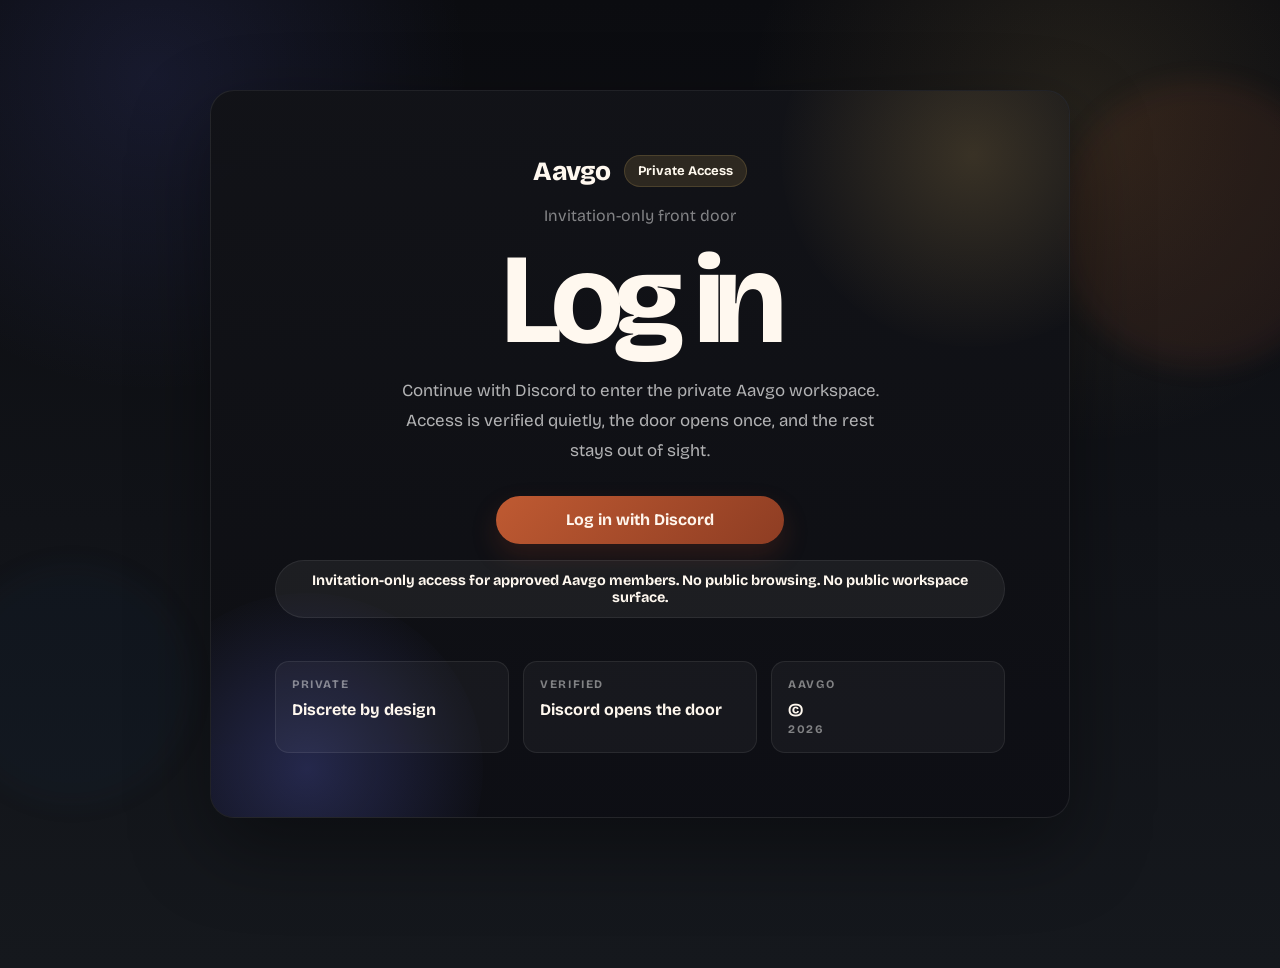
<file: index.html>
<!DOCTYPE html>
<html lang="en">
<head>
  <meta charset="UTF-8">
  <meta name="viewport" content="width=device-width, initial-scale=1.0">
  <title>Aavgo | Private Access</title>
  <meta
    name="description"
    content="Aavgo is a private hospitality operations platform. Sign in with Discord to unlock the full website."
  >
  <link rel="preconnect" href="https://fonts.googleapis.com">
  <link rel="preconnect" href="https://fonts.gstatic.com" crossorigin>
  <link
    href="https://fonts.googleapis.com/css2?family=Bricolage+Grotesque:wght@400;500;700;800&family=Instrument+Serif:ital@0;1&display=swap"
    rel="stylesheet"
  >
  <link rel="stylesheet" href="styles.css">
</head>
<body class="gateway-page-premium frontdoor-page">
  <div class="gateway-shell-premium gateway-shell-simple">
    <main class="gateway-main gateway-main-centered frontdoor-main">
      <section class="frontdoor-stage reveal reveal-in">
        <div class="login-stage-copy frontdoor-card">
          <div class="frontdoor-badge-row">
            <a class="brand brand-plain frontdoor-brand" href="/" aria-label="Aavgo home">Aavgo</a>
            <span class="dashboard-chip frontdoor-chip">Private Access</span>
          </div>

          <p class="eyebrow-light frontdoor-brow">Invitation-only front door</p>
          <h1 class="frontdoor-title">Log in</h1>
          <p class="hero-text frontdoor-copy">
            Continue with Discord to enter the private Aavgo workspace. Access is verified quietly, the door opens once, and the rest stays out of sight.
          </p>

          <div class="hero-actions hero-actions-centered frontdoor-actions">
            <a class="button button-primary frontdoor-button" href="/auth/discord/login/">Log in with Discord</a>
          </div>

          <p class="locked-note frontdoor-note">
            Invitation-only access for approved Aavgo members. No public browsing. No public workspace surface.
          </p>

          <div class="frontdoor-meta" aria-label="Access details">
            <div class="frontdoor-meta-card">
              <span>Private</span>
              <strong>Discrete by design</strong>
            </div>
            <div class="frontdoor-meta-card">
              <span>Verified</span>
              <strong>Discord opens the door</strong>
            </div>
            <div class="frontdoor-meta-card">
              <span>Aavgo</span>
              <strong>&copy; <span id="year"></span></strong>
            </div>
          </div>
        </div>
      </section>
    </main>
  </div>

  <script>
    window.AAVGO_LIVE_SIGNALS_ENDPOINT = '/api/live-signals/';
  </script>
  <script src="script.js"></script>
</body>
</html>
</file>
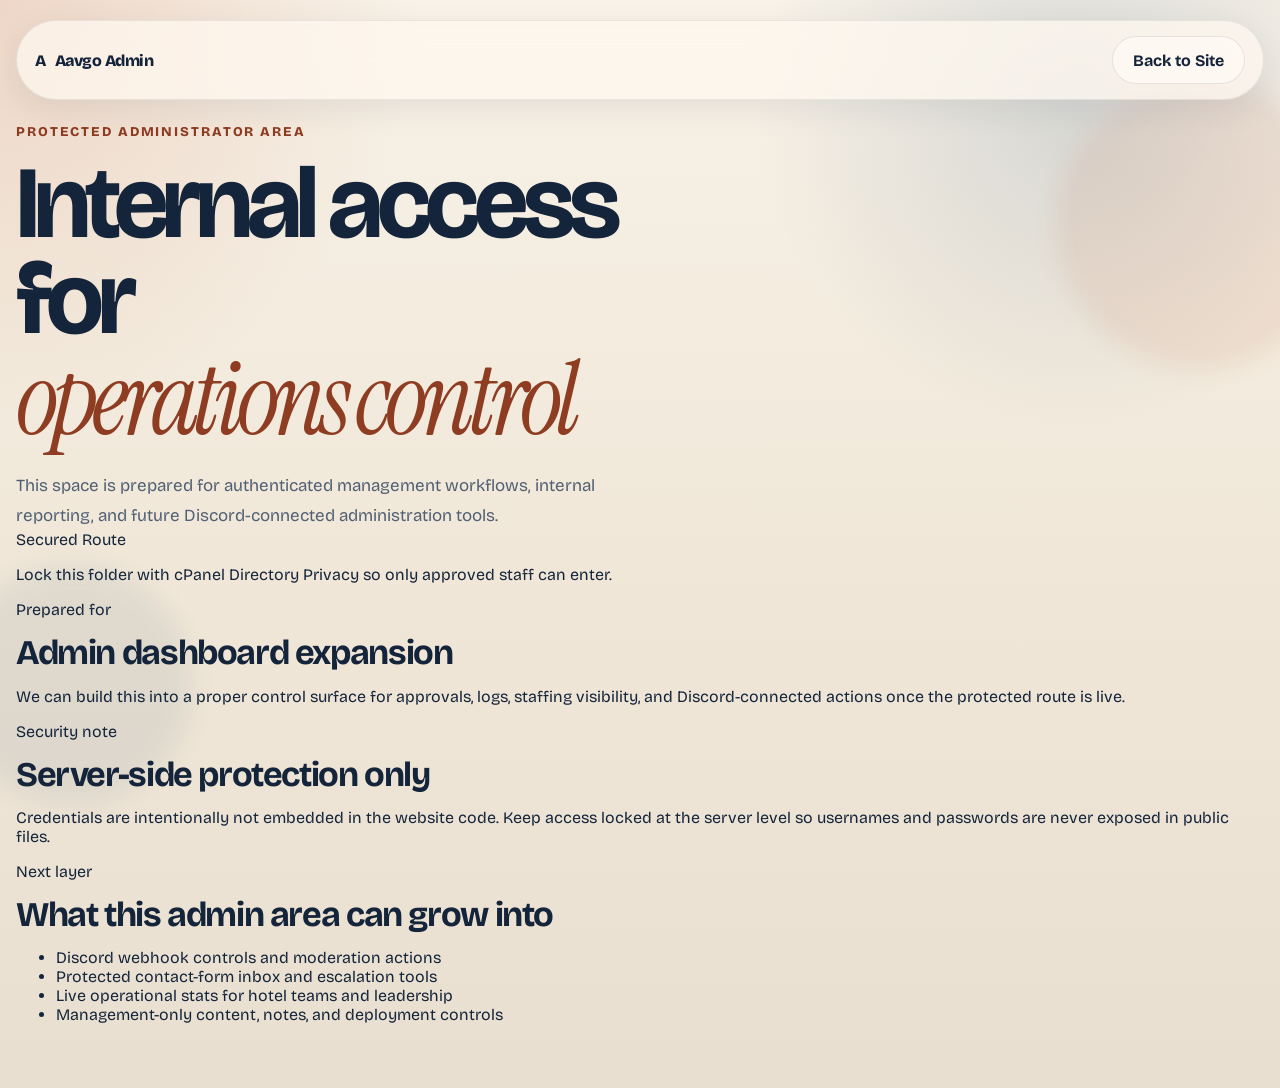
<file: admin/index.html>
<!DOCTYPE html>
<html lang="en">
<head>
  <meta charset="UTF-8">
  <meta name="viewport" content="width=device-width, initial-scale=1.0">
  <title>Aavgo Admin | Protected Access</title>
  <meta name="robots" content="noindex,nofollow,noarchive">
  <meta
    name="description"
    content="Protected Aavgo administrator area for operations management and internal controls."
  >
  <link rel="preconnect" href="https://fonts.googleapis.com">
  <link rel="preconnect" href="https://fonts.gstatic.com" crossorigin>
  <link
    href="https://fonts.googleapis.com/css2?family=Bricolage+Grotesque:wght@400;500;700;800&family=Instrument+Serif:ital@0;1&display=swap"
    rel="stylesheet"
  >
  <link rel="stylesheet" href="../styles.css">
</head>
<body class="admin-page">
  <div class="site-shell admin-shell">
    <header class="topbar">
      <a class="brand" href="../index.html" aria-label="Aavgo home">
        <span class="brand-mark">A</span>
        <span class="brand-text">Aavgo Admin</span>
      </a>
      <a class="button button-ghost" href="../index.html">Back to Site</a>
    </header>

    <main>
      <section class="admin-hero reveal reveal-in">
        <div class="admin-hero-copy">
          <p class="eyebrow">Protected administrator area</p>
          <h1>
            Internal access for
            <span class="accent-script">operations control</span>
          </h1>
          <p class="hero-text">
            This space is prepared for authenticated management workflows, internal reporting, and
            future Discord-connected administration tools.
          </p>
        </div>
        <div class="admin-hero-badge">
          <span class="pill pill-ready">Secured Route</span>
          <p>Lock this folder with cPanel Directory Privacy so only approved staff can enter.</p>
        </div>
      </section>

      <section class="admin-grid">
        <article class="admin-card reveal reveal-in">
          <p class="aside-label">Prepared for</p>
          <h2>Admin dashboard expansion</h2>
          <p>
            We can build this into a proper control surface for approvals, logs, staffing visibility,
            and Discord-connected actions once the protected route is live.
          </p>
        </article>

        <article class="admin-card reveal reveal-in">
          <p class="aside-label">Security note</p>
          <h2>Server-side protection only</h2>
          <p>
            Credentials are intentionally not embedded in the website code. Keep access locked at the
            server level so usernames and passwords are never exposed in public files.
          </p>
        </article>

        <article class="admin-card admin-card-wide reveal reveal-in">
          <p class="aside-label">Next layer</p>
          <h2>What this admin area can grow into</h2>
          <ul class="admin-list">
            <li>Discord webhook controls and moderation actions</li>
            <li>Protected contact-form inbox and escalation tools</li>
            <li>Live operational stats for hotel teams and leadership</li>
            <li>Management-only content, notes, and deployment controls</li>
          </ul>
        </article>
      </section>
    </main>
  </div>

  <script src="../script.js"></script>
</body>
</html>
</file>
<file: styles.css>
:root {
  --bg: #efe7d9;
  --bg-soft: rgba(255, 250, 242, 0.8);
  --surface: rgba(255, 250, 242, 0.78);
  --surface-strong: #fff8ef;
  --surface-dark: #16283f;
  --surface-dark-soft: rgba(22, 40, 63, 0.88);
  --ink: #14243a;
  --ink-soft: #516073;
  --ink-inverse: #fef6ee;
  --accent: #bf5a32;
  --accent-deep: #8e3d23;
  --accent-soft: rgba(191, 90, 50, 0.14);
  --teal: #1f7a69;
  --line: rgba(20, 36, 58, 0.1);
  --shadow: 0 26px 70px rgba(30, 40, 54, 0.12);
  --radius-xl: 24px;
  --radius-lg: 20px;
  --radius-md: 16px;
}

* {
  box-sizing: border-box;
}

html {
  scroll-behavior: smooth;
}

body {
  margin: 0;
  min-height: 100vh;
  font-family: "Bricolage Grotesque", "Segoe UI", sans-serif;
  color: var(--ink);
  background:
    radial-gradient(circle at top left, rgba(191, 90, 50, 0.18), transparent 25%),
    radial-gradient(circle at 84% 10%, rgba(24, 69, 108, 0.14), transparent 22%),
    linear-gradient(180deg, #f8f2e8 0%, #f0e7d8 52%, #e9dfd0 100%);
}

body::before,
body::after {
  content: "";
  position: fixed;
  z-index: -1;
  border-radius: 999px;
  filter: blur(12px);
  opacity: 0.58;
}

body::before {
  width: 18rem;
  height: 18rem;
  top: 5rem;
  right: -4rem;
  background: rgba(191, 90, 50, 0.16);
}

body::after {
  width: 15rem;
  height: 15rem;
  left: -3rem;
  bottom: 6rem;
  background: rgba(24, 69, 108, 0.12);
}

.gateway-page {
  background:
    radial-gradient(circle at top left, rgba(191, 90, 50, 0.2), transparent 24%),
    radial-gradient(circle at 78% 12%, rgba(31, 122, 105, 0.16), transparent 18%),
    linear-gradient(180deg, #fbf5eb 0%, #f1e8d9 48%, #eadfcf 100%);
}

.gateway-page-premium {
  background:
    radial-gradient(circle at 12% 8%, rgba(109, 120, 255, 0.12), transparent 22%),
    radial-gradient(circle at 84% 12%, rgba(216, 176, 95, 0.12), transparent 24%),
    linear-gradient(180deg, #0b0c10 0%, #111318 54%, #15181d 100%);
}

.workspace-page-admin {
  background:
    radial-gradient(circle at top left, rgba(20, 36, 58, 0.22), transparent 20%),
    radial-gradient(circle at 85% 12%, rgba(191, 90, 50, 0.16), transparent 22%),
    linear-gradient(180deg, #f6efe2 0%, #eee3d2 52%, #e6d9c8 100%);
}

.workspace-page-user {
  background:
    radial-gradient(circle at top left, rgba(31, 122, 105, 0.16), transparent 24%),
    radial-gradient(circle at 82% 12%, rgba(191, 90, 50, 0.14), transparent 18%),
    linear-gradient(180deg, #f5f0e4 0%, #ece3d3 52%, #e6dbc9 100%);
}

a {
  color: inherit;
  text-decoration: none;
}

.site-shell {
  width: min(1320px, calc(100% - 2rem));
  margin: 0 auto;
  padding: 1.25rem 0 3rem;
}

.topbar {
  position: sticky;
  top: 1rem;
  z-index: 20;
  display: flex;
  align-items: center;
  justify-content: space-between;
  gap: 1rem;
  margin-bottom: 1.5rem;
  padding: 0.95rem 1.1rem;
  background: rgba(255, 249, 240, 0.72);
  border: 1px solid rgba(20, 36, 58, 0.08);
  border-radius: 999px;
  backdrop-filter: blur(16px);
  box-shadow: 0 10px 32px rgba(30, 42, 61, 0.08);
}

.topbar-minimal {
  margin-bottom: 2rem;
}

.brand {
  display: inline-flex;
  align-items: center;
  gap: 0.6rem;
  font-weight: 800;
  letter-spacing: -0.03em;
}

.brand-plain {
  font-size: 1.3rem;
}

.button {
  display: inline-flex;
  align-items: center;
  justify-content: center;
  gap: 0.55rem;
  min-height: 3rem;
  padding: 0 1.25rem;
  border-radius: 999px;
  font-weight: 700;
  transition: transform 180ms ease, box-shadow 180ms ease, background 180ms ease, color 180ms ease;
}

.button:hover,
.button:focus-visible {
  transform: translateY(-1px);
}

.button-primary {
  color: #fff6ed;
  background: linear-gradient(135deg, var(--accent) 0%, var(--accent-deep) 100%);
  box-shadow: 0 12px 26px rgba(142, 57, 32, 0.24);
}

.button-secondary,
.button-ghost {
  color: var(--ink);
  background: rgba(255, 251, 245, 0.74);
  border: 1px solid rgba(20, 36, 58, 0.1);
}

.gateway-main,
.workspace-main {
  padding-bottom: 2rem;
}

.gateway-shell-simple {
  min-height: 100vh;
  display: flex;
  flex-direction: column;
}

.gateway-shell-premium {
  width: min(1380px, calc(100% - 1.5rem));
  margin: 0 auto;
  padding: 1.25rem 0 3rem;
}

.gateway-main-centered {
  flex: 1;
  display: flex;
  align-items: center;
  justify-content: center;
}

.gateway-main-premium {
  min-height: calc(100vh - 11rem);
}

.gateway-hero,
.workspace-hero,
.surface-card,
.panel-card {
  border: 1px solid var(--line);
  box-shadow: var(--shadow);
}

.gateway-hero,
.workspace-hero {
  display: grid;
  grid-template-columns: minmax(0, 1.12fr) minmax(420px, 0.88fr);
  gap: 1rem;
  align-items: stretch;
}

.gateway-copy,
.workspace-copy {
  padding: 3rem;
  border-radius: var(--radius-xl);
  background: linear-gradient(140deg, rgba(255, 251, 244, 0.94) 0%, rgba(249, 238, 223, 0.9) 100%);
}

.gateway-copy {
  position: relative;
  overflow: hidden;
}

.gateway-copy::after {
  content: "";
  position: absolute;
  width: 14rem;
  height: 14rem;
  right: -3rem;
  bottom: -4rem;
  border-radius: 50%;
  background: radial-gradient(circle, rgba(191, 90, 50, 0.2) 0%, rgba(191, 90, 50, 0) 70%);
}

.gateway-panel {
  display: grid;
  gap: 1rem;
}

.login-stage {
  width: min(1040px, 100%);
  display: grid;
  grid-template-columns: minmax(0, 1.08fr) minmax(300px, 0.72fr);
  gap: 1.15rem;
  align-items: stretch;
}

.login-stage-premium {
  width: min(1160px, 100%);
  grid-template-columns: minmax(0, 1.1fr) minmax(330px, 0.9fr);
}

.login-stage-copy {
  position: relative;
  overflow: hidden;
  display: flex;
  min-height: 34rem;
  flex-direction: column;
  align-items: center;
  justify-content: center;
  padding: clamp(2.2rem, 5vw, 4.5rem);
  text-align: center;
  border: 1px solid var(--line);
  border-radius: var(--radius-xl);
  background: linear-gradient(145deg, rgba(255, 251, 244, 0.96) 0%, rgba(246, 235, 220, 0.92) 100%);
  box-shadow: var(--shadow);
}

.login-stage-copy::before {
  content: "";
  position: absolute;
  inset: auto auto -5rem -4rem;
  width: 14rem;
  height: 14rem;
  border-radius: 50%;
  background: radial-gradient(circle, rgba(31, 122, 105, 0.18) 0%, rgba(31, 122, 105, 0) 72%);
}

.login-stage-copy::after {
  content: "";
  position: absolute;
  top: -4rem;
  right: -3rem;
  width: 16rem;
  height: 16rem;
  border-radius: 50%;
  background: radial-gradient(circle, rgba(191, 90, 50, 0.2) 0%, rgba(191, 90, 50, 0) 70%);
}

.login-stage-copy > * {
  position: relative;
  z-index: 1;
}

.login-stage-copy h1 {
  max-width: none;
  font-size: clamp(4.2rem, 11vw, 7.5rem);
}

.login-stage-copy .hero-text {
  max-width: 30rem;
  margin-top: 1rem;
}

.login-stage-panel {
  display: flex;
  min-height: 34rem;
  flex-direction: column;
  justify-content: flex-end;
  padding: clamp(1.8rem, 4vw, 2.5rem);
}

.login-stage-panel h2 {
  max-width: 11ch;
}

.login-stage-panel p {
  max-width: 22rem;
}

.gateway-topbar {
  position: sticky;
  top: 1rem;
  z-index: 10;
  display: flex;
  align-items: center;
  justify-content: space-between;
  gap: 1rem;
  padding: 1rem 1.1rem;
  border: 1px solid rgba(255, 255, 255, 0.08);
  border-radius: 999px;
  backdrop-filter: blur(16px);
  background: rgba(15, 16, 21, 0.78);
  border-color: rgba(255, 255, 255, 0.08);
  box-shadow: 0 18px 38px rgba(0, 0, 0, 0.34);
}

.gateway-topbar .brand-plain {
  color: #fff8ef;
}

.eyebrow-light,
.section-label-light {
  color: rgba(255, 255, 255, 0.48);
}

.button-secondary-dark {
  color: rgba(255, 255, 255, 0.78);
  background: rgba(255, 255, 255, 0.06);
  border-color: rgba(255, 255, 255, 0.08);
}

.gateway-page-premium .button-secondary {
  color: rgba(255, 255, 255, 0.86);
  background: rgba(255, 255, 255, 0.05);
  border-color: rgba(255, 255, 255, 0.1);
}

.gateway-page-premium .button-secondary:hover,
.gateway-page-premium .button-secondary:focus-visible {
  background: rgba(255, 255, 255, 0.09);
}

.gateway-page-premium .login-stage-copy {
  min-height: 38rem;
  border-color: rgba(255, 255, 255, 0.08);
  background: linear-gradient(180deg, rgba(18, 19, 24, 0.98) 0%, rgba(14, 15, 20, 0.96) 100%);
  box-shadow: 0 30px 80px rgba(0, 0, 0, 0.38);
}

.gateway-page-premium .login-stage-copy::before {
  width: 22rem;
  height: 22rem;
  inset: auto auto -8rem -5rem;
  background: radial-gradient(circle, rgba(109, 120, 255, 0.24) 0%, rgba(109, 120, 255, 0) 74%);
}

.gateway-page-premium .login-stage-copy::after {
  width: 24rem;
  height: 24rem;
  top: -8rem;
  right: -6rem;
  background: radial-gradient(circle, rgba(216, 176, 95, 0.2) 0%, rgba(216, 176, 95, 0) 72%);
}

.gateway-page-premium .login-stage-copy h1 {
  color: #fff8ef;
  font-size: clamp(4.6rem, 12vw, 8rem);
}

.gateway-page-premium .hero-text {
  color: rgba(255, 255, 255, 0.68);
}

.gateway-page-premium .role-band span,
.gateway-page-premium .locked-note {
  color: rgba(255, 255, 255, 0.82);
  background: rgba(255, 255, 255, 0.06);
  border: 1px solid rgba(255, 255, 255, 0.07);
}

.gateway-page-premium .locked-note {
  color: #fff8ef;
}

.login-stage-panel-premium {
  min-height: 38rem;
  justify-content: space-between;
  border-color: rgba(255, 255, 255, 0.08);
  background: linear-gradient(180deg, rgba(18, 19, 24, 0.98) 0%, rgba(12, 13, 18, 0.98) 100%);
}

.login-stage-panel-premium h2 {
  max-width: 12ch;
}

.login-route-stack {
  display: grid;
  gap: 0.95rem;
  width: 100%;
  margin-top: 1.2rem;
}

.login-route-card {
  padding: 1rem;
  border-radius: 22px;
  border: 1px solid rgba(255, 255, 255, 0.07);
  background: rgba(255, 255, 255, 0.04);
}

.login-route-label {
  display: inline-flex;
  margin-bottom: 0.7rem;
  color: rgba(255, 255, 255, 0.5);
  font-size: 0.78rem;
  font-weight: 800;
  letter-spacing: 0.16em;
  text-transform: uppercase;
}

.login-route-card strong {
  display: block;
  color: #fff8ef;
  line-height: 1.2;
}

.login-route-card p {
  margin: 0.55rem 0 0;
  color: rgba(255, 255, 255, 0.62);
  line-height: 1.62;
}

.access-strip {
  padding-top: 1rem;
}

.panel-card,
.surface-card,
.workspace-panel {
  padding: 1.65rem;
  border-radius: var(--radius-lg);
  background: var(--surface);
}

.panel-card-dark,
.workspace-panel-dark {
  color: var(--ink-inverse);
  background: linear-gradient(180deg, #193150 0%, #10263d 100%);
}

.panel-card-dark p,
.workspace-panel-dark p,
.workspace-panel-dark .section-label {
  color: rgba(255, 248, 240, 0.8);
}

.workspace-panel-soft {
  background: linear-gradient(180deg, rgba(31, 122, 105, 0.14) 0%, rgba(255, 250, 242, 0.84) 100%);
}

.eyebrow,
.section-label,
.metric-kicker {
  margin: 0 0 1rem;
  font-size: 0.84rem;
  font-weight: 800;
  letter-spacing: 0.14em;
  text-transform: uppercase;
  color: var(--accent-deep);
}

h1,
h2,
h3,
strong {
  margin: 0;
}

h1 {
  max-width: 10ch;
  font-size: clamp(3.5rem, 8vw, 6.4rem);
  line-height: 0.93;
  letter-spacing: -0.06em;
}

h2 {
  font-size: clamp(1.4rem, 2.7vw, 2.35rem);
  line-height: 1.02;
  letter-spacing: -0.04em;
}

.accent-script {
  display: inline-block;
  margin-top: 0.35rem;
  font-family: "Instrument Serif", Georgia, serif;
  font-style: italic;
  font-weight: 400;
  color: var(--accent-deep);
}

.hero-text,
.surface-card p,
.panel-card p,
.workspace-panel p,
.footer {
  color: var(--ink-soft);
}

.hero-text {
  max-width: 60ch;
  margin: 1.4rem 0 0;
  font-size: 1.06rem;
  line-height: 1.75;
}

.panel-card-dark h2 {
  max-width: 9ch;
  font-size: clamp(2.15rem, 4vw, 3.5rem);
  line-height: 0.96;
  letter-spacing: -0.05em;
}

.panel-card-dark p {
  max-width: 34rem;
  font-size: 1rem;
  line-height: 1.7;
}

.hero-actions {
  display: flex;
  flex-wrap: wrap;
  gap: 0.9rem;
  margin-top: 2rem;
}

.hero-actions-centered {
  justify-content: center;
}

.role-band {
  display: flex;
  flex-wrap: wrap;
  gap: 0.75rem;
  margin-top: 1.7rem;
}

.role-band-centered {
  justify-content: center;
  max-width: 40rem;
}

.role-band-compact {
  margin-top: 1.45rem;
}

.role-band span,
.locked-note {
  padding: 0.7rem 1rem;
  border-radius: 999px;
  background: rgba(20, 36, 58, 0.05);
  color: var(--ink);
  font-size: 0.9rem;
}

.locked-note {
  display: inline-flex;
  margin-top: 1rem;
  font-weight: 700;
}

.section-label {
  margin-bottom: 0.8rem;
}

.hero-metric {
  display: block;
  font-size: clamp(2rem, 5vw, 3.6rem);
  letter-spacing: -0.05em;
  line-height: 0.92;
}

.access-grid,
.workspace-grid,
.metric-grid {
  display: grid;
  gap: 1rem;
}

.access-grid {
  grid-template-columns: repeat(3, minmax(0, 1fr));
}

.workspace-grid {
  grid-template-columns: repeat(3, minmax(0, 1fr));
  padding-top: 1.5rem;
}

.surface-card-wide {
  grid-column: span 3;
}

.metric-grid {
  grid-template-columns: repeat(2, minmax(0, 1fr));
  margin-top: 1.2rem;
}

.access-grid .surface-card {
  min-height: 18rem;
  display: flex;
  flex-direction: column;
  justify-content: flex-start;
}

.access-grid .surface-card h2 {
  margin-bottom: 0.75rem;
  font-size: clamp(2rem, 4vw, 3rem);
}

.access-grid .surface-card p {
  margin: 0;
  max-width: 22ch;
  font-size: 1.03rem;
  line-height: 1.65;
}

.metric-card {
  padding: 1rem;
  border-radius: var(--radius-md);
  background: rgba(20, 36, 58, 0.05);
}

.metric-card strong {
  display: block;
  margin-top: 0.45rem;
  font-size: 1.2rem;
}

.list-clean {
  margin: 1rem 0 0;
  padding-left: 1.15rem;
  color: var(--ink-soft);
  line-height: 1.9;
}

.gateway-footer {
  padding-top: 1rem;
}

.footer {
  display: flex;
  flex-wrap: wrap;
  justify-content: space-between;
  gap: 0.8rem;
  padding: 1.8rem 0 0;
  font-size: 0.95rem;
}

.workspace-dashboard {
  padding: 0;
  color: #f7f1ea;
}

.workspace-dashboard::before {
  width: 26rem;
  height: 26rem;
  top: -4rem;
  right: -6rem;
  opacity: 0.34;
  filter: blur(34px);
}

.workspace-dashboard::after {
  width: 22rem;
  height: 22rem;
  left: -5rem;
  bottom: -4rem;
  opacity: 0.3;
  filter: blur(34px);
}

.workspace-dashboard.workspace-page-admin {
  --workspace-accent: #97a0ad;
  --workspace-accent-soft: rgba(151, 160, 173, 0.14);
  --workspace-secondary: #66707e;
  background:
    radial-gradient(circle at 12% 8%, rgba(151, 160, 173, 0.03), transparent 22%),
    radial-gradient(circle at 85% 12%, rgba(102, 112, 126, 0.03), transparent 24%),
    linear-gradient(180deg, #0c0e12 0%, #12141a 54%, #16181e 100%);
}

.workspace-dashboard.workspace-page-user {
  --workspace-accent: #78b3a1;
  --workspace-accent-soft: rgba(120, 179, 161, 0.16);
  --workspace-secondary: #8093ff;
  background:
    radial-gradient(circle at 10% 8%, rgba(120, 179, 161, 0.04), transparent 24%),
    radial-gradient(circle at 84% 12%, rgba(128, 147, 255, 0.04), transparent 22%),
    linear-gradient(180deg, #0c0f12 0%, #12161a 54%, #15181d 100%);
}

.workspace-dashboard.workspace-page-access {
  --workspace-accent: #d8b05f;
  --workspace-accent-soft: rgba(216, 176, 95, 0.18);
  --workspace-secondary: #8093ff;
  background:
    radial-gradient(circle at 12% 8%, rgba(109, 120, 255, 0.14), transparent 22%),
    radial-gradient(circle at 84% 12%, rgba(216, 176, 95, 0.12), transparent 24%),
    linear-gradient(180deg, #090b10 0%, #101219 54%, #14171c 100%);
}

.access-frontdoor {
  min-height: 100vh;
  min-height: 100dvh;
  display: grid;
  place-items: center;
  padding: clamp(1rem, 2vw, 1.8rem);
}

.access-frontdoor-card {
  position: relative;
  overflow: hidden;
  width: min(760px, 100%);
  min-height: min(34rem, calc(100dvh - 3.6rem));
  display: flex;
  flex-direction: column;
  justify-content: center;
  align-items: center;
  gap: 1.8rem;
  padding: clamp(1.6rem, 3vw, 2.8rem);
  border-radius: 20px;
  border: 1px solid rgba(255, 255, 255, 0.08);
  background:
    radial-gradient(circle at 16% 18%, rgba(109, 120, 255, 0.12), transparent 24%),
    radial-gradient(circle at 84% 18%, rgba(216, 176, 95, 0.12), transparent 28%),
    linear-gradient(180deg, rgba(14, 16, 22, 0.98) 0%, rgba(11, 13, 18, 0.98) 100%);
  box-shadow: 0 30px 80px rgba(0, 0, 0, 0.42);
}

.access-frontdoor-card::before {
  content: "";
  position: absolute;
  inset: 0;
  background-image: radial-gradient(rgba(255, 255, 255, 0.14) 0.72px, transparent 0.72px);
  background-size: 16px 16px;
  opacity: 0.16;
  mask: linear-gradient(180deg, rgba(0, 0, 0, 0.88) 0%, rgba(0, 0, 0, 0.3) 100%);
}

.access-frontdoor-card > * {
  position: relative;
  z-index: 1;
}

.access-frontdoor-badge-row {
  display: inline-flex;
  align-items: center;
  justify-content: center;
  flex-wrap: wrap;
  gap: 0.85rem;
}

.access-frontdoor-brand {
  font-size: 1.65rem;
}

.access-frontdoor-chip {
  padding-inline: 1rem;
  color: #fff9ee;
  background: rgba(216, 176, 95, 0.14);
  border-color: rgba(216, 176, 95, 0.18);
}

.access-frontdoor-core {
  width: min(560px, 100%);
  text-align: center;
}

.access-frontdoor-breadcrumb {
  justify-content: center;
}

.access-frontdoor-title {
  margin: 1rem 0 0;
  color: #fff8ef;
  font-size: clamp(4.3rem, 13vw, 8.4rem);
  line-height: 0.9;
  letter-spacing: -0.08em;
}

.access-frontdoor-copy {
  max-width: 34rem;
  margin: 1.25rem auto 0;
  color: rgba(255, 255, 255, 0.68);
  font-size: 1.05rem;
  line-height: 1.8;
}

.access-frontdoor-actions {
  display: flex;
  justify-content: center;
  margin-top: 2rem;
}

.access-frontdoor-button {
  min-width: 18rem;
  min-height: 3.5rem;
  font-size: 1rem;
}

.access-frontdoor-note {
  max-width: 33rem;
  margin: 1.05rem auto 0;
  color: rgba(255, 255, 255, 0.48);
  font-size: 0.9rem;
  line-height: 1.65;
}

.access-frontdoor-meta {
  display: grid;
  grid-template-columns: repeat(3, minmax(0, 1fr));
  gap: 0.85rem;
  width: 100%;
  margin-top: 1.9rem;
}

.access-frontdoor-detail {
  min-width: 0;
  padding: 0.95rem 1rem;
  border-radius: 12px;
  border: 1px solid rgba(255, 255, 255, 0.07);
  background: rgba(255, 255, 255, 0.03);
}

.access-frontdoor-detail span {
  display: block;
  color: rgba(255, 255, 255, 0.42);
  font-size: 0.72rem;
  font-weight: 700;
  letter-spacing: 0.14em;
  text-transform: uppercase;
}

.access-frontdoor-detail strong {
  display: block;
  margin-top: 0.42rem;
  color: #fff8ef;
  font-size: 0.98rem;
  line-height: 1.4;
}

.dashboard-shell {
  width: 100%;
  min-height: 100vh;
  margin: 0;
  padding: 0;
  display: grid;
  grid-template-columns: 264px minmax(0, 1fr);
  gap: 1.2rem;
  align-items: start;
}

.dashboard-shell-roomy {
  width: 100%;
  grid-template-columns: 300px minmax(0, 1fr);
  gap: 1.35rem;
}

.dashboard-shell-access {
  align-items: stretch;
}

.dashboard-sidebar,
.dashboard-panel,
.dashboard-stat-card,
.dashboard-hero-card {
  border: 1px solid rgba(255, 255, 255, 0.07);
  box-shadow: 0 18px 44px rgba(0, 0, 0, 0.28);
}

.dashboard-sidebar {
  position: sticky;
  top: 0;
  align-self: stretch;
  display: flex;
  width: 100%;
  min-height: 100vh;
  flex-direction: column;
  gap: 1rem;
  padding: 1.2rem 1.1rem;
  border-radius: 0 18px 18px 0;
  border-left: none;
  background: linear-gradient(180deg, rgba(17, 18, 22, 0.98) 0%, rgba(14, 15, 20, 0.96) 100%);
  transition:
    width 240ms ease,
    min-width 240ms ease,
    padding 240ms ease,
    gap 240ms ease,
    border-radius 240ms ease,
    box-shadow 240ms ease,
    background 240ms ease;
}

.dashboard-brand {
  display: inline-flex;
  align-items: center;
  font-size: 1.45rem;
  font-weight: 800;
  letter-spacing: -0.05em;
  color: #fff8ef;
  transition: opacity 180ms ease, transform 180ms ease, max-height 180ms ease, margin 180ms ease;
}

.dashboard-profile-card,
.dashboard-command-box,
.dashboard-side-note {
  padding: 1rem;
  border-radius: 18px;
  background: rgba(255, 255, 255, 0.04);
  border: 1px solid rgba(255, 255, 255, 0.07);
}

.dashboard-profile-card {
  display: flex;
  align-items: center;
  gap: 0.85rem;
}

.dashboard-profile-card-plain {
  display: block;
}

.dashboard-profile-copy {
  display: grid;
  gap: 0.2rem;
}

.dashboard-avatar {
  width: 3rem;
  height: 3rem;
  display: inline-flex;
  align-items: center;
  justify-content: center;
  border-radius: 14px;
  background: linear-gradient(135deg, var(--workspace-accent) 0%, rgba(255, 255, 255, 0.14) 100%);
  color: #0e1014;
  font-size: 1.2rem;
  font-weight: 800;
}

.dashboard-profile-copy strong,
.dashboard-side-note h3,
.dashboard-command-box strong {
  display: block;
  color: #fff8f0;
}

.dashboard-profile-copy strong {
  font-size: 1rem;
}

.dashboard-profile-copy p,
.dashboard-side-note p,
.dashboard-command-box p {
  margin: 0.35rem 0 0;
  color: rgba(255, 255, 255, 0.6);
  line-height: 1.55;
  transition: opacity 180ms ease, transform 180ms ease, max-height 180ms ease, margin 180ms ease, padding 180ms ease;
}

.dashboard-sidebar-meta {
  display: flex;
  flex-wrap: wrap;
  gap: 0.6rem;
}

.dashboard-chip {
  display: inline-flex;
  align-items: center;
  padding: 0.45rem 0.8rem;
  border-radius: 999px;
  border: 1px solid rgba(255, 255, 255, 0.08);
  background: rgba(255, 255, 255, 0.04);
  color: rgba(255, 255, 255, 0.76);
  font-size: 0.82rem;
  font-weight: 700;
}

.dashboard-chip-accent {
  color: #fff8ef;
  background: var(--workspace-accent-soft);
  border-color: rgba(255, 255, 255, 0.06);
}

.dashboard-command-label,
.dashboard-kicker,
.dashboard-breadcrumb {
  margin: 0;
  color: rgba(255, 255, 255, 0.44);
  font-size: 0.76rem;
  font-weight: 700;
  letter-spacing: 0.16em;
  text-transform: uppercase;
}

.dashboard-command-box strong {
  margin-top: 0.55rem;
  line-height: 1.45;
}

.dashboard-nav {
  display: grid;
  gap: 0.65rem;
  margin-top: 0.15rem;
}

.dashboard-nav-link,
.dashboard-toolbar-link {
  display: inline-flex;
  align-items: center;
  gap: 0.65rem;
  min-height: 3.05rem;
  padding: 0 1rem;
  border-radius: 12px;
  border: 1px solid rgba(255, 255, 255, 0.08);
  background: rgba(255, 255, 255, 0.03);
  color: rgba(255, 255, 255, 0.76);
  font-weight: 700;
  cursor: pointer;
  transition:
    transform 180ms ease,
    background 180ms ease,
    border-color 180ms ease,
    color 180ms ease,
    opacity 180ms ease,
    width 240ms ease,
    padding 240ms ease,
    gap 240ms ease;
}

.dashboard-toolbar-link.dashboard-toolbar-toggle {
  gap: 0.5rem;
  text-transform: uppercase;
  letter-spacing: 0.12em;
  font-size: 0.72rem;
}

.dashboard-nav-link:hover,
.dashboard-nav-link:focus-visible,
.dashboard-toolbar-link:hover,
.dashboard-toolbar-link:focus-visible {
  transform: translateY(-1px);
  background: rgba(255, 255, 255, 0.06);
  color: #fff8ef;
}

.dashboard-nav-link.is-active {
  color: #fff8ef;
  background: rgba(255, 255, 255, 0.08);
  border-color: rgba(255, 255, 255, 0.12);
  box-shadow: inset 0 0 0 1px rgba(255, 255, 255, 0.03);
}

.dashboard-side-note {
  margin-top: auto;
}

.dashboard-side-note h3 {
  margin: 0.7rem 0 0;
  font-size: 1.35rem;
  line-height: 1.05;
}

.dashboard-nav-link {
  justify-content: flex-start;
}

.dashboard-nav-emoji {
  flex: 0 0 auto;
  width: 1.35rem;
  text-align: center;
  font-size: 1rem;
  line-height: 1;
}

.dashboard-sidebar-shortcuts {
  display: grid;
  gap: 0.35rem;
}

.dashboard-sidebar-shortcuts-panel {
  display: grid;
  gap: 0.35rem;
  padding-left: 0.28rem;
  max-height: 0;
  opacity: 0;
  transform: translateY(-0.25rem);
  overflow: hidden;
  transition:
    max-height 260ms ease,
    opacity 200ms ease,
    transform 220ms ease;
}

.dashboard-sidebar-shortcuts.is-open .dashboard-sidebar-shortcuts-panel {
  max-height: 8.5rem;
  opacity: 1;
  transform: translateY(0);
}

.dashboard-sidebar-shortcut-toggle,
.dashboard-sidebar-shortcut {
  position: relative;
}

.dashboard-sidebar-shortcut-toggle {
  padding-right: 2.15rem;
}

.dashboard-sidebar-shortcut-toggle::after {
  content: "";
  position: absolute;
  right: 0.9rem;
  top: 50%;
  width: 0.5rem;
  height: 0.5rem;
  border-right: 2px solid rgba(255, 248, 239, 0.82);
  border-bottom: 2px solid rgba(255, 248, 239, 0.82);
  transform: translateY(-60%) rotate(45deg);
  transition: transform 220ms ease, opacity 220ms ease;
  opacity: 0.72;
}

.dashboard-sidebar-shortcuts.is-open .dashboard-sidebar-shortcut-toggle::after {
  transform: translateY(-42%) rotate(225deg);
}

.dashboard-sidebar-shortcut {
  min-height: 2.55rem;
  padding: 0 0.9rem 0 2.95rem;
  border-radius: 11px;
  justify-content: flex-start;
  font-size: 0.9rem;
  color: rgba(255, 255, 255, 0.8);
  background: rgba(255, 255, 255, 0.02);
}

.dashboard-sidebar-shortcut::before {
  left: 0.9rem;
}

.dashboard-sidebar-shortcut-toggle::before {
  --dashboard-nav-icon: url("data:image/svg+xml,%3Csvg xmlns='http://www.w3.org/2000/svg' viewBox='0 0 24 24' fill='none' stroke='%23000' stroke-width='1.8' stroke-linecap='round' stroke-linejoin='round'%3E%3Crect x='3.5' y='4.5' width='17' height='15' rx='3.5'/%3E%3Cpath d='M8 8h8'/%3E%3Cpath d='M8 12h8'/%3E%3Cpath d='M8 16h8'/%3E%3C/svg%3E");
}

.dashboard-sidebar-shortcut[data-hours-view="full-hours"]::before {
  --dashboard-nav-icon: url("data:image/svg+xml,%3Csvg xmlns='http://www.w3.org/2000/svg' viewBox='0 0 24 24' fill='none' stroke='%23000' stroke-width='1.8' stroke-linecap='round' stroke-linejoin='round'%3E%3Crect x='4' y='5' width='16' height='14' rx='3'/%3E%3Cpath d='M8 5v14'/%3E%3Cpath d='M4 9h16'/%3E%3Cpath d='M4 13h16'/%3E%3C/svg%3E");
}

.dashboard-sidebar-shortcut[data-hours-view="hotel-lanes"]::before {
  --dashboard-nav-icon: url("data:image/svg+xml,%3Csvg xmlns='http://www.w3.org/2000/svg' viewBox='0 0 24 24' fill='none' stroke='%23000' stroke-width='1.8' stroke-linecap='round' stroke-linejoin='round'%3E%3Cpath d='M4 18V8.5A2.5 2.5 0 0 1 6.5 6h11A2.5 2.5 0 0 1 20 8.5V18'/%3E%3Cpath d='M8 18v-5h8v5'/%3E%3Cpath d='M8 11h8'/%3E%3C/svg%3E");
}

.dashboard-sidebar-glance {
  position: relative;
  overflow: hidden;
  display: grid;
  gap: 0.8rem;
  padding: 1rem 1rem 1.05rem;
  border-radius: 18px;
  border: 1px solid rgba(255, 255, 255, 0.08);
  background: linear-gradient(180deg, rgba(255, 255, 255, 0.045) 0%, rgba(255, 255, 255, 0.02) 100%);
  box-shadow:
    inset 0 0 0 1px rgba(255, 255, 255, 0.02),
    0 16px 28px rgba(0, 0, 0, 0.12);
  animation: sidebarGlancePulse 8s ease-in-out infinite;
}

.dashboard-sidebar-glance::after {
  content: "";
  position: absolute;
  width: 8.75rem;
  height: 8.75rem;
  right: -3.5rem;
  bottom: -4rem;
  border-radius: 50%;
  background: radial-gradient(circle, rgba(171, 114, 255, 0.16) 0%, rgba(171, 114, 255, 0) 72%);
  pointer-events: none;
}

.dashboard-sidebar-glance-head {
  display: flex;
  align-items: center;
  gap: 0.45rem;
}

.dashboard-sidebar-glance-dot {
  width: 0.52rem;
  height: 0.52rem;
  border-radius: 999px;
  background: linear-gradient(180deg, rgba(171, 114, 255, 0.95) 0%, rgba(117, 79, 228, 0.8) 100%);
  box-shadow: 0 0 0 0 rgba(171, 114, 255, 0.34);
  animation: sidebarGlanceDot 2.8s ease-in-out infinite;
}

.dashboard-sidebar-glance strong {
  position: relative;
  z-index: 1;
  display: block;
  color: #fff8ef;
  font-size: 1.08rem;
  line-height: 1.25;
  letter-spacing: -0.03em;
}

.dashboard-sidebar-glance-grid {
  position: relative;
  z-index: 1;
  display: grid;
  gap: 0.3rem;
  margin: 0;
}

.dashboard-sidebar-glance-grid div {
  display: flex;
  align-items: baseline;
  justify-content: space-between;
  gap: 0.6rem;
  padding-top: 0.42rem;
  border-top: 1px solid rgba(255, 255, 255, 0.06);
}

.dashboard-sidebar-glance-grid div:first-child {
  padding-top: 0;
  border-top: 0;
}

.dashboard-sidebar-glance-grid dt {
  color: rgba(255, 255, 255, 0.42);
  font-size: 0.68rem;
  font-weight: 800;
  letter-spacing: 0.14em;
  text-transform: uppercase;
}

.dashboard-sidebar-glance-grid dd {
  margin: 0;
  color: rgba(255, 248, 239, 0.92);
  font-size: 0.88rem;
  font-weight: 700;
  text-align: right;
}

@keyframes sidebarGlanceDot {
  0%,
  100% {
    transform: scale(1);
    box-shadow: 0 0 0 0 rgba(171, 114, 255, 0.24);
  }

  50% {
    transform: scale(1.1);
    box-shadow: 0 0 0 0.45rem rgba(171, 114, 255, 0);
  }
}

@keyframes sidebarGlancePulse {
  0%,
  100% {
    transform: translateY(0);
  }

  50% {
    transform: translateY(-1px);
  }
}

.dashboard-toolbar-link {
  justify-content: center;
}

.dashboard-main {
  min-width: 0;
  display: flex;
  flex-direction: column;
  gap: 1.45rem;
  padding: 1rem 1.25rem 1.25rem 0;
}

.dashboard-header {
  display: flex;
  align-items: flex-start;
  justify-content: space-between;
  gap: 1.45rem;
  padding: 0.3rem 0.15rem 0.1rem;
}

.dashboard-title {
  max-width: 18ch;
  margin-top: 0.35rem;
  font-size: clamp(2.5rem, 5vw, 4.3rem);
  line-height: 0.95;
  letter-spacing: -0.06em;
  color: #fff8ef;
}

.dashboard-title-access {
  max-width: none;
  font-size: clamp(4rem, 10vw, 7rem);
}

.dashboard-subtitle {
  max-width: 54rem;
  margin: 0.85rem 0 0;
  color: rgba(255, 255, 255, 0.62);
  font-size: 1rem;
  line-height: 1.72;
}

.dashboard-subtitle-access {
  max-width: 44rem;
}

.dashboard-toolbar {
  display: flex;
  flex-wrap: wrap;
  gap: 0.65rem;
  justify-content: flex-end;
}

.dashboard-hero-card {
  position: relative;
  overflow: hidden;
  padding: 1.45rem;
  border-radius: 24px;
  background: linear-gradient(180deg, rgba(18, 19, 24, 0.98) 0%, rgba(14, 15, 19, 0.96) 100%);
}

.dashboard-hero-card::before {
  content: "";
  position: absolute;
  inset: 0;
  background-image: radial-gradient(rgba(255, 255, 255, 0.18) 0.7px, transparent 0.7px);
  background-size: 14px 14px;
  opacity: 0.18;
  mask: linear-gradient(180deg, rgba(0, 0, 0, 0.94) 0%, rgba(0, 0, 0, 0.24) 100%);
}

.dashboard-hero-card::after {
  content: "";
  position: absolute;
  width: 18rem;
  height: 18rem;
  right: -6rem;
  top: -6rem;
  border-radius: 50%;
  background: radial-gradient(circle, var(--workspace-accent-soft) 0%, rgba(255, 255, 255, 0) 72%);
}

.dashboard-hero-grid {
  position: relative;
  z-index: 1;
  display: grid;
  grid-template-columns: minmax(0, 1.2fr) minmax(260px, 0.78fr);
  gap: 1.2rem;
  align-items: end;
}

.dashboard-hero-grid-access {
  align-items: stretch;
}

.dashboard-hero-title {
  max-width: 13ch;
  color: #fff9f1;
  font-size: clamp(1.9rem, 4vw, 3.45rem);
  line-height: 0.98;
  letter-spacing: -0.05em;
}

.dashboard-hero-title-access {
  max-width: 12ch;
}

.dashboard-hero-copy {
  max-width: 40rem;
  margin: 0.95rem 0 0;
  color: rgba(255, 255, 255, 0.64);
  line-height: 1.75;
}

.dashboard-hero-aside {
  padding: 1.1rem;
  border-radius: 18px;
  background: linear-gradient(180deg, rgba(255, 255, 255, 0.06) 0%, rgba(255, 255, 255, 0.03) 100%);
  border: 1px solid rgba(255, 255, 255, 0.08);
}

.dashboard-hero-aside strong {
  display: block;
  margin-top: 0.9rem;
  color: #fff8ef;
  font-size: 1.35rem;
  line-height: 1.08;
}

.dashboard-hero-aside p {
  margin: 0.65rem 0 0;
  color: rgba(255, 255, 255, 0.62);
  line-height: 1.7;
}

.dashboard-access-copy {
  display: flex;
  flex-direction: column;
  justify-content: center;
}

.dashboard-access-hero {
  min-height: 34rem;
}

.dashboard-hero-aside-access {
  display: flex;
  flex-direction: column;
  justify-content: space-between;
}

.dashboard-route-grid {
  display: grid;
  gap: 0.9rem;
  margin-top: 1.2rem;
}

.dashboard-route-card {
  padding: 1rem;
  border-radius: 16px;
  background: rgba(255, 255, 255, 0.05);
  border: 1px solid rgba(255, 255, 255, 0.07);
}

.dashboard-route-label {
  display: inline-flex;
  margin-bottom: 0.7rem;
  color: rgba(255, 255, 255, 0.5);
  font-size: 0.78rem;
  font-weight: 800;
  letter-spacing: 0.16em;
  text-transform: uppercase;
}

.dashboard-route-card strong {
  display: block;
  color: #fff8ef;
  line-height: 1.24;
}

.dashboard-route-card p {
  margin: 0.55rem 0 0;
  color: rgba(255, 255, 255, 0.62);
  line-height: 1.62;
}

.dashboard-stat-grid {
  display: grid;
  grid-template-columns: repeat(4, minmax(0, 1fr));
  gap: 1.15rem;
}

.dashboard-stat-grid-balanced {
  grid-template-columns: repeat(2, minmax(0, 1fr));
}

.dashboard-stat-card {
  display: flex;
  min-height: 7.9rem;
  flex-direction: column;
  justify-content: flex-end;
  padding: 1.2rem 1.2rem;
  border-radius: 16px;
  background: linear-gradient(180deg, rgba(18, 19, 24, 0.98) 0%, rgba(15, 16, 20, 0.96) 100%);
}

.dashboard-stat-card p {
  margin: 0 0 0.6rem;
  color: rgba(255, 255, 255, 0.54);
  font-size: 0.9rem;
}

.dashboard-stat-card strong {
  color: #fff8ef;
  font-size: clamp(1.9rem, 4vw, 2.75rem);
  line-height: 0.95;
  letter-spacing: -0.05em;
}

.dashboard-stat-card span {
  margin-top: 0.55rem;
  color: rgba(255, 255, 255, 0.6);
  line-height: 1.55;
}

.dashboard-content-grid {
  display: grid;
  grid-template-columns: minmax(0, 1.55fr) minmax(320px, 0.85fr);
  gap: 1.35rem;
  align-items: start;
}

.dashboard-content-grid-bottom {
  grid-template-columns: minmax(0, 1.45fr) minmax(300px, 0.95fr);
}

.dashboard-stack {
  display: grid;
  gap: 1.2rem;
}

.dashboard-panel {
  padding: 1.45rem;
  border-radius: 18px;
  background: linear-gradient(180deg, rgba(18, 19, 24, 0.98) 0%, rgba(15, 16, 20, 0.96) 100%);
}

.dashboard-panel-heading {
  display: flex;
  align-items: flex-start;
  justify-content: space-between;
  gap: 1rem;
  margin-bottom: 1rem;
}

.dashboard-panel h2 {
  color: #fff8ef;
  font-size: clamp(1.25rem, 2.5vw, 1.9rem);
  line-height: 1.02;
}

.dashboard-panel-copy {
  margin: 0;
  color: rgba(255, 255, 255, 0.64);
  line-height: 1.72;
}

.dashboard-chart-surface {
  position: relative;
  height: 17rem;
  margin-top: 0.8rem;
  overflow: hidden;
  border-radius: 18px;
  border: 1px solid rgba(255, 255, 255, 0.06);
  background: linear-gradient(180deg, rgba(255, 255, 255, 0.03) 0%, rgba(255, 255, 255, 0.015) 100%);
}

.dashboard-chart-surface::before {
  content: "";
  position: absolute;
  inset: 0;
  background-image: radial-gradient(rgba(255, 255, 255, 0.12) 0.8px, transparent 0.8px);
  background-size: 10px 10px;
  mask: linear-gradient(180deg, transparent 0%, rgba(0, 0, 0, 0.9) 18%, rgba(0, 0, 0, 0.9) 75%, transparent 100%);
  opacity: 0.36;
}

.dashboard-chart-surface::after {
  content: "";
  position: absolute;
  inset: auto 0 0;
  height: 55%;
  background: linear-gradient(180deg, rgba(255, 255, 255, 0) 0%, rgba(255, 255, 255, 0.025) 100%);
}

.dashboard-line-chart {
  position: absolute;
  inset: 0;
  z-index: 1;
  width: 100%;
  height: 100%;
}

.dashboard-axis {
  display: flex;
  justify-content: space-between;
  margin-top: 0.85rem;
  color: rgba(255, 255, 255, 0.44);
  font-size: 0.82rem;
}

.dashboard-task-list,
.dashboard-control-list {
  display: grid;
  gap: 0.8rem;
}

.dashboard-task-item,
.dashboard-control-item,
.dashboard-message-card {
  padding: 1rem;
  border-radius: 16px;
  border: 1px solid rgba(255, 255, 255, 0.06);
  background: rgba(255, 255, 255, 0.03);
}

.dashboard-task-item strong,
.dashboard-control-item strong,
.dashboard-message-card strong {
  display: block;
  color: #fff8ef;
}

.dashboard-task-item span,
.dashboard-control-item span,
.dashboard-message-card p {
  display: block;
  margin-top: 0.45rem;
  color: rgba(255, 255, 255, 0.6);
  line-height: 1.58;
}

.dashboard-progress {
  height: 8px;
  margin-top: 1rem;
  overflow: hidden;
  border-radius: 999px;
  background: rgba(255, 255, 255, 0.08);
}

.dashboard-progress span {
  display: block;
  height: 100%;
  border-radius: 999px;
  background: linear-gradient(90deg, var(--workspace-accent) 0%, var(--workspace-secondary) 100%);
}

.dashboard-action-row {
  display: flex;
  flex-wrap: wrap;
  gap: 0.65rem;
  margin-top: 1rem;
}

.dashboard-action-pill {
  display: inline-flex;
  align-items: center;
  padding: 0.72rem 0.98rem;
  border-radius: 14px;
  border: 1px solid rgba(255, 255, 255, 0.08);
  background: rgba(255, 255, 255, 0.04);
  color: #f7f1ea;
  font-size: 0.9rem;
  font-weight: 700;
}

.dashboard-shell-message {
  align-items: center;
}

.dashboard-message-hero {
  min-height: 26rem;
  display: flex;
  flex-direction: column;
  justify-content: center;
}

.dashboard-title-message {
  max-width: 12ch;
}

.dashboard-action-row-message {
  margin-top: 1.5rem;
}

.workspace-page-access .hero-actions {
  margin-top: 1.7rem;
}

.workspace-page-access .role-band-dashboard {
  margin-top: 1.6rem;
}

.workspace-page-access .role-band span,
.workspace-page-access .locked-note-dashboard {
  color: rgba(255, 255, 255, 0.84);
  background: rgba(255, 255, 255, 0.06);
  border: 1px solid rgba(255, 255, 255, 0.08);
}

.workspace-page-access .locked-note-dashboard {
  display: inline-flex;
  width: fit-content;
  margin-top: 1rem;
  color: #fff8ef;
}

.dashboard-shell-operations {
  grid-template-columns: 300px minmax(0, 1fr);
}

.dashboard-title-wide {
  max-width: 14ch;
}

.dashboard-content-grid-ops {
  grid-template-columns: minmax(0, 1.9fr) minmax(320px, 0.8fr);
}

.dashboard-panel-board {
  min-width: 0;
}

.dashboard-panel-meta {
  display: flex;
  flex-wrap: wrap;
  justify-content: flex-end;
  align-items: center;
  gap: 0.6rem;
}

.dashboard-full-hours-month-picker {
  position: relative;
  z-index: 80;
  display: inline-flex;
  align-items: center;
  gap: 0.5rem;
  min-height: 2.2rem;
  padding: 0.35rem 0.55rem;
  border-radius: 999px;
  border: 1px solid rgba(255, 255, 255, 0.12);
  background: rgba(255, 255, 255, 0.05);
}

.dashboard-full-hours-month-picker.is-open {
  z-index: 120;
}

.dashboard-panel-full-hours .dashboard-full-hours-month-picker.is-open {
  margin-bottom: 15.8rem;
}

@media (max-width: 900px) {
  .dashboard-user-workspace,
  .dashboard-user-grid-handover {
    grid-template-columns: 1fr;
  }

  .dashboard-user-context-grid {
    grid-template-columns: 1fr;
  }

  .dashboard-panel-full-hours .dashboard-full-hours-month-picker.is-open {
    margin-bottom: 12.4rem;
  }
}

.dashboard-full-hours-month-picker::after {
  content: "▾";
  position: absolute;
  right: 0.58rem;
  top: 50%;
  transform: translateY(-50%);
  color: rgba(255, 248, 239, 0.68);
  font-size: 0.72rem;
  pointer-events: none;
}

.dashboard-full-hours-month-picker > span {
  color: rgba(255, 255, 255, 0.58);
  font-size: 0.68rem;
  font-weight: 700;
  letter-spacing: 0.12em;
  text-transform: uppercase;
}

.dashboard-full-hours-month-trigger {
  border: none;
  outline: none;
  background: transparent;
  color: #fff8ef;
  font: inherit;
  font-size: 0.82rem;
  font-weight: 700;
  min-width: 9.1rem;
  padding-right: 0.95rem;
  text-align: left;
  cursor: pointer;
}

.dashboard-full-hours-month-popover {
  position: absolute;
  top: calc(100% + 0.45rem);
  right: 0;
  z-index: 240;
  width: 11.2rem;
  padding: 0.45rem;
  border-radius: 12px;
  border: 1px solid rgba(255, 255, 255, 0.12);
  background: linear-gradient(180deg, rgba(14, 17, 24, 0.98) 0%, rgba(10, 12, 18, 0.98) 100%);
  box-shadow: 0 16px 30px rgba(0, 0, 0, 0.34);
}

.dashboard-full-hours-month-list {
  display: grid;
  gap: 0.25rem;
  max-height: 15.4rem;
  overflow: auto;
}

.dashboard-full-hours-month-option {
  width: 100%;
  min-height: 2rem;
  padding: 0.38rem 0.56rem;
  border: 1px solid transparent;
  border-radius: 9px;
  background: transparent;
  color: rgba(255, 248, 239, 0.74);
  font: inherit;
  font-size: 0.8rem;
  font-weight: 600;
  text-align: left;
  cursor: pointer;
  transition: background 140ms ease, color 140ms ease, border-color 140ms ease;
}

.dashboard-full-hours-month-option:hover,
.dashboard-full-hours-month-option:focus-visible {
  background: rgba(255, 255, 255, 0.08);
  color: #fff8ef;
  border-color: rgba(255, 255, 255, 0.14);
}

.dashboard-full-hours-month-option.is-active {
  background: rgba(216, 176, 95, 0.18);
  color: #fff8ef;
  border-color: rgba(216, 176, 95, 0.48);
}

.dashboard-filter-bar {
  display: grid;
  grid-template-columns: minmax(220px, 1.5fr) repeat(4, minmax(0, 1fr)) auto;
  gap: 0.9rem;
  align-items: end;
}

.dashboard-filter-control {
  display: grid;
  gap: 0.45rem;
}

.dashboard-filter-control span {
  color: rgba(255, 255, 255, 0.48);
  font-size: 0.74rem;
  font-weight: 700;
  letter-spacing: 0.14em;
  text-transform: uppercase;
}

.dashboard-filter-control input,
.dashboard-filter-control select,
.dashboard-filter-reset {
  width: 100%;
  min-height: 3.1rem;
  padding: 0 0.95rem;
  border-radius: 12px;
  border: 1px solid rgba(255, 255, 255, 0.08);
  background: rgba(255, 255, 255, 0.03);
  color: #fff8ef;
  font: inherit;
  box-shadow: inset 0 0 0 1px rgba(255, 255, 255, 0.015);
}

.dashboard-filter-control input::placeholder {
  color: rgba(255, 255, 255, 0.38);
}

.dashboard-filter-control select option {
  color: #101219;
}

.dashboard-filter-control input:focus,
.dashboard-filter-control select:focus,
.dashboard-filter-reset:focus {
  outline: none;
  border-color: rgba(216, 176, 95, 0.3);
  box-shadow: 0 0 0 3px rgba(216, 176, 95, 0.08);
}

.dashboard-filter-search {
  grid-column: span 2;
}

.dashboard-filter-field select {
  width: 100%;
  min-width: 0;
  box-sizing: border-box;
}

.dashboard-filter-field {
  min-width: 0;
}

.dashboard-filter-reset {
  cursor: pointer;
  font-weight: 700;
  transition: transform 180ms ease, background 180ms ease, border-color 180ms ease;
}

.dashboard-filter-reset:hover,
.dashboard-filter-reset:focus-visible {
  transform: translateY(-1px);
  background: rgba(255, 255, 255, 0.06);
}

.dashboard-inline-notice {
  margin-bottom: 1rem;
  padding: 0.95rem 1rem;
  border-radius: 14px;
  border: 1px solid rgba(216, 176, 95, 0.18);
  background: rgba(216, 176, 95, 0.08);
}

.dashboard-inline-notice strong {
  display: block;
  color: #fff8ef;
}

.dashboard-inline-notice p {
  margin: 0.45rem 0 0;
  color: rgba(255, 255, 255, 0.72);
  line-height: 1.6;
}

.dashboard-setup-list {
  display: grid;
  gap: 0.8rem;
  margin-top: 1rem;
}

.dashboard-setup-item {
  padding: 0.9rem 0.95rem;
  border-radius: 12px;
  border: 1px solid rgba(255, 255, 255, 0.08);
  background: rgba(10, 11, 16, 0.28);
}

.dashboard-setup-item strong {
  display: block;
  color: #fff8ef;
}

.dashboard-setup-item p {
  margin: 0.45rem 0 0;
  color: rgba(255, 255, 255, 0.72);
}

.dashboard-setup-item code {
  color: #fff4db;
  font-family: "Cascadia Code", "Consolas", monospace;
  font-size: 0.93em;
}

.dashboard-hours-table-wrap {
  overflow: auto;
  border-radius: 16px;
  border: 1px solid rgba(255, 255, 255, 0.07);
  background: rgba(255, 255, 255, 0.025);
  position: relative;
}

.dashboard-hours-table {
  width: 100%;
  min-width: 0;
  table-layout: fixed;
  border-collapse: collapse;
}

.dashboard-hours-table thead th {
  padding: 1rem 1.05rem;
  text-align: left;
  color: rgba(255, 255, 255, 0.52);
  font-size: 0.76rem;
  font-weight: 800;
  letter-spacing: 0.14em;
  text-transform: uppercase;
  border-bottom: 1px solid rgba(255, 255, 255, 0.08);
}

.dashboard-hours-table tbody td {
  padding: 1rem 1.05rem;
  color: rgba(255, 255, 255, 0.82);
  border-top: 1px solid rgba(255, 255, 255, 0.06);
  vertical-align: middle;
  overflow: hidden;
  text-overflow: ellipsis;
  white-space: nowrap;
}

.dashboard-hours-table tbody tr:first-child td {
  border-top: none;
}

.dashboard-hours-table tbody tr.is-live {
  background: rgba(120, 179, 161, 0.06);
}

.dashboard-hours-table thead th:nth-child(1),
.dashboard-hours-table tbody td:nth-child(1) {
  position: sticky;
  left: 0;
  z-index: 3;
  width: 13.75rem;
  background: rgba(255, 255, 255, 0.025);
}

.dashboard-hours-table thead th:nth-child(2),
.dashboard-hours-table tbody td:nth-child(2) {
  position: sticky;
  left: 13.75rem;
  z-index: 3;
  width: 5.75rem;
  background: rgba(255, 255, 255, 0.025);
}

.dashboard-hours-table thead th:nth-child(3),
.dashboard-hours-table tbody td:nth-child(3) {
  position: sticky;
  left: calc(13.75rem + 5.75rem);
  z-index: 3;
  width: 6rem;
  background: rgba(255, 255, 255, 0.025);
}

.dashboard-hours-table thead th:nth-child(4),
.dashboard-hours-table tbody td:nth-child(4) {
  position: sticky;
  left: calc(13.75rem + 5.75rem + 6rem);
  z-index: 3;
  width: 7rem;
  background: rgba(255, 255, 255, 0.025);
}

.dashboard-hours-table thead th:nth-child(5),
.dashboard-hours-table tbody td:nth-child(5) {
  position: sticky;
  left: calc(13.75rem + 5.75rem + 6rem + 7rem);
  z-index: 3;
  width: 8.25rem;
  background: rgba(255, 255, 255, 0.025);
}

.dashboard-hours-table thead th:nth-child(n+6),
.dashboard-hours-table tbody td:nth-child(n+6) {
  width: 6.2rem;
}

.dashboard-staff-cell {
  display: flex;
  align-items: center;
  gap: 0.15rem;
  min-width: 0;
  flex-wrap: nowrap;
}

.dashboard-staff-cell strong {
  color: #fff8ef;
  font-size: 0.96rem;
  line-height: 1.15;
  white-space: nowrap;
  overflow: hidden;
  text-overflow: ellipsis;
  min-width: 0;
  flex: 1 1 auto;
}

.dashboard-inline-stack {
  display: flex;
  align-items: center;
  gap: 0.25rem;
  min-width: 0;
}

.dashboard-inline-stack strong {
  color: #fff8ef;
  font-size: 0.92rem;
  line-height: 1.1;
  white-space: nowrap;
  overflow: hidden;
  text-overflow: ellipsis;
  min-width: 0;
  flex: 1 1 auto;
}

.dashboard-inline-stack span {
  color: rgba(255, 255, 255, 0.54);
  font-size: 0.72rem;
  line-height: 1.15;
  white-space: nowrap;
  overflow: hidden;
  text-overflow: ellipsis;
  min-width: 0;
}

.dashboard-status-pill {
  display: inline-flex;
  align-items: center;
  padding: 0.45rem 0.7rem;
  border-radius: 10px;
  border: 1px solid rgba(255, 255, 255, 0.08);
  font-size: 0.82rem;
  font-weight: 700;
}

.dashboard-status-pill.is-live {
  color: #f7fff9;
  background: rgba(120, 179, 161, 0.16);
  border-color: rgba(120, 179, 161, 0.22);
}

.dashboard-status-pill.is-idle {
  color: rgba(255, 255, 255, 0.72);
  background: rgba(255, 255, 255, 0.05);
}

.dashboard-empty-state {
  display: grid;
  gap: 0.45rem;
  padding: 1.2rem 0;
}

.dashboard-empty-state strong {
  color: #fff8ef;
}

.dashboard-empty-state p {
  margin: 0;
  color: rgba(255, 255, 255, 0.62);
  line-height: 1.6;
}

.dashboard-mini-grid {
  display: grid;
  gap: 0.8rem;
}

.dashboard-mini-card {
  padding: 0.95rem 1rem;
  border-radius: 14px;
  border: 1px solid rgba(255, 255, 255, 0.06);
  background: rgba(255, 255, 255, 0.03);
}

.dashboard-mini-card strong {
  display: block;
  color: #fff8ef;
}

.dashboard-mini-card p,
.dashboard-mini-card span {
  display: block;
  margin-top: 0.45rem;
  color: rgba(255, 255, 255, 0.62);
  line-height: 1.55;
}

.reveal {
  opacity: 0;
  transform: translateY(22px);
  transition: opacity 600ms ease, transform 600ms ease;
}

.reveal.reveal-in {
  opacity: 1;
  transform: translateY(0);
}

.reveal-delay-1 {
  transition-delay: 120ms;
}

.reveal-delay-2 {
  transition-delay: 220ms;
}

@media (max-width: 1024px) {
  .access-frontdoor-card {
    min-height: auto;
  }

  .access-frontdoor-meta {
    grid-template-columns: 1fr;
  }

  .gateway-hero,
  .workspace-hero,
  .login-stage,
  .access-grid,
  .workspace-grid {
    grid-template-columns: 1fr;
  }

  .dashboard-shell,
  .dashboard-content-grid,
  .dashboard-content-grid-bottom,
  .dashboard-content-grid-ops,
  .dashboard-hero-grid,
  .dashboard-filter-bar,
  .dashboard-shell-message,
  .login-stage-premium {
    grid-template-columns: 1fr;
  }

  .dashboard-shell {
    width: min(100% - 1rem, 1440px);
    margin: 0 auto;
    padding: 1rem 0 1.75rem;
  }

  .dashboard-sidebar {
    position: static;
    min-height: auto;
    border-left: 1px solid rgba(255, 255, 255, 0.07);
    border-radius: 18px;
  }

  .dashboard-stat-grid {
    grid-template-columns: repeat(2, minmax(0, 1fr));
  }

  .dashboard-title,
  .dashboard-hero-title {
    max-width: none;
  }

  .gateway-shell-premium {
    width: min(100% - 1rem, 1380px);
  }

  .surface-card-wide {
    grid-column: auto;
  }

  .gateway-copy,
  .workspace-copy,
  .login-stage-copy,
  .login-stage-panel {
    padding: 2rem;
  }

  .login-stage-copy,
  .login-stage-panel {
    min-height: auto;
  }

  .dashboard-toolbar,
  .dashboard-header {
    justify-content: flex-start;
  }

  .dashboard-filter-search {
    grid-column: auto;
  }

  .dashboard-header {
    flex-direction: column;
  }

  .dashboard-main {
    padding: 0.15rem 0 1rem;
  }
}

@media (max-width: 720px) {
  .access-frontdoor {
    padding: 0.85rem;
  }

  .access-frontdoor-card {
    min-height: auto;
    padding: 1.2rem;
    border-radius: 16px;
    gap: 1.2rem;
  }

  .access-frontdoor-title {
    font-size: clamp(3.2rem, 20vw, 4.6rem);
  }

  .access-frontdoor-button {
    width: 100%;
    min-width: 0;
  }

  .site-shell {
    width: min(100% - 1rem, 1320px);
  }

  .topbar {
    top: 0.5rem;
    padding: 0.8rem;
    border-radius: 24px;
  }

  .button-ghost {
    display: none;
  }

  .gateway-copy,
  .workspace-copy,
  .login-stage-copy,
  .surface-card,
  .panel-card,
  .workspace-panel {
    padding: 1.35rem;
  }

  .login-stage-panel {
    padding: 1.35rem;
  }

  h1 {
    font-size: clamp(2.7rem, 14vw, 4.5rem);
  }

  .login-stage-copy h1 {
    font-size: clamp(3.2rem, 18vw, 4.8rem);
  }

  h2 {
    font-size: clamp(1.5rem, 9vw, 2.2rem);
  }

  .metric-grid {
    grid-template-columns: 1fr;
  }

  .access-grid .surface-card {
    min-height: auto;
  }

  .access-grid .surface-card p {
    max-width: none;
  }

  .footer {
    flex-direction: column;
  }

  .dashboard-shell {
    width: min(100% - 0.85rem, 1440px);
    gap: 0.85rem;
  }

  .gateway-shell-premium {
    width: min(100% - 0.85rem, 1380px);
  }

  .dashboard-sidebar,
  .dashboard-panel,
  .dashboard-hero-card,
  .dashboard-stat-card {
    border-radius: 18px;
  }

  .dashboard-sidebar,
  .dashboard-panel,
  .dashboard-hero-card {
    padding: 1rem;
  }

  .dashboard-stat-grid {
    grid-template-columns: 1fr;
  }

  .dashboard-nav {
    grid-template-columns: 1fr;
  }

  .dashboard-toolbar {
    width: 100%;
  }

  .dashboard-filter-reset {
    width: 100%;
  }

  .dashboard-toolbar-link {
    flex: 1 1 12rem;
  }

  .dashboard-title {
    font-size: clamp(2.3rem, 13vw, 3.5rem);
  }

  .dashboard-hero-title {
    font-size: clamp(1.7rem, 9vw, 2.5rem);
  }

  .dashboard-chart-surface {
    height: 14rem;
  }

  .dashboard-hours-table {
    min-width: 720px;
  }

  .gateway-page-premium .login-stage-copy,
  .login-stage-panel-premium {
    min-height: auto;
  }

  .login-stage-panel-premium {
    padding: 1.2rem;
  }
}

.frontdoor-page {
  min-height: 100vh;
  min-height: 100dvh;
}

.frontdoor-main {
  min-height: 100vh;
  min-height: 100dvh;
}

.frontdoor-stage {
  width: min(860px, 100%);
  margin: 0 auto;
}

.frontdoor-card {
  min-height: min(38rem, calc(100dvh - 3.5rem));
  border-color: rgba(255, 255, 255, 0.08);
  background: linear-gradient(180deg, rgba(18, 19, 24, 0.98) 0%, rgba(14, 15, 20, 0.96) 100%);
  box-shadow: 0 30px 80px rgba(0, 0, 0, 0.38);
}

.frontdoor-card::before {
  width: 20rem;
  height: 20rem;
  inset: auto auto -8rem -5rem;
  background: radial-gradient(circle, rgba(109, 120, 255, 0.24) 0%, rgba(109, 120, 255, 0) 74%);
}

.frontdoor-card::after {
  content: "";
  position: absolute;
  top: -8rem;
  right: -6rem;
  width: 24rem;
  height: 24rem;
  border-radius: 50%;
  background: radial-gradient(circle, rgba(216, 176, 95, 0.2) 0%, rgba(216, 176, 95, 0) 72%);
}

.frontdoor-card > * {
  position: relative;
  z-index: 1;
}

.frontdoor-badge-row {
  display: inline-flex;
  align-items: center;
  justify-content: center;
  gap: 0.85rem;
  flex-wrap: wrap;
}

.frontdoor-brand {
  color: #fff8ef;
  font-size: 1.65rem;
}

.frontdoor-chip {
  color: #fff9ee;
  background: rgba(216, 176, 95, 0.14);
  border-color: rgba(216, 176, 95, 0.18);
}

.frontdoor-brow {
  margin-top: 1.2rem;
}

.frontdoor-title {
  max-width: none;
  color: #fff8ef;
  font-size: clamp(4.8rem, 12vw, 8rem);
}

.frontdoor-copy {
  max-width: 34rem;
  margin-top: 1.15rem;
  color: rgba(255, 255, 255, 0.68);
}

.frontdoor-actions {
  margin-top: 1.9rem;
}

.frontdoor-button {
  min-width: 18rem;
}

.frontdoor-note {
  margin-top: 1rem;
  color: rgba(255, 255, 255, 0.82);
  background: rgba(255, 255, 255, 0.06);
  border: 1px solid rgba(255, 255, 255, 0.07);
}

.frontdoor-meta {
  width: 100%;
  display: grid;
  grid-template-columns: repeat(3, minmax(0, 1fr));
  gap: 0.9rem;
  margin-top: 1.8rem;
}

.frontdoor-meta-card {
  padding: 0.95rem 1rem;
  border-radius: 14px;
  border: 1px solid rgba(255, 255, 255, 0.08);
  background: rgba(255, 255, 255, 0.04);
  text-align: left;
}

.frontdoor-meta-card span {
  display: block;
  color: rgba(255, 255, 255, 0.46);
  font-size: 0.72rem;
  font-weight: 700;
  letter-spacing: 0.14em;
  text-transform: uppercase;
}

.frontdoor-meta-card strong {
  display: block;
  margin-top: 0.45rem;
  color: #fff8ef;
  font-size: 1rem;
  line-height: 1.4;
}

@media (max-width: 720px) {
  .frontdoor-card {
    min-height: auto;
  }

  .frontdoor-meta {
    grid-template-columns: 1fr;
  }

  .frontdoor-title {
    font-size: clamp(3.4rem, 18vw, 5rem);
  }

  .frontdoor-button {
    width: 100%;
    min-width: 0;
  }
}

/* Current leadership workspace polish */

.workspace-dashboard .dashboard-shell-admin,
.workspace-dashboard .dashboard-shell-user {
  width: 100%;
  min-height: 100vh;
  margin: 0;
  padding: 1rem 1rem 1.2rem 0;
  gap: 1rem;
  grid-template-columns: 276px minmax(0, 1fr);
  align-items: stretch;
}

body.sidebar-collapsed .dashboard-shell-admin,
body.sidebar-collapsed .dashboard-shell-user {
  grid-template-columns: 92px minmax(0, 1fr) !important;
  gap: 0 !important;
}

body.sidebar-collapsed .dashboard-sidebar-admin,
body.sidebar-collapsed .dashboard-sidebar-user {
  display: flex !important;
  visibility: visible !important;
  pointer-events: auto !important;
  width: 92px !important;
  min-width: 92px !important;
  max-width: 92px !important;
  padding: 1rem 0.45rem 1rem 0.45rem !important;
  gap: 0.85rem !important;
  overflow: hidden !important;
  border-radius: 0 18px 18px 0 !important;
  background: linear-gradient(180deg, rgba(28, 31, 37, 0.98) 0%, rgba(20, 23, 29, 0.98) 100%) !important;
  border-color: rgba(255, 255, 255, 0.08) !important;
  box-shadow:
    inset 0 0 0 1px rgba(255, 255, 255, 0.025),
    0 12px 32px rgba(0, 0, 0, 0.18) !important;
}

body.sidebar-collapsed .dashboard-sidebar-admin > :not(.dashboard-nav),
body.sidebar-collapsed .dashboard-sidebar-user > :not(.dashboard-nav) {
  opacity: 0;
  transform: translateX(-8px);
  pointer-events: none;
  max-height: 0;
  margin: 0;
  padding: 0;
  overflow: hidden;
}

body.sidebar-collapsed .dashboard-brand {
  opacity: 0;
  transform: translateX(-8px);
  max-height: 0;
  margin: 0;
}

body.sidebar-collapsed .dashboard-sidebar-meta {
  opacity: 0;
  transform: translateX(-8px);
  max-height: 0;
  margin: 0;
}

body.sidebar-collapsed .dashboard-side-note,
body.sidebar-collapsed .dashboard-profile-card {
  opacity: 0;
  transform: translateX(-8px);
  max-height: 0;
  margin: 0;
  padding: 0;
  border: 0;
}

body.sidebar-collapsed .dashboard-nav {
  gap: 0.45rem;
  margin-top: 0;
}

body.sidebar-collapsed .dashboard-nav-link {
  justify-content: center;
  width: 3rem;
  min-height: 3rem;
  padding: 0;
  margin-inline: auto;
  border-radius: 999px;
  font-size: 0 !important;
  line-height: 0 !important;
  color: transparent !important;
  background: linear-gradient(180deg, rgba(36, 39, 46, 0.98) 0%, rgba(26, 29, 35, 0.98) 100%) !important;
  border-color: rgba(255, 255, 255, 0.14) !important;
  box-shadow:
    inset 0 0 0 1px rgba(255, 255, 255, 0.04),
    0 6px 18px rgba(0, 0, 0, 0.16) !important;
}

body.sidebar-collapsed .dashboard-nav-link span,
body.sidebar-collapsed .dashboard-nav-emoji {
  display: none !important;
}

body.sidebar-collapsed .dashboard-nav-link span:last-child {
  opacity: 0;
  transform: translateX(-10px);
  max-width: 0;
  margin-left: 0;
  overflow: hidden;
  white-space: nowrap;
}

body.sidebar-collapsed .dashboard-nav-link::before {
  left: 50%;
  transform: translateX(-50%);
  font-size: 1rem;
  color: #f5f5f5 !important;
  filter: none !important;
  text-shadow: 0 0 0 #f5f5f5;
}

body.sidebar-collapsed .dashboard-sidebar-shortcut-toggle::after {
  opacity: 0;
}

body.sidebar-collapsed .dashboard-sidebar-shortcuts {
  gap: 0.45rem;
}

body.sidebar-collapsed .dashboard-sidebar-shortcuts-panel {
  padding-left: 0;
}

.workspace-dashboard .dashboard-sidebar-admin,
.workspace-dashboard .dashboard-sidebar-user {
  position: sticky;
  top: 1rem;
  left: 0;
  height: calc(100vh - 2rem);
  min-height: calc(100vh - 2rem);
  padding: 1.35rem 1rem 1.5rem 1.1rem;
  border-radius: 0 22px 22px 0;
  border-left: none;
  border-right: none;
  background:
    radial-gradient(circle at 12% 2%, rgba(255, 255, 255, 0.08) 0, transparent 28%),
    radial-gradient(circle at 92% 100%, rgba(255, 255, 255, 0.04) 0, transparent 32%),
    linear-gradient(180deg, rgba(18, 20, 25, 0.98) 0%, rgba(12, 14, 18, 0.98) 100%);
  box-shadow:
    inset -1px 0 0 rgba(255, 255, 255, 0.05),
    0 22px 52px rgba(0, 0, 0, 0.34);
  backdrop-filter: blur(18px);
  overflow: hidden;
  display: flex !important;
  flex-direction: column;
  align-items: stretch;
  gap: 0.85rem;
  transition:
    width 220ms ease,
    min-width 220ms ease,
    margin 220ms ease,
    padding 220ms ease,
    border-color 220ms ease,
    opacity 160ms ease,
    transform 220ms ease,
    box-shadow 220ms ease;
}

.workspace-dashboard .dashboard-sidebar-admin::before,
.workspace-dashboard .dashboard-sidebar-user::before {
  display: none;
}

.workspace-dashboard .dashboard-sidebar-glow {
  display: none;
}

.dashboard-sidebar-top {
  display: flex;
  align-items: center;
  justify-content: flex-start;
  gap: 0.75rem;
}

.dashboard-sidebar-toggle {
  width: 2.3rem;
  height: 2.3rem;
  border-radius: 10px;
  border: 1px solid rgba(255, 255, 255, 0.12);
  background: rgba(255, 255, 255, 0.04);
  display: inline-flex;
  flex-direction: column;
  align-items: center;
  justify-content: center;
  gap: 0.3rem;
  color: inherit;
  cursor: pointer;
  transition: transform 150ms ease, background 150ms ease, border 150ms ease;
}

.dashboard-sidebar-toggle span {
  width: 1.1rem;
  height: 2px;
  background: rgba(255, 248, 239, 0.82);
  border-radius: 999px;
}

.dashboard-sidebar-toggle:hover,
.dashboard-sidebar-toggle:focus-visible {
  background: rgba(255, 255, 255, 0.08);
  border-color: rgba(255, 255, 255, 0.2);
  transform: translateY(-1px);
}

.workspace-dashboard .dashboard-sidebar > * {
  position: relative;
  z-index: 1;
}

.workspace-dashboard .dashboard-brand {
  font-size: 1.9rem;
  font-weight: 800;
  letter-spacing: -0.05em;
}

.workspace-dashboard .dashboard-profile-card,
.workspace-dashboard .dashboard-side-section,
.workspace-dashboard .dashboard-command-box,
.workspace-dashboard .dashboard-side-note {
  border-radius: 14px;
}

.dashboard-sidebar-bottom {
  margin-top: auto;
  display: flex;
  align-items: stretch;
  gap: 0.6rem;
  padding: 0.8rem;
  border-radius: 18px;
  border: 1px solid rgba(255, 255, 255, 0.07);
  background: linear-gradient(180deg, rgba(255, 255, 255, 0.03) 0%, rgba(255, 255, 255, 0.018) 100%);
  box-shadow:
    inset 0 0 0 1px rgba(255, 255, 255, 0.02),
    0 12px 26px rgba(0, 0, 0, 0.12);
}

.dashboard-sidebar-bottom-guest {
  margin-top: auto;
}

.dashboard-sidebar-footer-copy {
  flex: 1 1 auto;
  min-height: 4rem;
  padding: 0.15rem 0.15rem 0.15rem 0.05rem;
  display: grid;
  align-content: center;
  gap: 0.15rem;
}

.dashboard-sidebar-logout {
  flex: 0 0 3.35rem;
  justify-content: center;
  padding: 0;
  border-radius: 16px;
  min-height: 4rem;
}

.dashboard-sidebar-logout .dashboard-nav-emoji {
  width: auto;
}

.dashboard-sidebar-login {
  display: grid;
  gap: 0.35rem;
  width: 100%;
  min-height: 5.6rem;
  padding: 1rem;
  border-radius: 18px;
  border: 1px solid rgba(255, 255, 255, 0.08);
  background:
    radial-gradient(circle at 18% 18%, rgba(120, 179, 161, 0.12), transparent 26%),
    linear-gradient(180deg, rgba(255, 255, 255, 0.03) 0%, rgba(255, 255, 255, 0.018) 100%);
  color: #fff8ef;
  box-shadow:
    inset 0 0 0 1px rgba(255, 255, 255, 0.02),
    0 12px 26px rgba(0, 0, 0, 0.12);
}

.dashboard-sidebar-login strong {
  display: block;
  color: #fff8ef;
  line-height: 1.3;
}

.dashboard-sidebar-login span {
  color: rgba(255, 255, 255, 0.62);
  line-height: 1.45;
}

.workspace-dashboard .dashboard-profile-card-plain {
  position: relative;
  padding-left: 1rem;
  padding-right: 0.25rem;
  background: transparent;
  box-shadow: none;
}

.workspace-dashboard .dashboard-profile-card-plain::before {
  content: "";
  position: absolute;
  inset: 0 auto 0 0;
  width: 4px;
  border-radius: 999px;
  background: linear-gradient(180deg, rgba(159, 168, 182, 0.95) 0%, rgba(104, 113, 126, 0.78) 100%);
}

.workspace-dashboard .dashboard-profile-role {
  display: inline-flex;
  align-items: center;
  gap: 0.35rem;
  width: fit-content;
  margin: 0.1rem 0 0;
  padding: 0.28rem 0.55rem;
  border-radius: 999px;
  border: 1px solid rgba(255, 255, 255, 0.08);
  background: rgba(255, 255, 255, 0.035);
  color: rgba(255, 255, 255, 0.72);
  font-size: 0.69rem;
  font-weight: 800;
  letter-spacing: 0.08em;
  text-transform: uppercase;
}

.workspace-dashboard .dashboard-profile-role::before {
  content: "";
  width: 0.42rem;
  height: 0.42rem;
  border-radius: 999px;
  background: currentColor;
  opacity: 0.9;
}

.workspace-dashboard .dashboard-profile-role[data-role="developer"],
.workspace-dashboard .dashboard-profile-role[data-role="team-leader"],
.workspace-dashboard .dashboard-profile-role[data-role="operations-manager"],
.workspace-dashboard .dashboard-profile-role[data-role="sme"] {
  color: rgba(255, 248, 239, 0.9);
  background: rgba(255, 255, 255, 0.055);
  box-shadow: 0 0 0 1px rgba(255, 255, 255, 0.03);
  animation: roleBadgePulse 5.5s ease-in-out infinite;
}

.workspace-dashboard .dashboard-profile-role[data-role="developer"] {
  color: #ead7ff;
  background: linear-gradient(135deg, rgba(171, 114, 255, 0.28) 0%, rgba(102, 54, 235, 0.14) 100%);
  border-color: rgba(190, 149, 255, 0.42);
  box-shadow:
    inset 0 0 0 1px rgba(255, 255, 255, 0.02),
    0 0 0 1px rgba(190, 149, 255, 0.18),
    0 0 20px rgba(145, 89, 255, 0.26);
  animation: roleBadgePulseDeveloper 4.8s ease-in-out infinite;
}

@keyframes roleBadgePulse {
  0%,
  100% {
    transform: translateY(0);
    box-shadow: 0 0 0 1px rgba(255, 255, 255, 0.03);
  }

  50% {
    transform: translateY(-1px);
    box-shadow: 0 0 0 1px rgba(255, 255, 255, 0.06), 0 0 18px rgba(255, 255, 255, 0.05);
  }
}

@keyframes roleBadgePulseDeveloper {
  0%,
  100% {
    transform: translateY(0);
    box-shadow:
      inset 0 0 0 1px rgba(255, 255, 255, 0.02),
      0 0 0 1px rgba(169, 128, 255, 0.16),
      0 0 18px rgba(145, 89, 255, 0.2);
  }

  50% {
    transform: translateY(-1px);
    box-shadow:
      inset 0 0 0 1px rgba(255, 255, 255, 0.03),
      0 0 0 1px rgba(196, 161, 255, 0.26),
      0 0 28px rgba(169, 128, 255, 0.28);
  }
}

.workspace-dashboard .dashboard-nav {
  gap: 0.34rem;
  min-height: 0;
  overflow-y: auto;
  padding-right: 0.25rem;
  margin-right: -0.25rem;
}

.workspace-dashboard .dashboard-nav-link {
  min-height: 2.3rem;
  padding: 0 0.75rem;
  border-radius: 10px;
  font-weight: 700;
  font-size: 0.88rem;
  background: rgba(255, 255, 255, 0.015);
  position: relative;
  padding-left: 2.4rem;
}

.workspace-dashboard .dashboard-side-section {
  border-radius: 16px;
  padding: 0.95rem 1rem;
  background: linear-gradient(180deg, rgba(255, 255, 255, 0.03) 0%, rgba(255, 255, 255, 0.018) 100%);
  border: 1px solid rgba(255, 255, 255, 0.06);
  box-shadow: inset 0 0 0 1px rgba(255, 255, 255, 0.02);
  align-self: end;
}

.workspace-dashboard .dashboard-side-section strong {
  display: block;
  margin-top: 0.55rem;
  color: #fff8ef;
  line-height: 1.35;
}

.workspace-dashboard .dashboard-side-toggle {
  display: grid;
  gap: 0.65rem;
}

.workspace-dashboard .dashboard-side-toggle-summary {
  appearance: none;
  -webkit-appearance: none;
  border: 0;
  padding: 0;
  width: 2.7rem;
  height: 2.7rem;
  margin-left: auto;
  display: grid;
  place-items: center;
  position: relative;
  border-radius: 999px;
  border: 1px solid rgba(255, 255, 255, 0.14);
  background: rgba(255, 255, 255, 0.04);
  color: inherit;
  cursor: pointer;
}

.workspace-dashboard .dashboard-side-toggle-icon {
  font-size: 1.05rem;
  line-height: 1;
  color: rgba(255, 255, 255, 0.82);
}

.workspace-dashboard .dashboard-side-toggle-body {
  display: grid;
  gap: 0.72rem;
  overflow: hidden;
  max-height: 240px;
  opacity: 1;
  transform: translateY(0);
  transition:
    max-height 240ms ease,
    opacity 180ms ease,
    transform 180ms ease;
}

.workspace-dashboard .dashboard-side-toggle:not(.is-open) .dashboard-side-toggle-body {
  max-height: 0;
  opacity: 0;
  transform: translateY(-6px);
}


.workspace-dashboard .dashboard-nav-emoji {
  display: none;
}

.workspace-dashboard .dashboard-nav-link.dashboard-sidebar-logout {
  padding-left: 0;
  min-height: 3.35rem;
}

.workspace-dashboard .dashboard-nav-link.dashboard-sidebar-logout::before {
  --dashboard-nav-icon: url("data:image/svg+xml,%3Csvg xmlns='http://www.w3.org/2000/svg' viewBox='0 0 24 24' fill='none' stroke='%23000' stroke-width='1.9' stroke-linecap='round' stroke-linejoin='round'%3E%3Cpath d='M8 6H5.5A2.5 2.5 0 0 0 3 8.5v7A2.5 2.5 0 0 0 5.5 18H8'/%3E%3Cpath d='M12 12h8'/%3E%3Cpath d='M16 8l4 4-4 4'/%3E%3C/svg%3E");
}

.workspace-dashboard .dashboard-sidebar-shortcut-toggle::before {
  --dashboard-nav-icon: url("data:image/svg+xml,%3Csvg xmlns='http://www.w3.org/2000/svg' viewBox='0 0 24 24' fill='none' stroke='%23000' stroke-width='1.8' stroke-linecap='round' stroke-linejoin='round'%3E%3Crect x='3.5' y='4.5' width='17' height='15' rx='3.5'/%3E%3Cpath d='M8 8h8'/%3E%3Cpath d='M8 12h8'/%3E%3Cpath d='M8 16h8'/%3E%3C/svg%3E");
}

.workspace-dashboard .dashboard-sidebar-shortcut[data-hours-view="full-hours"]::before {
  --dashboard-nav-icon: url("data:image/svg+xml,%3Csvg xmlns='http://www.w3.org/2000/svg' viewBox='0 0 24 24' fill='none' stroke='%23000' stroke-width='1.8' stroke-linecap='round' stroke-linejoin='round'%3E%3Crect x='4' y='5' width='16' height='14' rx='3'/%3E%3Cpath d='M8 5v14'/%3E%3Cpath d='M4 9h16'/%3E%3Cpath d='M4 13h16'/%3E%3C/svg%3E");
}

.workspace-dashboard .dashboard-sidebar-shortcut[data-hours-view="hotel-lanes"]::before {
  --dashboard-nav-icon: url("data:image/svg+xml,%3Csvg xmlns='http://www.w3.org/2000/svg' viewBox='0 0 24 24' fill='none' stroke='%23000' stroke-width='1.8' stroke-linecap='round' stroke-linejoin='round'%3E%3Cpath d='M4 18V8.5A2.5 2.5 0 0 1 6.5 6h11A2.5 2.5 0 0 1 20 8.5V18'/%3E%3Cpath d='M8 18v-5h8v5'/%3E%3Cpath d='M8 11h8'/%3E%3C/svg%3E");
}

.workspace-dashboard .dashboard-nav-link .dashboard-nav-emoji {
  width: 1rem;
  font-size: 0.88rem;
}

.workspace-dashboard .dashboard-nav-link::before {
  content: "";
  position: absolute;
  left: 1rem;
  width: 1.1rem;
  height: 1.1rem;
  color: rgba(255, 255, 255, 0.68);
  background-color: currentColor;
  -webkit-mask: var(--dashboard-nav-icon) center / contain no-repeat;
  mask: var(--dashboard-nav-icon) center / contain no-repeat;
  transition: left 180ms ease, transform 180ms ease, color 180ms ease;
}

.workspace-dashboard .dashboard-nav-link[href="/admin/"]::before {
  --dashboard-nav-icon: url("data:image/svg+xml,%3Csvg xmlns='http://www.w3.org/2000/svg' viewBox='0 0 24 24' fill='none' stroke='%23000' stroke-width='1.8' stroke-linecap='round' stroke-linejoin='round'%3E%3Crect x='3.5' y='4.5' width='17' height='15' rx='3.5'/%3E%3Cpath d='M8 8h8'/%3E%3Cpath d='M8 12h8'/%3E%3Cpath d='M8 16h8'/%3E%3C/svg%3E");
}

.workspace-dashboard .dashboard-nav-link[href="#user-pay-periods"]::before {
  --dashboard-nav-icon: url("data:image/svg+xml,%3Csvg xmlns='http://www.w3.org/2000/svg' viewBox='0 0 24 24' fill='none' stroke='%23000' stroke-width='1.8' stroke-linecap='round' stroke-linejoin='round'%3E%3Crect x='4' y='5' width='16' height='14' rx='3'/%3E%3Cpath d='M4 9h16'/%3E%3Cpath d='M8 5v14'/%3E%3C/svg%3E");
}

.workspace-dashboard .dashboard-nav-link[href="#user-history"]::before {
  --dashboard-nav-icon: url("data:image/svg+xml,%3Csvg xmlns='http://www.w3.org/2000/svg' viewBox='0 0 24 24' fill='none' stroke='%23000' stroke-width='1.8' stroke-linecap='round' stroke-linejoin='round'%3E%3Cpath d='M6 6h12v12H6z'/%3E%3Cpath d='M9 10h6'/%3E%3Cpath d='M9 14h6'/%3E%3C/svg%3E");
}

.workspace-dashboard .dashboard-nav-link[href="/"]::before {
  --dashboard-nav-icon: url("data:image/svg+xml,%3Csvg xmlns='http://www.w3.org/2000/svg' viewBox='0 0 24 24' fill='none' stroke='%23000' stroke-width='1.8' stroke-linecap='round' stroke-linejoin='round'%3E%3Cpath d='M4 11.5 12 5l8 6.5'/%3E%3Cpath d='M6.5 10.5V19h11V10.5'/%3E%3Cpath d='M10 19v-5h4v5'/%3E%3C/svg%3E");
}

.workspace-dashboard .dashboard-nav-link[href="#leadership-full-hours"]::before {
  --dashboard-nav-icon: url("data:image/svg+xml,%3Csvg xmlns='http://www.w3.org/2000/svg' viewBox='0 0 24 24' fill='none' stroke='%23000' stroke-width='1.8' stroke-linecap='round' stroke-linejoin='round'%3E%3Ccircle cx='12' cy='12' r='7.5'/%3E%3Cpath d='M12 8v4l2.5 1.5'/%3E%3C/svg%3E");
}

.workspace-dashboard .dashboard-nav-link[href="/admin/developer/"]::before {
  --dashboard-nav-icon: url("data:image/svg+xml,%3Csvg xmlns='http://www.w3.org/2000/svg' viewBox='0 0 24 24' fill='none' stroke='%23000' stroke-width='1.8' stroke-linecap='round' stroke-linejoin='round'%3E%3Cpath d='M8 7L3.5 12 8 17'/%3E%3Cpath d='M16 7l4.5 5-4.5 5'/%3E%3Cpath d='M10.5 6.5l3 11'/%3E%3C/svg%3E");
}

.workspace-dashboard .dashboard-nav-link[href="/user/"]::before {
  --dashboard-nav-icon: url("data:image/svg+xml,%3Csvg xmlns='http://www.w3.org/2000/svg' viewBox='0 0 24 24'%3E%3Ccircle cx='12' cy='8.5' r='4.25'/%3E%3Cpath d='M4.5 20.5c0-4.1 3.4-7.5 7.5-7.5s7.5 3.4 7.5 7.5'/%3E%3C/svg%3E");
}

.workspace-dashboard .dashboard-nav-link[href="/auth/logout/"]::before {
  --dashboard-nav-icon: url("data:image/svg+xml,%3Csvg xmlns='http://www.w3.org/2000/svg' viewBox='0 0 24 24' fill='none' stroke='%23000' stroke-width='1.9' stroke-linecap='round' stroke-linejoin='round'%3E%3Cpath d='M9 6H6.5A2.5 2.5 0 0 0 4 8.5v7A2.5 2.5 0 0 0 6.5 18H9'/%3E%3Cpath d='M13 12h7'/%3E%3Cpath d='M16 9l4 3-4 3'/%3E%3C/svg%3E");
}

.workspace-dashboard .dashboard-nav-link[href="/user/"]::before {
  --dashboard-nav-icon: url("data:image/svg+xml,%3Csvg xmlns='http://www.w3.org/2000/svg' viewBox='0 0 24 24'%3E%3Ccircle cx='12' cy='8.5' r='4.25'/%3E%3Cpath d='M4.5 20.5c0-4.1 3.4-7.5 7.5-7.5s7.5 3.4 7.5 7.5'/%3E%3C/svg%3E");
}

body.sidebar-collapsed .workspace-dashboard .dashboard-nav-link[href="/admin/"]::before,
body.sidebar-collapsed .workspace-dashboard .dashboard-nav-link[href="#leadership-full-hours"]::before,
body.sidebar-collapsed .workspace-dashboard .dashboard-nav-link[href="/admin/developer/"]::before,
body.sidebar-collapsed .workspace-dashboard .dashboard-nav-link[href="/user/"]::before,
body.sidebar-collapsed .workspace-dashboard .dashboard-nav-link[href="/auth/logout/"]::before,
body.sidebar-collapsed .workspace-dashboard .dashboard-sidebar-shortcut-toggle::before,
body.sidebar-collapsed .workspace-dashboard .dashboard-sidebar-shortcut[data-hours-view="full-hours"]::before,
body.sidebar-collapsed .workspace-dashboard .dashboard-sidebar-shortcut[data-hours-view="hotel-lanes"]::before {
  color: #f5f5f5 !important;
  filter: none !important;
}

.workspace-dashboard .dashboard-nav-link span:last-child {
  display: inline-block;
  transition: opacity 180ms ease, transform 180ms ease, max-width 220ms ease, margin 220ms ease;
}

.workspace-dashboard .dashboard-nav-link.is-active {
  background: linear-gradient(180deg, rgba(255, 255, 255, 0.08) 0%, rgba(255, 255, 255, 0.035) 100%);
  box-shadow: inset 0 0 0 1px rgba(255, 255, 255, 0.04);
}

.workspace-page-user .dashboard-nav-vertical {
  gap: 0.55rem;
}

.workspace-page-user .dashboard-user-nav-home {
  min-height: 2.7rem;
  border-radius: 14px;
}

.dashboard-user-nav-menu {
  border: 1px solid rgba(255, 255, 255, 0.08);
  border-radius: 16px;
  background: rgba(255, 255, 255, 0.025);
  box-shadow: inset 0 0 0 1px rgba(255, 255, 255, 0.018);
}

.dashboard-user-nav-menu summary {
  display: flex;
  min-height: 2.7rem;
  align-items: center;
  justify-content: space-between;
  gap: 0.75rem;
  padding: 0 0.9rem;
  color: rgba(255, 248, 239, 0.86);
  cursor: pointer;
  font-size: 0.88rem;
  font-weight: 800;
  list-style: none;
}

.dashboard-user-nav-menu summary::-webkit-details-marker {
  display: none;
}

.dashboard-user-nav-menu summary::after {
  content: "";
  width: 0.5rem;
  height: 0.5rem;
  border-right: 2px solid currentColor;
  border-bottom: 2px solid currentColor;
  opacity: 0.62;
  transform: rotate(45deg) translateY(-2px);
  transition: transform 180ms ease, opacity 180ms ease;
}

.dashboard-user-nav-menu[open] summary::after {
  opacity: 0.9;
  transform: rotate(225deg) translateY(-2px);
}

.dashboard-user-nav-menu-list {
  display: grid;
  gap: 0.38rem;
  padding: 0 0.5rem 0.55rem;
}

.dashboard-user-nav-menu-list a {
  display: flex;
  min-height: 2.35rem;
  align-items: center;
  padding: 0 0.75rem;
  border: 1px solid transparent;
  border-radius: 12px;
  color: rgba(255, 255, 255, 0.66);
  font-size: 0.84rem;
  font-weight: 750;
  text-decoration: none;
}

.dashboard-user-nav-menu-list a:hover,
.dashboard-user-nav-menu-list a:focus-visible {
  border-color: rgba(120, 179, 161, 0.22);
  background: rgba(120, 179, 161, 0.1);
  color: rgba(255, 248, 239, 0.94);
  outline: none;
}

body.sidebar-collapsed .workspace-page-user .dashboard-user-nav-menu {
  display: none;
}

.workspace-dashboard .dashboard-sidebar-shortcuts.is-open .dashboard-sidebar-shortcut-toggle {
  border-color: rgba(255, 255, 255, 0.12);
}

.workspace-dashboard .dashboard-sidebar-shortcuts.is-open .dashboard-sidebar-shortcut-toggle:not(:hover):not(:focus-visible) {
  background: rgba(255, 255, 255, 0.065);
}

.workspace-dashboard .dashboard-sidebar-shortcut {
  margin-left: 0.15rem;
}

.workspace-dashboard .dashboard-main-admin,
.workspace-dashboard .dashboard-main-user {
  min-width: 0;
  padding: 1.5rem 1.75rem 2.2rem;
}

.workspace-dashboard .dashboard-header-admin {
  margin-bottom: 1.05rem;
}

.workspace-dashboard .dashboard-title-wide {
  max-width: 24ch;
}

.workspace-dashboard .dashboard-subtitle {
  max-width: 58rem;
}

.workspace-dashboard .dashboard-panel,
.workspace-dashboard .dashboard-stat-card,
.workspace-dashboard .dashboard-hero-card {
  border-radius: 14px;
}

.workspace-dashboard .dashboard-panel {
  padding: 1.35rem;
  position: relative;
  overflow: hidden;
  border: 1px solid rgba(255, 255, 255, 0.08);
  background: linear-gradient(180deg, rgba(17, 19, 24, 0.92) 0%, rgba(12, 14, 19, 0.92) 100%);
  box-shadow: 0 20px 48px rgba(0, 0, 0, 0.32);
}

.workspace-dashboard .dashboard-panel > * {
  position: relative;
  z-index: 1;
}

.workspace-dashboard .dashboard-panel::after {
  content: "";
  position: absolute;
  inset: -35% -20% auto;
  height: 140%;
  background:
    radial-gradient(circle at 20% 30%, rgba(216, 176, 95, 0.12), transparent 40%),
    radial-gradient(circle at 80% 20%, rgba(109, 120, 255, 0.1), transparent 45%);
  opacity: 0.35;
  pointer-events: none;
  mix-blend-mode: screen;
  z-index: 0;
  animation: dashboard-ambient-pan 18s ease-in-out infinite;
}

@keyframes dashboard-ambient-pan {
  0% {
    transform: translate3d(0, 0, 0);
  }
  50% {
    transform: translate3d(-4%, 3%, 0);
  }
  100% {
    transform: translate3d(0, 0, 0);
  }
}

.workspace-dashboard .dashboard-stat-grid-admin {
  grid-template-columns: repeat(5, minmax(0, 1fr));
}

.workspace-dashboard .dashboard-stat-card {
  min-height: 11.25rem;
}

.workspace-dashboard .dashboard-stat-grid-admin .dashboard-stat-card:first-child {
  justify-content: flex-start;
  text-align: left;
}

.dashboard-filter-shell {
  margin-bottom: 1rem;
  padding: 1.25rem 1.35rem 1.3rem;
  border-radius: 14px;
  border: 1px solid rgba(255, 255, 255, 0.08);
  background: linear-gradient(180deg, rgba(20, 22, 29, 0.98) 0%, rgba(14, 16, 21, 0.96) 100%);
  box-shadow: 0 18px 44px rgba(0, 0, 0, 0.28);
}

.dashboard-filter-shell-head {
  display: flex;
  align-items: flex-start;
  justify-content: space-between;
  gap: 1rem;
  margin-bottom: 1rem;
}

.dashboard-filter-shell-head h2 {
  margin: 0;
  color: #fff8ef;
  font-size: clamp(1.2rem, 2.3vw, 1.65rem);
}

.dashboard-filter-shell-meta {
  display: flex;
  flex-wrap: wrap;
  justify-content: flex-end;
  gap: 0.55rem;
}

.dashboard-filter-grid {
  display: grid;
  grid-template-columns: minmax(260px, 1.55fr) minmax(0, 0.48fr) minmax(0, 0.48fr) minmax(0, 0.42fr) minmax(0, 0.4fr) auto;
  gap: 0.65rem;
  align-items: end;
}

.dashboard-filter-field {
  display: grid;
  gap: 0.35rem;
  padding: 0.42rem 0.45rem;
  border-radius: 12px;
  border: 1px solid rgba(255, 255, 255, 0.06);
  background: rgba(255, 255, 255, 0.02);
}

.dashboard-filter-field span {
  color: rgba(255, 255, 255, 0.52);
  font-size: 0.74rem;
  font-weight: 700;
  letter-spacing: 0.14em;
  text-transform: uppercase;
}

.dashboard-filter-field-search {
  grid-column: span 2;
}

.dashboard-filter-field input,
.dashboard-filter-field select,
.dashboard-filter-reset {
  min-height: 2.75rem;
  padding: 0 0.9rem;
  border-radius: 10px;
  border: 1px solid rgba(255, 255, 255, 0.08);
  background: rgba(255, 255, 255, 0.04);
  color: #fff8ef;
  font: inherit;
}

.dashboard-filter-field input::placeholder {
  color: rgba(255, 255, 255, 0.34);
}

.dashboard-filter-field select {
  appearance: none;
  padding-right: 2.8rem;
  background-image:
    linear-gradient(45deg, transparent 50%, rgba(255, 248, 239, 0.75) 50%),
    linear-gradient(135deg, rgba(255, 248, 239, 0.75) 50%, transparent 50%);
  background-position:
    calc(100% - 18px) calc(50% - 3px),
    calc(100% - 12px) calc(50% - 3px);
  background-size: 6px 6px, 6px 6px;
  background-repeat: no-repeat;
}

.dashboard-filter-field select option {
  color: #101219;
}

.dashboard-filter-field input:focus,
.dashboard-filter-field select:focus,
.dashboard-filter-reset:focus {
  outline: none;
  border-color: rgba(216, 176, 95, 0.42);
  box-shadow: 0 0 0 3px rgba(216, 176, 95, 0.08);
}

.dashboard-filter-reset {
  cursor: pointer;
  font-weight: 700;
  background: linear-gradient(180deg, rgba(42, 44, 54, 0.98) 0%, rgba(30, 32, 40, 0.98) 100%);
  transition: transform 180ms ease, border-color 180ms ease, background 180ms ease;
}

.dashboard-filter-reset:hover,
.dashboard-filter-reset:focus-visible {
  transform: translateY(-1px);
  background: linear-gradient(180deg, rgba(56, 59, 72, 0.98) 0%, rgba(37, 39, 48, 0.98) 100%);
}

.dashboard-admin-grid {
  display: grid;
  grid-template-columns: minmax(0, 1.48fr) minmax(360px, 0.82fr);
  gap: 1.2rem;
  align-items: start;
}

.dashboard-health-grid {
  display: grid;
  grid-template-columns: minmax(0, 1.25fr) minmax(320px, 0.75fr);
  gap: 1rem;
  margin: 1rem 0;
}

.dashboard-health-panel,
.dashboard-safety-panel {
  min-height: 100%;
}

.dashboard-health-rows {
  display: grid;
  grid-template-columns: repeat(5, minmax(0, 1fr));
  gap: 0.75rem;
  margin: 1rem 0;
}

.dashboard-health-rows div,
.dashboard-safety-list span {
  min-width: 0;
  padding: 0.85rem 0.9rem;
  border-radius: 14px;
  border: 1px solid rgba(255, 255, 255, 0.06);
  background: rgba(255, 255, 255, 0.03);
}

.dashboard-health-rows span {
  display: block;
  margin-bottom: 0.35rem;
  color: rgba(255, 255, 255, 0.5);
  font-size: 0.74rem;
  font-weight: 700;
  letter-spacing: 0.14em;
  text-transform: uppercase;
}

.dashboard-health-rows strong {
  display: block;
  color: #fff8ef;
  line-height: 1.35;
  overflow-wrap: anywhere;
}

.dashboard-safety-list {
  display: grid;
  grid-template-columns: repeat(2, minmax(0, 1fr));
  gap: 0.7rem;
  margin: 1rem 0;
}

.dashboard-safety-list span {
  color: rgba(255, 248, 239, 0.78);
  font-weight: 700;
  line-height: 1.35;
}

.dashboard-hotel-agent-list {
  display: grid;
  gap: 0.55rem;
  margin-top: 0.95rem;
}

.dashboard-hotel-agent-chip,
.dashboard-hotel-agent-empty {
  display: grid;
  grid-template-columns: minmax(0, 1fr) auto;
  align-items: center;
  gap: 0.7rem;
  min-height: 2.75rem;
  padding: 0.65rem 0.75rem;
  border-radius: 12px;
  border: 1px solid rgba(255, 255, 255, 0.06);
  background: rgba(255, 255, 255, 0.035);
  color: rgba(255, 248, 239, 0.74);
  font: inherit;
  text-align: left;
}

.dashboard-hotel-agent-chip {
  cursor: grab;
}

.dashboard-hotel-agent-chip:active {
  cursor: grabbing;
}

.dashboard-hotel-agent-chip.is-live {
  border-color: rgba(120, 179, 161, 0.22);
  background: rgba(120, 179, 161, 0.07);
}

.dashboard-hotel-agent-chip.is-dragging {
  opacity: 0.58;
}

.dashboard-hotel-agent-chip span,
.dashboard-hotel-agent-empty span {
  min-width: 0;
  overflow: hidden;
  text-overflow: ellipsis;
  white-space: nowrap;
}

.dashboard-hotel-agent-chip strong {
  color: #fff8ef;
  font-size: 0.82rem;
  white-space: nowrap;
}

.dashboard-stack-admin {
  display: grid;
  gap: 1.1rem;
}

.dashboard-selected-summary {
  display: grid;
  gap: 0.95rem;
  margin-bottom: 1rem;
}

.dashboard-selected-pill {
  display: inline-flex;
  align-items: center;
  min-height: 2.9rem;
  width: fit-content;
  padding: 0 1rem;
  border-radius: 999px;
  background: rgba(216, 176, 95, 0.1);
  color: #fff8ef;
  font-weight: 700;
}

.dashboard-selected-meta {
  display: grid;
  grid-template-columns: repeat(3, minmax(0, 1fr));
  gap: 0.75rem;
}

.dashboard-selected-meta div {
  padding: 0.85rem 0.9rem;
  border-radius: 14px;
  background: rgba(255, 255, 255, 0.03);
  border: 1px solid rgba(255, 255, 255, 0.06);
}

.dashboard-selected-meta span,
.dashboard-period-card p,
.dashboard-history-month-card p {
  display: block;
  color: rgba(255, 255, 255, 0.54);
  font-size: 0.9rem;
  line-height: 1.5;
}

.dashboard-selected-meta strong {
  display: block;
  margin-top: 0.35rem;
  color: #fff8ef;
}

.dashboard-control-stack {
  display: grid;
  gap: 0.85rem;
  margin-top: 1rem;
}

.dashboard-control-field {
  display: grid;
  gap: 0.4rem;
  min-width: 0;
}

.dashboard-control-field span {
  color: rgba(255, 255, 255, 0.5);
  font-size: 0.74rem;
  font-weight: 700;
  letter-spacing: 0.14em;
  text-transform: uppercase;
}

.dashboard-control-field select,
.dashboard-inline-button {
  min-height: 3rem;
  border-radius: 14px;
}

.dashboard-control-textarea {
  width: 100%;
  min-height: 7.6rem;
  resize: vertical;
  padding: 0.95rem 1rem;
  border-radius: 14px;
  border: 1px solid rgba(255, 255, 255, 0.08);
  background: rgba(255, 255, 255, 0.035);
  color: #fff8ef;
  font: inherit;
  line-height: 1.65;
}

.dashboard-control-textarea::placeholder {
  color: rgba(255, 255, 255, 0.34);
}

.dashboard-deadline-picker {
  position: relative;
  display: grid;
  gap: 0.55rem;
  min-width: 0;
  overflow: visible;
}

.dashboard-deadline-native {
  position: absolute;
  inset: 0;
  width: 1px;
  height: 1px;
  opacity: 0;
  pointer-events: none;
}

.dashboard-deadline-trigger {
  display: flex;
  align-items: center;
  justify-content: space-between;
  gap: 0.75rem;
  width: 100%;
  min-height: 3rem;
  padding: 0.8rem 1rem;
  border-radius: 14px;
  border: 1px solid rgba(255, 255, 255, 0.08);
  background: rgba(255, 255, 255, 0.035);
  color: #fff8ef;
  font: inherit;
  font-weight: 700;
  cursor: pointer;
}

.dashboard-deadline-trigger::after {
  content: "\25BE";
  font-size: 0.8rem;
  opacity: 0.75;
}

.dashboard-deadline-trigger[aria-expanded="true"]::after {
  display: inline-block;
  transform: rotate(180deg);
}

.dashboard-deadline-trigger.is-filled {
  border-color: rgba(216, 176, 95, 0.22);
}

.dashboard-deadline-popover {
  position: absolute;
  top: calc(100% + 0.55rem);
  left: 0;
  right: 0;
  display: grid;
  gap: 0.85rem;
  width: 100%;
  padding: 0.95rem;
  max-height: min(24rem, calc(100vh - 11rem));
  overflow: auto;
  border-radius: 18px;
  border: 1px solid rgba(255, 255, 255, 0.08);
  background: linear-gradient(180deg, rgba(17, 19, 25, 0.98) 0%, rgba(13, 14, 19, 0.98) 100%);
  box-shadow: 0 18px 50px rgba(0, 0, 0, 0.32);
  z-index: 6;
}

.dashboard-deadline-popover[hidden] {
  display: none !important;
}

.dashboard-deadline-header {
  display: grid;
  grid-template-columns: auto 1fr auto;
  align-items: center;
  gap: 0.6rem;
}

.dashboard-deadline-header strong {
  color: #fff8ef;
  text-align: center;
  font-size: 0.95rem;
  letter-spacing: 0.06em;
}

.dashboard-deadline-nav,
.dashboard-deadline-chip {
  min-width: 2.1rem;
  min-height: 2.1rem;
  border-radius: 999px;
  border: 1px solid rgba(255, 255, 255, 0.08);
  background: rgba(255, 255, 255, 0.04);
  color: #fff8ef;
  font: inherit;
  font-weight: 700;
  cursor: pointer;
}

.dashboard-deadline-weekdays,
.dashboard-deadline-grid {
  display: grid;
  grid-template-columns: repeat(7, minmax(0, 1fr));
  gap: 0.35rem;
}

.dashboard-deadline-weekdays span {
  color: rgba(255, 255, 255, 0.46);
  text-align: center;
  font-size: 0.72rem;
  font-weight: 700;
  letter-spacing: 0.08em;
}

.dashboard-deadline-cell {
  min-height: 2.45rem;
  border-radius: 11px;
  border: 1px solid rgba(255, 255, 255, 0.06);
  background: rgba(255, 255, 255, 0.03);
  color: #fff8ef;
  font: inherit;
  font-weight: 700;
  cursor: pointer;
}

.dashboard-deadline-cell span {
  display: inline-flex;
  align-items: center;
  justify-content: center;
  width: 100%;
  height: 100%;
}

.dashboard-deadline-cell.is-empty {
  visibility: hidden;
}

.dashboard-deadline-cell.is-today {
  border-color: rgba(216, 176, 95, 0.4);
}

.dashboard-deadline-cell.is-selected {
  background: rgba(216, 176, 95, 0.16);
  border-color: rgba(216, 176, 95, 0.5);
}

.dashboard-deadline-footer {
  display: flex;
  flex-wrap: wrap;
  gap: 0.45rem;
}

.dashboard-deadline-chip {
  padding: 0 0.8rem;
  min-width: auto;
  min-height: 2.2rem;
}

.dashboard-control-textarea:focus,
.dashboard-control-field select:focus,
.dashboard-filter-field input:focus,
.dashboard-filter-field select:focus {
  outline: none;
  border-color: rgba(216, 176, 95, 0.3);
  box-shadow: 0 0 0 1px rgba(216, 176, 95, 0.18);
}

.dashboard-control-row {
  display: grid;
  grid-template-columns: minmax(0, 1fr) minmax(220px, 0.85fr);
  gap: 0.85rem;
  align-items: end;
}

.dashboard-control-stack-tight {
  margin-top: 0;
}

.dashboard-panel-command {
  background:
    radial-gradient(circle at top right, rgba(216, 176, 95, 0.08), transparent 28%),
    linear-gradient(180deg, rgba(20, 22, 28, 0.99) 0%, rgba(14, 15, 20, 0.98) 100%);
}

.dashboard-command-surface {
  display: grid;
  gap: 0.95rem;
}

.dashboard-broadcast-preview {
  display: grid;
  gap: 0.55rem;
  margin-top: 1rem;
  padding: 1rem 1.05rem;
  border-radius: 15px;
  border: 1px solid rgba(255, 255, 255, 0.07);
  background: rgba(255, 255, 255, 0.035);
}

.dashboard-broadcast-preview strong {
  color: #fff8ef;
}

.dashboard-broadcast-preview p {
  margin: 0;
  color: rgba(255, 255, 255, 0.62);
  line-height: 1.65;
}

.dashboard-control-field select {
  appearance: none;
  padding: 0 2.8rem 0 1rem;
  border: 1px solid rgba(255, 255, 255, 0.08);
  background: linear-gradient(180deg, rgba(28, 30, 37, 0.98) 0%, rgba(20, 22, 28, 0.98) 100%);
  color: #fff8ef;
  font: inherit;
  background-image:
    linear-gradient(45deg, transparent 50%, rgba(255, 248, 239, 0.75) 50%),
    linear-gradient(135deg, rgba(255, 248, 239, 0.75) 50%, transparent 50%);
  background-position:
    calc(100% - 18px) calc(50% - 3px),
    calc(100% - 12px) calc(50% - 3px);
  background-size: 6px 6px, 6px 6px;
  background-repeat: no-repeat;
}

.dashboard-inline-button {
  width: 100%;
}

.dashboard-panel-copy.is-error,
#hours-action-feedback.is-error {
  color: #ffb1a4;
}

#hours-action-feedback.is-success {
  color: rgba(216, 176, 95, 0.88);
}

#broadcast-feedback.is-error {
  color: #ffb1a4;
}

#broadcast-feedback.is-success {
  color: rgba(216, 176, 95, 0.88);
}

.dashboard-period-grid {
  display: grid;
  grid-template-columns: repeat(2, minmax(0, 1fr));
  gap: 0.85rem;
  margin-bottom: 1rem;
}

.dashboard-period-card {
  padding: 0.95rem;
  border-radius: 14px;
  background: rgba(255, 255, 255, 0.03);
  border: 1px solid rgba(255, 255, 255, 0.06);
}

.dashboard-period-card strong {
  display: block;
  margin: 0.75rem 0 0.35rem;
  color: #fff8ef;
  font-size: 2rem;
  line-height: 0.95;
}

.dashboard-period-copy {
  margin: 0.55rem 0 0;
  color: rgba(255, 255, 255, 0.54);
}

.dashboard-inline-list {
  display: grid;
  gap: 0.45rem;
  margin: 0.8rem 0 0;
  padding: 0;
  list-style: none;
}

.dashboard-inline-list li {
  display: flex;
  align-items: center;
  justify-content: space-between;
  gap: 0.8rem;
  padding: 0.7rem 0.8rem;
  border-radius: 12px;
  background: rgba(255, 255, 255, 0.03);
}

.dashboard-period-days li {
  display: grid;
  grid-template-columns: minmax(0, 1fr) auto;
  align-items: center;
}

.dashboard-inline-list li span {
  color: rgba(255, 255, 255, 0.58);
  min-width: 0;
  line-height: 1.2;
  white-space: normal;
  overflow-wrap: anywhere;
}

.dashboard-inline-list li strong {
  margin: 0;
  font-size: 1rem;
  white-space: nowrap;
  text-align: right;
}

.dashboard-period-days,
.dashboard-history-days {
  grid-template-columns: repeat(2, minmax(0, 1fr));
  max-height: 150px;
  overflow: auto;
  padding-right: 0.35rem;
}

.dashboard-period-days {
  align-content: start;
}

.dashboard-period-days li,
.dashboard-history-days li {
  min-height: 2.8rem;
  padding: 0.72rem 0.9rem;
  font-size: 0.92rem;
}

.dashboard-period-card .dashboard-chip {
  max-width: 100%;
  overflow: hidden;
  text-overflow: ellipsis;
  white-space: nowrap;
}

.dashboard-period-days::-webkit-scrollbar,
.dashboard-history-days::-webkit-scrollbar {
  width: 6px;
}

.dashboard-period-days::-webkit-scrollbar-thumb,
.dashboard-history-days::-webkit-scrollbar-thumb {
  background: rgba(255, 255, 255, 0.16);
  border-radius: 999px;
}

.dashboard-mini-history {
  padding: 1rem;
  border-radius: 14px;
  background: rgba(255, 255, 255, 0.03);
  border: 1px solid rgba(255, 255, 255, 0.06);
  margin-bottom: 1rem;
}

.dashboard-mini-history > strong {
  display: block;
  margin-bottom: 0.35rem;
  color: #fff8ef;
}

.dashboard-mini-history > p {
  margin: 0;
  color: rgba(255, 255, 255, 0.58);
}

.dashboard-history-head {
  display: flex;
  align-items: flex-start;
  justify-content: space-between;
  gap: 0.75rem;
  margin-bottom: 0.8rem;
}

.dashboard-history-head p {
  margin: 0.25rem 0 0;
  color: rgba(255, 255, 255, 0.58);
}

.dashboard-history-month-grid {
  display: grid;
  grid-template-columns: repeat(3, minmax(0, 1fr));
  gap: 0.7rem;
  margin-top: 0.9rem;
}

.dashboard-history-month-card {
  padding: 0.8rem;
  border-radius: 12px;
  background: rgba(255, 255, 255, 0.03);
}

.dashboard-history-month-card span {
  color: rgba(255, 255, 255, 0.56);
}

.dashboard-history-month-card strong {
  display: block;
  margin: 0.45rem 0 0.25rem;
  color: #fff8ef;
}

.dashboard-hours-table-wrap {
  border-radius: 14px;
  border: 1px solid rgba(255, 255, 255, 0.06);
  overflow: auto;
}

.dashboard-hours-table {
  min-width: 100%;
  border-collapse: collapse;
}

.dashboard-hours-table thead th {
  position: sticky;
  top: 0;
  z-index: 1;
  padding: 0.95rem 0.9rem;
  text-align: left;
  color: rgba(255, 255, 255, 0.54);
  font-size: 0.74rem;
  font-weight: 700;
  letter-spacing: 0.14em;
  text-transform: uppercase;
  background: rgba(11, 12, 16, 0.95);
}

.dashboard-hours-table tbody td {
  padding: 0.95rem 0.9rem;
  border-top: 1px solid rgba(255, 255, 255, 0.05);
  color: rgba(255, 255, 255, 0.76);
}

.dashboard-hours-table tbody tr {
  cursor: pointer;
  transition: background 180ms ease, box-shadow 180ms ease;
}

.dashboard-hours-table tbody tr:hover {
  background: rgba(255, 255, 255, 0.04);
}

.dashboard-hours-table tbody tr.is-live {
  background: rgba(120, 179, 161, 0.04);
}

.dashboard-hours-table tbody tr.is-selected {
  background: rgba(216, 176, 95, 0.08);
  box-shadow: inset 0 0 0 1px rgba(216, 176, 95, 0.16);
}

.dashboard-staff-cell,
.dashboard-inline-stack {
  display: grid;
  gap: 0.2rem;
}

.dashboard-staff-cell strong,
.dashboard-inline-stack strong {
  color: #fff8ef;
}

.dashboard-staff-cell span,
.dashboard-inline-stack span {
  color: rgba(255, 255, 255, 0.52);
}

.dashboard-empty-state {
  padding: 1rem;
  color: rgba(255, 255, 255, 0.62);
}

.dashboard-empty-state strong {
  display: block;
  margin-bottom: 0.25rem;
  color: #fff8ef;
}

.dashboard-mini-grid {
  display: grid;
  gap: 0.75rem;
}

.dashboard-mini-card {
  padding: 0.95rem;
  border-radius: 14px;
  background: rgba(255, 255, 255, 0.03);
  border: 1px solid rgba(255, 255, 255, 0.06);
}

.dashboard-mini-card-top {
  display: flex;
  align-items: center;
  justify-content: space-between;
  gap: 0.8rem;
  margin-bottom: 0.3rem;
}

.dashboard-mini-card-top strong {
  color: #fff8ef;
}

.dashboard-mini-card-top span,
.dashboard-mini-card p {
  color: rgba(255, 255, 255, 0.58);
}

.dashboard-mini-metrics {
  display: grid;
  gap: 0.3rem;
  margin-top: 0.75rem;
}

.dashboard-mini-metrics span {
  display: flex;
  align-items: center;
  justify-content: space-between;
  gap: 0.8rem;
  color: rgba(255, 255, 255, 0.58);
}

.dashboard-mini-metrics strong {
  color: #fff8ef;
}

.dashboard-audit-list {
  display: grid;
  gap: 0.75rem;
}

.dashboard-audit-item {
  padding: 0.95rem;
  border-radius: 14px;
  background: rgba(255, 255, 255, 0.03);
  border: 1px solid rgba(255, 255, 255, 0.06);
}

.dashboard-audit-topline {
  display: flex;
  align-items: center;
  justify-content: space-between;
  gap: 0.75rem;
  margin-bottom: 0.55rem;
  color: rgba(255, 255, 255, 0.5);
  font-size: 0.82rem;
}

.dashboard-audit-item strong {
  display: block;
  margin-bottom: 0.35rem;
  color: #fff8ef;
}

.dashboard-audit-item p,
.dashboard-audit-item span {
  color: rgba(255, 255, 255, 0.6);
}

.dashboard-user-grid {
  display: grid;
  grid-template-columns: minmax(0, 0.95fr) minmax(0, 1.05fr);
  gap: 1rem;
  align-items: start;
}

.dashboard-user-workspace {
  display: grid;
  grid-template-columns: minmax(0, 1.15fr) minmax(320px, 0.85fr);
  gap: 1rem;
  align-items: stretch;
  margin-bottom: 1rem;
}

.dashboard-user-stat-grid {
  display: grid;
  grid-template-columns: repeat(4, minmax(0, 1fr));
  gap: 0.8rem;
  margin-bottom: 1rem;
}

.dashboard-user-stat-grid .dashboard-stat-card {
  min-height: 7rem;
  padding: 1rem;
  border-radius: 14px;
}

.dashboard-user-stat-grid .dashboard-stat-card p {
  margin-bottom: 0.45rem;
  font-size: 0.82rem;
}

.dashboard-user-stat-grid .dashboard-stat-card strong {
  font-size: clamp(1.55rem, 2.6vw, 2.05rem);
  letter-spacing: -0.045em;
}

.dashboard-user-stat-grid .dashboard-stat-card span {
  margin-top: 0.4rem;
  font-size: 0.82rem;
  line-height: 1.35;
}

.dashboard-user-today-panel,
.dashboard-user-timeline-panel,
.dashboard-user-handover-panel,
.dashboard-user-shift-card {
  min-width: 0;
}

.dashboard-user-today-panel {
  display: grid;
  gap: 1rem;
}

.dashboard-user-today-body {
  display: grid;
  gap: 1rem;
}

.dashboard-user-today-focus {
  display: grid;
  gap: 0.45rem;
  padding: 1rem;
  border: 1px solid rgba(255, 255, 255, 0.08);
  border-radius: 14px;
  background: rgba(255, 255, 255, 0.035);
}

.dashboard-user-today-focus span,
.dashboard-user-context-grid span,
.dashboard-user-handover-item span {
  color: rgba(255, 255, 255, 0.48);
  font-size: 0.76rem;
  font-weight: 800;
  letter-spacing: 0.12em;
  text-transform: uppercase;
}

.dashboard-user-today-focus strong {
  color: #fff8ef;
  font-size: clamp(1.08rem, 2vw, 1.45rem);
  line-height: 1.35;
}

.dashboard-user-context-grid {
  display: grid;
  grid-template-columns: repeat(3, minmax(0, 1fr));
  gap: 0.75rem;
}

.dashboard-user-context-grid div {
  display: grid;
  gap: 0.35rem;
  min-height: 5.4rem;
  padding: 0.85rem;
  border: 1px solid rgba(255, 255, 255, 0.07);
  border-radius: 12px;
  background: rgba(255, 255, 255, 0.03);
}

.dashboard-user-context-grid strong {
  color: rgba(255, 248, 239, 0.92);
  font-size: 0.98rem;
  line-height: 1.35;
}

.dashboard-user-quick-actions {
  display: flex;
  flex-wrap: wrap;
  gap: 0.6rem;
}

.dashboard-user-action {
  display: inline-flex;
  align-items: center;
  justify-content: center;
  min-height: 2.45rem;
  padding: 0 0.85rem;
  border: 1px solid rgba(255, 255, 255, 0.09);
  border-radius: 999px;
  background: rgba(255, 255, 255, 0.045);
  color: rgba(255, 248, 239, 0.88);
  font-size: 0.86rem;
  font-weight: 800;
  text-decoration: none;
}

.dashboard-user-action:hover {
  border-color: rgba(120, 179, 161, 0.28);
  background: rgba(120, 179, 161, 0.12);
  color: #fff8ef;
}

.dashboard-user-timeline {
  display: grid;
  gap: 0.8rem;
  margin: 0;
  padding: 0;
  list-style: none;
}

.dashboard-user-timeline li {
  display: grid;
  grid-template-columns: 1.1rem minmax(0, 1fr);
  gap: 0.75rem;
  align-items: start;
}

.dashboard-user-timeline li > span {
  width: 0.74rem;
  height: 0.74rem;
  margin-top: 0.34rem;
  border-radius: 999px;
  border: 2px solid rgba(255, 255, 255, 0.18);
  background: rgba(255, 255, 255, 0.05);
  box-shadow: 0 0 0 5px rgba(255, 255, 255, 0.03);
}

.dashboard-user-timeline li.is-done > span {
  border-color: rgba(120, 179, 161, 0.82);
  background: #78b3a1;
}

.dashboard-user-timeline li.is-current > span {
  border-color: rgba(216, 176, 95, 0.9);
  background: #d8b05f;
}

.dashboard-user-timeline strong {
  color: rgba(255, 248, 239, 0.9);
  font-size: 0.98rem;
}

.dashboard-user-timeline p {
  margin: 0.25rem 0 0;
  color: rgba(255, 255, 255, 0.58);
  font-size: 0.9rem;
  line-height: 1.55;
}

.dashboard-user-grid-handover {
  margin-bottom: 1rem;
}

.dashboard-user-grid-payroll {
  grid-template-columns: 1fr;
}

.dashboard-user-handover-list {
  display: grid;
  gap: 0.75rem;
}

.dashboard-user-handover-item {
  display: grid;
  gap: 0.38rem;
  padding: 0.95rem;
  border: 1px solid rgba(255, 255, 255, 0.075);
  border-radius: 12px;
  background: rgba(255, 255, 255, 0.032);
}

.dashboard-user-handover-item strong {
  color: rgba(255, 248, 239, 0.92);
}

.dashboard-user-handover-item p,
.dashboard-user-empty-state p {
  margin: 0;
  color: rgba(255, 255, 255, 0.62);
  line-height: 1.6;
}

.dashboard-user-empty-state {
  align-items: start;
  min-height: 10rem;
  text-align: left;
}

.dashboard-user-grid-history {
  margin-top: 1rem;
}

@media (max-width: 900px) {
  .dashboard-user-stat-grid {
    grid-template-columns: repeat(2, minmax(0, 1fr));
  }
}

@media (max-width: 560px) {
  .dashboard-user-stat-grid {
    grid-template-columns: 1fr;
  }

  .dashboard-user-stat-grid .dashboard-stat-card {
    min-height: 6.35rem;
  }
}

.workspace-page-user {
  --user-ink: #fff7e8;
  --user-muted: rgba(255, 247, 232, 0.62);
  --user-soft: rgba(255, 247, 232, 0.08);
  --user-line: rgba(255, 247, 232, 0.1);
  --user-gold: #dcb66c;
  --user-green: #78b3a1;
  --user-slate: #111820;
  background:
    radial-gradient(circle at 18% 8%, rgba(120, 179, 161, 0.18), transparent 30rem),
    radial-gradient(circle at 84% 0%, rgba(220, 182, 108, 0.16), transparent 26rem),
    linear-gradient(135deg, #07100f 0%, #11151b 48%, #0b1014 100%);
}

.workspace-page-user .dashboard-main-user {
  width: 100%;
  max-width: none;
  margin: 0;
  padding: 1.35rem clamp(1.1rem, 2.3vw, 3rem) 2.4rem;
}

.workspace-page-user .dashboard-header-admin {
  display: grid;
  grid-template-columns: minmax(0, 0.72fr) auto;
  align-items: start;
  gap: 2rem;
  margin-bottom: 1rem;
  padding: 0.4rem 0.1rem 0;
}

.workspace-page-user .dashboard-breadcrumb {
  color: rgba(220, 182, 108, 0.78);
}

.workspace-page-user .dashboard-title {
  max-width: 13ch;
  color: var(--user-ink);
  font-size: clamp(2.65rem, 5.2vw, 5.1rem);
  letter-spacing: -0.09em;
  line-height: 0.82;
}

.workspace-page-user .dashboard-subtitle {
  max-width: 68ch;
  margin-top: 0.72rem;
  color: var(--user-muted);
  font-size: clamp(0.98rem, 1.4vw, 1.16rem);
}

.workspace-page-user .dashboard-panel,
.workspace-page-user .dashboard-stat-card,
.dashboard-user-hero-card,
.dashboard-user-day-card,
.dashboard-user-pay-card {
  border-color: var(--user-line);
  background:
    linear-gradient(180deg, rgba(255, 255, 255, 0.055) 0%, rgba(255, 255, 255, 0.026) 100%),
    rgba(8, 12, 15, 0.72);
  box-shadow:
    0 26px 70px rgba(0, 0, 0, 0.28),
    inset 0 1px 0 rgba(255, 255, 255, 0.06);
  backdrop-filter: blur(16px);
}

.dashboard-user-command {
  display: grid;
  grid-template-columns: minmax(0, 1.85fr) minmax(320px, 0.55fr);
  gap: 0.9rem;
  margin-bottom: 0.85rem;
}

.dashboard-user-hero-card,
.dashboard-user-day-card {
  min-width: 0;
  border: 1px solid var(--user-line);
  border-radius: 28px;
}

.dashboard-user-hero-card {
  position: relative;
  overflow: hidden;
  min-height: 19rem;
  padding: clamp(1.2rem, 2.35vw, 2rem);
  display: flex;
  flex-direction: column;
  justify-content: space-between;
}

.dashboard-user-hero-card::before {
  content: "";
  position: absolute;
  inset: 0;
  background:
    linear-gradient(115deg, rgba(120, 179, 161, 0.2), transparent 38%),
    radial-gradient(circle at 78% 18%, rgba(220, 182, 108, 0.2), transparent 20rem);
  pointer-events: none;
}

.dashboard-user-hero-card > * {
  position: relative;
  z-index: 1;
}

.dashboard-user-hero-topline {
  display: flex;
  align-items: center;
  justify-content: space-between;
  gap: 0.8rem;
}

.dashboard-user-eyebrow {
  color: rgba(220, 182, 108, 0.78);
  font-size: 0.74rem;
  font-weight: 900;
  letter-spacing: 0.16em;
  text-transform: uppercase;
}

.dashboard-user-hero-card h2 {
  max-width: 16ch;
  margin: 1.35rem 0 0;
  color: var(--user-ink);
  font-size: clamp(2.35rem, 4.65vw, 5.05rem);
  letter-spacing: -0.085em;
  line-height: 0.86;
}

.dashboard-user-hero-card p {
  max-width: 54ch;
  margin: 1.15rem 0 0;
  color: rgba(255, 247, 232, 0.72);
  font-size: clamp(1.04rem, 1.55vw, 1.25rem);
  font-weight: 750;
  line-height: 1.45;
}

.dashboard-user-hero-actions {
  display: flex;
  flex-wrap: wrap;
  gap: 0.7rem;
  margin-top: 1.45rem;
}

.dashboard-user-primary-action,
.dashboard-user-secondary-action {
  display: inline-flex;
  min-height: 3rem;
  align-items: center;
  justify-content: center;
  border-radius: 999px;
  font-size: 0.9rem;
  font-weight: 900;
  text-decoration: none;
  transition: transform 180ms ease, border-color 180ms ease, background 180ms ease;
}

.dashboard-user-primary-action {
  padding: 0 1.25rem;
  background: var(--user-ink);
  color: #101614;
}

.dashboard-user-secondary-action {
  padding: 0 1rem;
  border: 1px solid rgba(255, 247, 232, 0.14);
  background: rgba(255, 247, 232, 0.055);
  color: rgba(255, 247, 232, 0.88);
}

.dashboard-user-primary-action:hover,
.dashboard-user-primary-action:focus-visible,
.dashboard-user-secondary-action:hover,
.dashboard-user-secondary-action:focus-visible {
  transform: translateY(-2px);
  outline: none;
}

.dashboard-user-day-card {
  padding: 0.95rem;
}

.dashboard-user-day-card dl {
  display: grid;
  gap: 0.6rem;
  margin: 0.8rem 0 0;
}

.dashboard-user-day-card div {
  padding: 0.86rem;
  border: 1px solid rgba(255, 247, 232, 0.085);
  border-radius: 18px;
  background: rgba(255, 247, 232, 0.04);
}

.dashboard-user-day-card dt {
  margin-bottom: 0.35rem;
  color: rgba(255, 247, 232, 0.46);
  font-size: 0.72rem;
  font-weight: 900;
  letter-spacing: 0.14em;
  text-transform: uppercase;
}

.dashboard-user-day-card dd {
  margin: 0;
  color: var(--user-ink);
  font-size: 1rem;
  font-weight: 850;
  line-height: 1.3;
}

.workspace-page-user .dashboard-user-stat-grid {
  grid-template-columns: repeat(4, minmax(180px, 1fr));
  gap: 0.7rem;
  margin-bottom: 0.85rem;
}

.workspace-page-user .dashboard-user-stat-grid .dashboard-stat-card {
  min-height: 6.6rem;
  padding: 0.85rem 1rem;
  border-radius: 20px;
}

.workspace-page-user .dashboard-user-stat-grid .dashboard-stat-card p {
  color: rgba(255, 247, 232, 0.5);
}

.workspace-page-user .dashboard-user-stat-grid .dashboard-stat-card strong {
  color: var(--user-ink);
  font-size: clamp(1.85rem, 3vw, 2.65rem);
}

.workspace-page-user .dashboard-user-stat-grid .dashboard-stat-card span {
  color: rgba(255, 247, 232, 0.58);
}

.dashboard-user-payroll-row {
  margin-bottom: 0.85rem;
}

.workspace-page-user .dashboard-user-payroll-panel {
  border-radius: 24px;
}

.dashboard-user-clear-state {
  min-height: 12rem;
  display: grid;
  align-content: center;
  gap: 0.55rem;
  padding: 1.25rem;
  border: 1px dashed rgba(120, 179, 161, 0.24);
  border-radius: 20px;
  background:
    radial-gradient(circle at 20% 0%, rgba(120, 179, 161, 0.16), transparent 15rem),
    rgba(120, 179, 161, 0.045);
}

.dashboard-user-clear-state strong {
  color: var(--user-ink);
  font-size: 1.2rem;
}

.dashboard-user-clear-state p {
  max-width: 42ch;
  margin: 0;
  color: var(--user-muted);
  line-height: 1.55;
}

.workspace-page-user .dashboard-user-payroll-panel,
.workspace-page-user .dashboard-user-history-panel,
.workspace-page-user .dashboard-user-month-card {
  border-radius: 24px;
}

.dashboard-user-payroll-grid {
  display: grid;
  grid-template-columns: repeat(2, minmax(260px, 1fr));
  gap: 0.85rem;
}

.dashboard-user-pay-card {
  display: grid;
  gap: 0.62rem;
  min-width: 0;
  padding: 0.9rem;
  border: 1px solid rgba(255, 247, 232, 0.09);
  border-radius: 22px;
}

.dashboard-user-pay-card.is-current {
  background:
    linear-gradient(135deg, rgba(220, 182, 108, 0.12), rgba(255, 255, 255, 0.03)),
    rgba(8, 12, 15, 0.72);
}

.dashboard-user-pay-card > span {
  color: rgba(220, 182, 108, 0.84);
  font-size: 0.72rem;
  font-weight: 900;
  letter-spacing: 0.14em;
  text-transform: uppercase;
}

.dashboard-user-pay-card > strong {
  color: var(--user-ink);
  font-size: clamp(2.2rem, 4vw, 3.8rem);
  letter-spacing: -0.07em;
  line-height: 0.9;
}

.dashboard-user-pay-card > p {
  margin: 0;
  color: var(--user-muted);
}

.dashboard-user-pay-card .dashboard-inline-list {
  gap: 0.4rem;
}

.dashboard-user-pay-card .dashboard-inline-list li {
  min-height: 2.1rem;
  border-radius: 12px;
  background: rgba(255, 247, 232, 0.045);
}

.dashboard-user-history {
  display: grid;
  grid-template-columns: minmax(0, 1.7fr) minmax(320px, 0.5fr);
  gap: 0.85rem;
}

.dashboard-user-history-table-wrap {
  max-height: 24rem;
  overflow: auto;
}

@media (min-width: 1500px) {
  .dashboard-user-command {
    grid-template-columns: minmax(0, 2.1fr) minmax(360px, 0.55fr);
  }

  .dashboard-user-hero-card {
    min-height: 18rem;
  }
}

.workspace-page-user .dashboard-hours-table-compact tbody td,
.workspace-page-user .dashboard-hours-table-compact thead th {
  padding: 0.95rem 1rem;
}

.workspace-page-user .dashboard-hours-table-compact tbody tr {
  background: rgba(255, 247, 232, 0.025);
}

.workspace-page-user .dashboard-mini-grid {
  gap: 0.6rem;
}

.workspace-page-user .dashboard-mini-card {
  border-radius: 16px;
  background: rgba(255, 247, 232, 0.04);
}

.aavgo-support-widget {
  position: fixed;
  right: 1.35rem;
  bottom: 1.25rem;
  z-index: 55;
  display: grid;
  justify-items: end;
  gap: 0.75rem;
}

.aavgo-support-bubble {
  width: 3.55rem;
  height: 3.55rem;
  display: grid;
  place-items: center;
  padding: 0;
  border: 1px solid rgba(255, 247, 232, 0.14);
  border-radius: 50%;
  background:
    radial-gradient(circle at 32% 22%, rgba(255, 247, 232, 0.26), transparent 36%),
    radial-gradient(circle at 68% 72%, rgba(120, 179, 161, 0.3), transparent 48%),
    rgba(11, 16, 18, 0.92);
  color: #fff7e8;
  box-shadow: 0 18px 50px rgba(0, 0, 0, 0.32);
  cursor: pointer;
  transition:
    transform 180ms ease,
    border-color 180ms ease,
    box-shadow 180ms ease,
    background 180ms ease;
}

.aavgo-support-bubble span {
  font-size: 1.45rem;
  line-height: 1;
  transform: translateY(1px);
}

.aavgo-support-bubble:hover {
  transform: translateY(-3px) scale(1.04);
  border-color: rgba(255, 247, 232, 0.28);
  box-shadow: 0 24px 64px rgba(0, 0, 0, 0.4);
}

.aavgo-support-widget.is-open .aavgo-support-bubble {
  transform: rotate(8deg) scale(0.96);
  background:
    radial-gradient(circle at 32% 22%, rgba(255, 247, 232, 0.3), transparent 36%),
    radial-gradient(circle at 68% 72%, rgba(255, 177, 166, 0.22), transparent 48%),
    rgba(11, 16, 18, 0.94);
}

.aavgo-support-panel {
  order: -1;
  width: min(360px, calc(100vw - 2rem));
  padding: 1rem;
  border: 1px solid rgba(255, 247, 232, 0.12);
  border-radius: 24px;
  background:
    linear-gradient(180deg, rgba(255, 255, 255, 0.07), rgba(255, 255, 255, 0.035)),
    rgba(9, 13, 15, 0.96);
  box-shadow: 0 24px 70px rgba(0, 0, 0, 0.38);
  backdrop-filter: blur(18px);
  opacity: 0;
  transform: translate3d(0, 12px, 0) scale(0.96);
  transform-origin: bottom right;
  pointer-events: none;
  transition:
    opacity 210ms ease,
    transform 210ms cubic-bezier(0.2, 0.9, 0.2, 1);
}

.aavgo-support-widget.is-open .aavgo-support-panel {
  opacity: 1;
  transform: translate3d(0, 0, 0) scale(1);
  pointer-events: auto;
}

@media (prefers-reduced-motion: reduce) {
  .aavgo-support-bubble,
  .aavgo-support-panel {
    transition: none;
  }
}

.aavgo-support-head,
.dashboard-developer-support-topline,
.dashboard-developer-support-actions,
.dashboard-developer-support-meta {
  display: flex;
  align-items: center;
  gap: 0.6rem;
}

.aavgo-support-head {
  justify-content: space-between;
  margin-bottom: 0.9rem;
}

.aavgo-support-head h2 {
  margin: 0.1rem 0 0;
  color: #fff7e8;
  font-size: 1.3rem;
}

.aavgo-support-head button,
.dashboard-developer-support-actions button {
  min-height: 2.25rem;
  padding: 0 0.75rem;
  border: 1px solid rgba(255, 247, 232, 0.12);
  border-radius: 999px;
  background: rgba(255, 247, 232, 0.05);
  color: rgba(255, 247, 232, 0.78);
  font: inherit;
  font-size: 0.82rem;
  font-weight: 800;
  cursor: pointer;
}

.aavgo-support-type-grid {
  display: grid;
  grid-template-columns: 1fr 1fr;
  gap: 0.55rem;
  margin-bottom: 0.8rem;
}

.aavgo-support-type-grid label {
  display: grid;
}

.aavgo-support-type-grid input {
  position: absolute;
  opacity: 0;
  pointer-events: none;
}

.aavgo-support-type-grid span {
  min-height: 2.45rem;
  display: grid;
  place-items: center;
  border: 1px solid rgba(255, 247, 232, 0.1);
  border-radius: 14px;
  background: rgba(255, 247, 232, 0.04);
  color: rgba(255, 247, 232, 0.72);
  font-size: 0.84rem;
  font-weight: 850;
}

.aavgo-support-type-grid input:checked + span {
  border-color: rgba(120, 179, 161, 0.42);
  background: rgba(120, 179, 161, 0.15);
  color: #fff7e8;
}

.aavgo-support-field {
  display: grid;
  gap: 0.35rem;
  margin-top: 0.65rem;
}

.aavgo-support-field span {
  color: rgba(255, 247, 232, 0.55);
  font-size: 0.74rem;
  font-weight: 900;
  letter-spacing: 0.12em;
  text-transform: uppercase;
}

.aavgo-support-field input,
.aavgo-support-field textarea {
  width: 100%;
  border: 1px solid rgba(255, 247, 232, 0.12);
  border-radius: 14px;
  background: rgba(255, 247, 232, 0.055);
  color: #fff7e8;
  font: inherit;
  padding: 0.82rem;
  resize: vertical;
}

.aavgo-support-feedback {
  margin: 0.75rem 0;
  color: rgba(255, 247, 232, 0.62);
  font-size: 0.84rem;
  line-height: 1.45;
}

.aavgo-support-feedback.is-error {
  color: #ffb1a6;
}

.aavgo-support-panel.is-sent {
  display: grid;
  min-height: 260px;
  align-content: center;
}

.aavgo-support-panel.is-sent .aavgo-support-head,
.aavgo-support-panel.is-sent .aavgo-support-type-grid,
.aavgo-support-panel.is-sent .aavgo-support-field,
.aavgo-support-panel.is-sent .aavgo-support-submit {
  display: none;
}

.aavgo-support-panel.is-sent .aavgo-support-feedback {
  min-height: 170px;
  display: grid;
  place-items: center;
  margin: 0;
  padding: 1.25rem;
  border: 1px solid rgba(120, 179, 161, 0.28);
  border-radius: 20px;
  background:
    radial-gradient(circle at 50% 0%, rgba(120, 179, 161, 0.18), transparent 54%),
    rgba(120, 179, 161, 0.08);
  color: #fff7e8;
  font-size: 1.08rem;
  font-weight: 900;
  text-align: center;
}

.aavgo-support-submit {
  width: 100%;
  min-height: 2.75rem;
  border: 0;
  border-radius: 999px;
  background: #fff7e8;
  color: #101614;
  font: inherit;
  font-weight: 900;
  cursor: pointer;
}

.aavgo-support-submit:disabled {
  opacity: 0.6;
  cursor: wait;
}

@media (max-width: 1100px) {
  .dashboard-user-command,
  .dashboard-user-history {
    grid-template-columns: 1fr;
  }

  .dashboard-user-hero-card {
    min-height: 18rem;
  }
}

@media (max-width: 760px) {
  .aavgo-support-widget {
    right: 1rem;
    bottom: 1rem;
  }

  .aavgo-support-bubble {
    width: 3.25rem;
    height: 3.25rem;
  }

  .workspace-page-user .dashboard-title {
    font-size: clamp(2.6rem, 18vw, 4.4rem);
  }

  .dashboard-user-payroll-grid,
  .workspace-page-user .dashboard-user-stat-grid {
    grid-template-columns: 1fr;
  }

  .dashboard-user-hero-card {
    min-height: auto;
    border-radius: 22px;
  }

  .dashboard-user-hero-card h2 {
    font-size: clamp(2.35rem, 14vw, 4.2rem);
  }

  .dashboard-user-primary-action,
  .dashboard-user-secondary-action {
    width: 100%;
  }
}

.dashboard-hours-table-compact thead th,
.dashboard-hours-table-compact tbody td {
  padding-top: 0.8rem;
  padding-bottom: 0.8rem;
}

.workspace-page-access {
  background:
    radial-gradient(circle at 14% 8%, rgba(109, 120, 255, 0.08), transparent 26%),
    radial-gradient(circle at 84% 10%, rgba(216, 176, 95, 0.08), transparent 24%),
    linear-gradient(180deg, #090b10 0%, #111318 54%, #15181f 100%);
  color: #fff8ef;
}

.workspace-message-shell {
  min-height: 100vh;
  display: flex;
  align-items: center;
  justify-content: center;
  padding: 1.5rem;
}

.workspace-message-card {
  width: min(980px, 100%);
  display: grid;
  grid-template-columns: minmax(0, 1.08fr) minmax(280px, 0.72fr);
  gap: 1rem;
}

.workspace-message-main,
.workspace-message-aside {
  border: 1px solid rgba(255, 255, 255, 0.07);
  border-radius: 18px;
  box-shadow: 0 18px 44px rgba(0, 0, 0, 0.28);
}

.workspace-message-main {
  padding: clamp(1.8rem, 4vw, 2.8rem);
  background:
    radial-gradient(circle at top left, rgba(109, 120, 255, 0.07), transparent 28%),
    linear-gradient(180deg, rgba(18, 19, 24, 0.98) 0%, rgba(14, 15, 20, 0.98) 100%);
}

.workspace-message-aside {
  display: grid;
  align-content: start;
  gap: 0.95rem;
  padding: 1.4rem;
  background:
    radial-gradient(circle at top right, rgba(216, 176, 95, 0.08), transparent 26%),
    linear-gradient(180deg, rgba(18, 19, 24, 0.98) 0%, rgba(12, 13, 18, 0.98) 100%);
}

.workspace-message-title {
  margin: 0;
  color: #fff8ef;
  font-size: clamp(2.9rem, 8vw, 5.5rem);
  line-height: 0.92;
  letter-spacing: -0.05em;
}

.workspace-message-copy {
  max-width: 34rem;
  margin: 1rem 0 0;
  color: rgba(255, 255, 255, 0.7);
  font-size: 1.08rem;
  line-height: 1.75;
}

.workspace-message-actions {
  display: flex;
  flex-wrap: wrap;
  gap: 0.85rem;
  margin-top: 1.6rem;
}

.workspace-message-diagnostics {
  margin-top: 1.45rem;
  padding: 1rem 1.05rem;
  border: 1px solid rgba(255, 255, 255, 0.08);
  border-radius: 14px;
  background: rgba(255, 255, 255, 0.035);
}

.workspace-message-diagnostics-list {
  display: grid;
  gap: 0.8rem;
  margin: 0.85rem 0 0;
  padding: 0;
  list-style: none;
}

.workspace-message-diagnostics-list li {
  display: grid;
  gap: 0.28rem;
}

.workspace-message-diagnostics-list span {
  color: rgba(255, 255, 255, 0.45);
  font-size: 0.78rem;
  font-weight: 700;
  letter-spacing: 0.14em;
  text-transform: uppercase;
}

.workspace-message-diagnostics-list strong {
  color: rgba(255, 248, 239, 0.88);
  font-size: 0.94rem;
  line-height: 1.5;
  word-break: break-word;
}

.live-signal-banner {
  position: fixed;
  right: 1rem;
  bottom: 1rem;
  z-index: 60;
  width: min(440px, calc(100% - 2rem));
  border-radius: 18px;
  border: 1px solid rgba(255, 255, 255, 0.08);
  background:
    radial-gradient(circle at top right, rgba(216, 176, 95, 0.08), transparent 32%),
    linear-gradient(180deg, rgba(17, 19, 24, 0.98) 0%, rgba(13, 15, 20, 0.98) 100%);
  box-shadow: 0 22px 48px rgba(0, 0, 0, 0.35);
  transform: translateY(0);
  opacity: 1;
  transition: opacity 220ms ease, transform 220ms ease;
}

.live-signal-banner.is-hidden {
  opacity: 0;
  pointer-events: none;
  transform: translateY(18px);
}

.live-signal-banner.is-urgent {
  border-color: rgba(216, 176, 95, 0.18);
}

.live-signal-shell {
  display: grid;
  gap: 0.9rem;
  padding: 1rem 1.05rem 1.05rem;
}

.live-signal-chip {
  display: inline-flex;
  width: fit-content;
  align-items: center;
  padding: 0.42rem 0.7rem;
  border-radius: 999px;
  border: 1px solid rgba(216, 176, 95, 0.14);
  background: rgba(216, 176, 95, 0.12);
  color: #fff8ef;
  font-size: 0.72rem;
  font-weight: 800;
  letter-spacing: 0.14em;
  text-transform: uppercase;
}

.live-signal-copy {
  display: grid;
  gap: 0.45rem;
}

.live-signal-message {
  color: #fff8ef;
  font-size: 1.02rem;
  line-height: 1.5;
}

.live-signal-meta {
  margin: 0;
  color: rgba(255, 255, 255, 0.56);
  font-size: 0.88rem;
  line-height: 1.55;
}

.live-signal-dismiss {
  justify-self: start;
  min-height: 2.6rem;
  padding: 0 0.9rem;
  border: 1px solid rgba(255, 255, 255, 0.08);
  border-radius: 999px;
  background: rgba(255, 255, 255, 0.05);
  color: rgba(255, 248, 239, 0.82);
  font: inherit;
  font-weight: 700;
  cursor: pointer;
}

.live-signal-dismiss:hover,
.live-signal-dismiss:focus-visible {
  background: rgba(255, 255, 255, 0.08);
}

@media (max-width: 1240px) {
  .dashboard-admin-grid,
  .dashboard-health-grid,
  .dashboard-user-grid,
  .workspace-message-card {
    grid-template-columns: 1fr;
  }

  .dashboard-filter-grid {
    grid-template-columns: repeat(2, minmax(0, 1fr));
  }

  .dashboard-filter-field-search {
    grid-column: span 2;
  }

  .dashboard-history-month-grid {
    grid-template-columns: 1fr;
  }
}

@media (max-width: 980px) {
  .workspace-dashboard .dashboard-shell-admin,
  .workspace-dashboard .dashboard-shell-user {
    grid-template-columns: 1fr;
  }

  .workspace-dashboard .dashboard-sidebar-admin,
  .workspace-dashboard .dashboard-sidebar-user {
    position: static;
    min-height: auto;
    border-radius: 18px;
    border-left: 1px solid rgba(255, 255, 255, 0.08);
    margin: 1rem 1rem 0;
  }

  .workspace-dashboard .dashboard-main-admin,
  .workspace-dashboard .dashboard-main-user {
    padding: 1rem 1rem 1.5rem;
  }

  .dashboard-control-row {
    grid-template-columns: 1fr;
  }

  .dashboard-admin-grid {
    grid-template-columns: 1fr;
  }

  .dashboard-selected-meta,
  .dashboard-period-grid,
  .dashboard-health-rows,
  .dashboard-filter-grid {
    grid-template-columns: 1fr;
  }

  .dashboard-filter-field-search {
    grid-column: auto;
  }

  .dashboard-toolbar {
    width: 100%;
    justify-content: space-between;
  }

  .dashboard-toolbar-menu {
    width: 100%;
  }

  .dashboard-toolbar-profile {
    width: 100%;
    min-width: 0;
  }

  .dashboard-toolbar-dropdown {
    left: 0;
    right: auto;
    width: min(100%, 320px);
  }

  .dashboard-hours-editor-inline,
  .dashboard-hours-modal-grid,
  .dashboard-panel-developer-lane .dashboard-developer-lane-grid {
    grid-template-columns: 1fr;
  }
}

@media (max-width: 720px) {
  .workspace-message-shell {
    padding: 0.85rem;
  }

  .workspace-message-main,
  .workspace-message-aside,
  .workspace-dashboard .dashboard-sidebar-admin,
  .workspace-dashboard .dashboard-sidebar-user,
  .workspace-dashboard .dashboard-panel,
  .workspace-dashboard .dashboard-stat-card {
    border-radius: 14px;
  }

  .live-signal-banner {
    right: 0.85rem;
    bottom: 0.85rem;
    width: calc(100% - 1.7rem);
  }

  .workspace-dashboard .dashboard-toolbar {
    justify-content: flex-start;
  }

  .dashboard-safety-list {
    grid-template-columns: 1fr;
  }
}

/* Current control-room expansion */

.workspace-dashboard::before,
.workspace-dashboard::after {
  opacity: 0.12;
  filter: blur(30px);
}

.workspace-dashboard .dashboard-sidebar-admin,
.workspace-dashboard .dashboard-sidebar-user {
  background: transparent;
  box-shadow: none;
  backdrop-filter: none;
}

.workspace-dashboard .dashboard-sidebar-glow {
  display: none;
}

.workspace-dashboard .dashboard-profile-card-plain {
  background: rgba(255, 255, 255, 0.025);
  border-color: rgba(255, 255, 255, 0.06);
}

.workspace-dashboard .dashboard-profile-card-plain::before {
  width: 3px;
  background: linear-gradient(180deg, var(--workspace-accent) 0%, rgba(255, 255, 255, 0.35) 100%);
  border-radius: 999px;
}

.workspace-dashboard .dashboard-nav-link {
  border-radius: 14px;
}

.dashboard-toolbar {
  display: flex;
  align-items: center;
  gap: 0.7rem;
  justify-content: flex-end;
}

.dashboard-toolbar .dashboard-sidebar-toggle {
  flex: 0 0 auto;
}

.dashboard-toolbar-menu {
  position: relative;
}

.dashboard-toolbar-profile {
  min-width: 220px;
  justify-content: flex-start;
  gap: 0.75rem;
  padding: 0.45rem 0.7rem;
}

.dashboard-toolbar-avatar {
  width: 2.3rem;
  height: 2.3rem;
  border-radius: 11px;
  display: inline-flex;
  align-items: center;
  justify-content: center;
  background: linear-gradient(135deg, rgba(216, 176, 95, 0.28) 0%, rgba(191, 90, 50, 0.28) 100%);
  color: #fff8ef;
  font-weight: 800;
}

.dashboard-toolbar-profile-copy {
  display: grid;
  gap: 0.12rem;
  text-align: left;
}

.dashboard-toolbar-profile-copy strong {
  font-size: 0.94rem;
}

.dashboard-toolbar-profile-copy small {
  color: rgba(255, 248, 239, 0.56);
  font-size: 0.72rem;
}

.dashboard-toolbar-dropdown {
  position: absolute;
  top: calc(100% + 0.6rem);
  right: 0;
  min-width: 240px;
  padding: 0.55rem;
  border-radius: 18px;
  border: 1px solid rgba(255, 255, 255, 0.08);
  background: linear-gradient(180deg, rgba(18, 20, 26, 0.98) 0%, rgba(12, 14, 19, 0.96) 100%);
  box-shadow: 0 22px 52px rgba(0, 0, 0, 0.34);
  display: grid;
  gap: 0.35rem;
  z-index: 25;
  opacity: 0;
  transform: translateY(-10px) scale(0.98);
  transform-origin: top right;
  visibility: hidden;
  pointer-events: none;
  transition:
    opacity 180ms ease,
    transform 180ms ease,
    visibility 0s linear 180ms;
}

.dashboard-toolbar-menu.is-open .dashboard-toolbar-dropdown {
  opacity: 1;
  transform: translateY(0) scale(1);
  visibility: visible;
  pointer-events: auto;
  transition-delay: 0s;
}

.dashboard-toolbar-dropdown-link {
  display: flex;
  align-items: center;
  min-height: 2.95rem;
  padding: 0 0.95rem;
  border-radius: 12px;
  border: 1px solid transparent;
  background: transparent;
  color: #fff8ef;
  font: inherit;
  font-weight: 700;
  cursor: pointer;
}

.dashboard-toolbar-dropdown-link:hover,
.dashboard-toolbar-dropdown-link:focus-visible {
  background: rgba(255, 255, 255, 0.05);
  border-color: rgba(255, 255, 255, 0.08);
}

.dashboard-toolbar-dropdown-link-danger {
  color: #ffdccd;
}

.dashboard-toolbar-dropdown[hidden] {
  display: none !important;
}

.dashboard-view-switch {
  display: inline-flex;
  gap: 0.55rem;
  padding: 0.35rem;
  border-radius: 16px;
  background: rgba(255, 255, 255, 0.04);
  border: 1px solid rgba(255, 255, 255, 0.08);
  margin-bottom: 1rem;
}

.dashboard-view-switch-developer {
  width: fit-content;
}

.dashboard-view-tab {
  min-height: 2.85rem;
  padding: 0 1rem;
  border-radius: 12px;
  border: 1px solid transparent;
  background: transparent;
  color: rgba(255, 248, 239, 0.76);
  font: inherit;
  font-weight: 700;
  cursor: pointer;
  transition: background 160ms ease, color 160ms ease, border-color 160ms ease, transform 160ms ease;
}

.dashboard-view-tab:hover,
.dashboard-view-tab:focus-visible {
  color: #fff8ef;
  border-color: rgba(255, 255, 255, 0.12);
  transform: translateY(-1px);
}

.dashboard-view-tab.is-active {
  background: linear-gradient(135deg, rgba(216, 176, 95, 0.24) 0%, rgba(255, 255, 255, 0.06) 100%);
  border-color: rgba(216, 176, 95, 0.34);
  color: #fff8ef;
}

.dashboard-view-panel {
  display: none;
  opacity: 0;
}

.dashboard-view-panel.is-active {
  display: block;
  opacity: 1;
  animation: dashboardPanelFade 220ms ease;
}

.dashboard-panel-full-hours.reveal,
.dashboard-panel-full-hours.reveal.reveal-in {
  transform: none;
}

.dashboard-panel-full-hours {
  position: relative;
  isolation: isolate;
}

@keyframes dashboardPanelFade {
  from {
    opacity: 0;
  }
  to {
    opacity: 1;
  }
}

.dashboard-filter-shell {
  padding: 1.25rem 1.35rem 1.3rem;
  border-radius: 14px;
  background: linear-gradient(180deg, rgba(20, 22, 29, 0.92) 0%, rgba(14, 16, 21, 0.9) 100%);
}

.dashboard-filter-shell-head {
  margin-bottom: 1rem;
}

.dashboard-filter-shell-head h2 {
  max-width: 34rem;
}

.dashboard-filter-grid {
  gap: 0.75rem;
  align-items: end;
  grid-template-columns: minmax(250px, 1.35fr) minmax(0, 0.48fr) minmax(0, 0.48fr) minmax(0, 0.42fr) minmax(0, 0.4fr) max-content;
}

.dashboard-filter-field-search {
  min-width: 0;
}

.dashboard-filter-field span {
  margin-bottom: 0.4rem;
  font-size: 0.72rem;
  font-weight: 700;
  letter-spacing: 0.12em;
  text-transform: uppercase;
}

.dashboard-filter-field input,
.dashboard-filter-field select,
.dashboard-filter-reset,
.dashboard-control-field input,
.dashboard-control-field select,
.dashboard-control-textarea {
  border-radius: 10px;
  border: 1px solid rgba(255, 255, 255, 0.08);
  background: rgba(10, 12, 18, 0.55);
  color: #fff8ef;
  box-shadow: inset 0 1px 0 rgba(255, 255, 255, 0.02);
}

.dashboard-filter-field input,
.dashboard-filter-field select,
.dashboard-control-field input,
.dashboard-control-field select {
  padding: 0.8rem 0.95rem;
}

.dashboard-filter-field select,
.dashboard-control-field select {
  color-scheme: dark;
  appearance: none;
  background-image:
    linear-gradient(45deg, transparent 50%, rgba(255, 248, 239, 0.85) 50%),
    linear-gradient(135deg, rgba(255, 248, 239, 0.85) 50%, transparent 50%);
  background-position:
    calc(100% - 18px) calc(50% - 3px),
    calc(100% - 12px) calc(50% - 3px);
  background-size: 6px 6px, 6px 6px;
  background-repeat: no-repeat;
  padding-right: 2.6rem;
}

.dashboard-filter-field select option,
.dashboard-control-field select option {
  background: #0f1218;
  color: #fff8ef;
}

.dashboard-filter-reset {
  min-height: 3.1rem;
  padding: 0 1rem;
}

.dashboard-full-hours-brief {
  display: grid;
  grid-template-columns: repeat(4, minmax(0, 1fr));
  gap: 0.75rem;
  margin-bottom: 0.95rem;
}

.dashboard-full-hours-brief-card {
  min-height: 6.5rem;
  padding: 0.95rem 1rem;
  border-radius: 16px;
  border: 1px solid rgba(255, 255, 255, 0.08);
  background:
    linear-gradient(180deg, rgba(255, 255, 255, 0.055) 0%, rgba(255, 255, 255, 0.026) 100%);
  box-shadow: 0 12px 26px rgba(0, 0, 0, 0.12);
}

.dashboard-full-hours-brief-card span,
.dashboard-developer-health span {
  display: block;
  color: rgba(255, 248, 239, 0.52);
  font-size: 0.72rem;
  font-weight: 800;
  letter-spacing: 0.14em;
  text-transform: uppercase;
}

.dashboard-full-hours-brief-card strong,
.dashboard-developer-health strong {
  display: block;
  margin-top: 0.45rem;
  color: #fff8ef;
  font-size: clamp(1.55rem, 3vw, 2.15rem);
  line-height: 1;
  letter-spacing: -0.045em;
}

.dashboard-full-hours-brief-card p,
.dashboard-developer-health p {
  margin: 0.5rem 0 0;
  color: rgba(255, 248, 239, 0.58);
  font-size: 0.86rem;
  line-height: 1.45;
}

.dashboard-full-hours-brief-card-accent {
  border-color: rgba(216, 176, 95, 0.2);
  background:
    radial-gradient(circle at top right, rgba(216, 176, 95, 0.15), transparent 45%),
    linear-gradient(180deg, rgba(255, 255, 255, 0.065) 0%, rgba(255, 255, 255, 0.03) 100%);
}

.dashboard-hours-table-wrap,
.dashboard-hours-sheet-wrap {
  border-radius: 14px;
  border: 1px solid rgba(255, 255, 255, 0.06);
  background: rgba(255, 255, 255, 0.02);
  max-height: 640px;
  position: relative;
}

.dashboard-hours-sheet-wrap {
  overflow: auto;
  isolation: isolate;
  overscroll-behavior: contain;
  scrollbar-width: thin;
  scrollbar-color: rgba(216, 176, 95, 0.65) rgba(255, 255, 255, 0.08);
}

.dashboard-hours-sheet-wrap::-webkit-scrollbar {
  height: 11px;
  width: 11px;
}

.dashboard-hours-sheet-wrap::-webkit-scrollbar-track {
  background: rgba(255, 255, 255, 0.06);
  border-radius: 999px;
}

.dashboard-hours-sheet-wrap::-webkit-scrollbar-thumb {
  background: linear-gradient(180deg, rgba(216, 176, 95, 0.92) 0%, rgba(191, 90, 50, 0.85) 100%);
  border-radius: 999px;
  border: 2px solid rgba(12, 14, 19, 0.75);
}

.dashboard-hours-sheet-wrap::-webkit-scrollbar-thumb:hover {
  background: linear-gradient(180deg, rgba(229, 194, 123, 0.95) 0%, rgba(201, 103, 66, 0.9) 100%);
}

.dashboard-hours-sheet {
  width: max-content;
  min-width: 100%;
  border-collapse: separate;
  border-spacing: 0;
  table-layout: fixed;
}

.dashboard-hours-sheet thead th {
  position: sticky;
  top: 0;
  z-index: 30;
  padding: 0.82rem 0.78rem;
  background: #11141c;
  color: rgba(255, 248, 239, 0.72);
  font-size: 0.72rem;
  font-weight: 800;
  letter-spacing: 0.11em;
  text-transform: uppercase;
  white-space: nowrap;
  border-top: 0;
  border-bottom: 1px solid rgba(255, 255, 255, 0.08);
  border-right: 1px solid rgba(255, 255, 255, 0.05);
  overflow: hidden;
  text-overflow: ellipsis;
  box-shadow: 0 10px 18px rgba(8, 10, 14, 0.26);
}

.dashboard-hours-sheet tbody td {
  padding: 0.72rem 0.55rem;
  border-top: 1px solid rgba(255, 255, 255, 0.06);
  border-right: 1px solid rgba(255, 255, 255, 0.04);
  height: auto;
  min-height: 4.1rem;
  vertical-align: middle;
  white-space: nowrap;
  overflow: hidden;
  text-overflow: ellipsis;
}

.dashboard-hours-sheet tbody td:nth-child(2) {
  white-space: normal;
  overflow: visible;
  text-overflow: clip;
}

.dashboard-hours-sheet tbody td:nth-child(2) .dashboard-staff-cell strong,
.dashboard-hours-sheet tbody td:nth-child(2) .dashboard-staff-cell span {
  white-space: normal;
  overflow: visible;
  text-overflow: clip;
  overflow-wrap: anywhere;
  line-height: 1.22;
}

.dashboard-hours-sheet tbody td:nth-child(2) .dashboard-staff-cell {
  gap: 0.18rem;
}

.dashboard-hours-cell-copy {
  display: block;
  min-width: 0;
  width: 100%;
  overflow: hidden;
  text-overflow: ellipsis;
  white-space: nowrap;
}

.dashboard-hours-sheet thead th:nth-child(1),
.dashboard-hours-sheet tbody td:nth-child(1) {
  position: sticky;
  left: 0;
  z-index: 12;
  width: 56px;
  min-width: 56px;
  max-width: 56px;
  background: #10131a;
}

.dashboard-hours-sheet thead th:nth-child(2),
.dashboard-hours-sheet tbody td:nth-child(2) {
  position: sticky;
  left: 56px;
  z-index: 12;
  width: 185px;
  min-width: 185px;
  max-width: 185px;
  background: #10131a;
  box-shadow: 12px 0 18px rgba(0, 0, 0, 0.18);
}

.dashboard-hours-sheet thead th:nth-child(3),
.dashboard-hours-sheet tbody td:nth-child(3) {
  position: static;
  left: auto;
  z-index: 1;
  width: 108px;
  min-width: 108px;
  max-width: 108px;
  background: transparent;
}

.dashboard-hours-sheet thead th:nth-child(4),
.dashboard-hours-sheet tbody td:nth-child(4) {
  position: static;
  left: auto;
  z-index: 1;
  width: 144px;
  min-width: 144px;
  max-width: 144px;
  background: transparent;
}

.dashboard-hours-sheet thead th:nth-child(5),
.dashboard-hours-sheet tbody td:nth-child(5) {
  position: static;
  left: auto;
  z-index: 1;
  width: 220px;
  min-width: 220px;
  max-width: 220px;
  background: transparent;
}

.dashboard-hours-sheet tbody td:nth-child(3),
.dashboard-hours-sheet tbody td:nth-child(4),
.dashboard-hours-sheet tbody td:nth-child(5) {
  white-space: normal;
  overflow: visible;
  text-overflow: clip;
}

.dashboard-hours-sheet tbody td:nth-child(3) .dashboard-hours-cell-copy,
.dashboard-hours-sheet tbody td:nth-child(4) .dashboard-hours-cell-copy,
.dashboard-hours-sheet tbody td:nth-child(5) .dashboard-hours-cell-copy {
  display: block;
  overflow: visible;
  text-overflow: clip;
  white-space: normal;
  overflow-wrap: anywhere;
  line-height: 1.24;
}

.dashboard-hours-sheet thead th:nth-child(n+6),
.dashboard-hours-sheet tbody td:nth-child(n+6) {
  width: 96px;
  min-width: 96px;
  max-width: 96px;
}

.dashboard-hours-sheet thead th:nth-child(n+3) {
  position: sticky;
  top: 0;
  z-index: 30;
  background: #11141c;
}

.dashboard-hours-sheet thead th:nth-child(1),
.dashboard-hours-sheet thead th:nth-child(2) {
  z-index: 40;
  box-shadow: 1px 0 0 rgba(255, 255, 255, 0.05);
}

.dashboard-hours-sheet tbody tr {
  cursor: pointer;
  transition: background 160ms ease;
}

.dashboard-hours-sheet tbody tr:nth-child(even) {
  background: rgba(255, 255, 255, 0.02);
}

.dashboard-hours-sheet tbody tr:hover {
  background: rgba(255, 255, 255, 0.03);
}

.dashboard-hours-sheet tbody tr.is-selected {
  background: rgba(216, 176, 95, 0.08);
}

.dashboard-hours-sheet tbody tr.is-live {
  background: rgba(239, 68, 68, 0.08);
}

.dashboard-hours-sheet tbody tr.is-live:hover {
  background: rgba(239, 68, 68, 0.11);
}

.dashboard-hours-sheet tbody tr.is-live td {
  background: rgba(239, 68, 68, 0.045);
}

.dashboard-hours-sheet tbody tr:hover td:nth-child(-n+2),
.dashboard-hours-sheet tbody tr.is-selected td:nth-child(-n+2) {
  background: #141821;
}

.dashboard-hours-sheet tbody tr.is-live td:nth-child(-n+2) {
  background: #211316;
}

.dashboard-hours-sheet tbody td.dashboard-hours-cell.has-hours {
  background:
    linear-gradient(180deg, rgba(216, 176, 95, 0.12) 0%, rgba(216, 176, 95, 0.045) 100%),
    rgba(255, 255, 255, 0.018);
  color: #fff8ef;
  font-weight: 800;
}

.dashboard-hours-sheet tbody tr.is-live td.dashboard-hours-cell.has-hours {
  background:
    linear-gradient(180deg, rgba(239, 68, 68, 0.16) 0%, rgba(239, 68, 68, 0.055) 100%),
    rgba(255, 255, 255, 0.018);
}

.dashboard-hours-sheet tbody td.dashboard-hours-cell.is-on-shift {
  background:
    linear-gradient(180deg, rgba(239, 68, 68, 0.2) 0%, rgba(239, 68, 68, 0.08) 100%),
    rgba(255, 255, 255, 0.02);
  color: #ffd6d1;
  font-weight: 900;
}

.dashboard-theme-toggle {
  margin: 0.6rem 0 1rem;
}

.dashboard-theme-button {
  width: 100%;
  min-height: 2.6rem;
  border-radius: 12px;
  border: 1px solid rgba(255, 255, 255, 0.08);
  background: rgba(255, 255, 255, 0.04);
  color: #fff8ef;
  font: inherit;
  font-weight: 700;
  cursor: pointer;
}

.dashboard-dev-todo {
  margin-top: 1rem;
  display: grid;
  gap: 0.75rem;
}

.dashboard-dev-todo-input {
  display: grid;
  grid-template-columns: 1fr auto;
  gap: 0.6rem;
  align-items: center;
}

.dashboard-dev-todo-list {
  list-style: none;
  margin: 0;
  padding: 0;
  display: grid;
  gap: 0.5rem;
}

.dashboard-dev-todo-item {
  display: flex;
  align-items: center;
  justify-content: space-between;
  gap: 0.75rem;
  padding: 0.65rem 0.8rem;
  border-radius: 12px;
  border: 1px solid rgba(255, 255, 255, 0.06);
  background: rgba(255, 255, 255, 0.03);
}

.dashboard-dev-todo-item button {
  border: none;
  background: transparent;
  color: rgba(216, 176, 95, 0.9);
  font-weight: 700;
  cursor: pointer;
}

.dashboard-dev-todo-empty {
  opacity: 0.6;
  font-size: 0.9rem;
}

.dashboard-hours-editor-inline {
  display: grid;
  grid-template-columns: minmax(0, 1fr) auto;
  gap: 1rem;
  align-items: center;
  width: min(100%, 50rem);
  margin: 0 0 1rem;
  padding: 1rem 1.1rem;
  border-radius: 16px;
  border: 1px solid rgba(255, 255, 255, 0.08);
  background: linear-gradient(180deg, rgba(18, 20, 26, 0.92) 0%, rgba(14, 16, 21, 0.88) 100%);
}

.dashboard-hours-editor-inline h3 {
  margin: 0;
  color: #fff8ef;
  font-size: 1.25rem;
}

.dashboard-hours-editor-inline-actions {
  display: flex;
  flex-wrap: wrap;
  gap: 0.65rem;
  align-items: center;
  justify-content: flex-end;
}

.dashboard-hours-editor-inline .dashboard-inline-button {
  width: auto;
  min-width: 11rem;
}

.dashboard-panel-developer-lane .dashboard-developer-lane-grid {
  display: grid;
  grid-template-columns: minmax(0, 1.1fr) minmax(280px, 0.9fr);
  gap: 1rem;
}

.dashboard-developer-task-list {
  display: grid;
  gap: 0.8rem;
  overflow: visible;
}

.dashboard-panel-wide {
  display: grid;
  gap: 1rem;
}

.workspace-page-developer .dashboard-admin-grid {
  grid-template-columns: minmax(0, 1fr);
}

.workspace-page-developer .dashboard-header-admin {
  margin-bottom: 0.35rem;
  align-items: flex-start;
}

.workspace-page-developer .dashboard-panel-wide {
  gap: 1.15rem;
}

.workspace-page-developer .dashboard-header-admin .dashboard-title-wide {
  max-width: 8ch;
}

.workspace-page-developer .dashboard-title {
  font-size: clamp(1.7rem, 2.2vw, 2.45rem);
  line-height: 0.96;
  letter-spacing: -0.06em;
}

.workspace-page-developer .dashboard-subtitle {
  max-width: 30rem;
  margin-top: 0.35rem;
  font-size: 0.92rem;
}

.workspace-page-developer .dashboard-admin-grid-developer {
  margin-top: 0;
}

.workspace-page-developer .dashboard-developer-task-list {
  overflow: visible;
  padding-bottom: 0;
}

.workspace-page-developer .dashboard-panel-developer-board {
  padding: 0;
  border: 0;
  background: transparent;
  box-shadow: none;
  overflow: visible;
}

.workspace-page-developer .dashboard-developer-workspace {
  display: grid;
  gap: 1.6rem;
  width: 100%;
  overflow: visible;
}

.workspace-page-developer .dashboard-developer-workspace-head {
  margin-bottom: 0;
  align-items: flex-end;
}

.dashboard-panel-actions {
  display: flex;
  align-items: center;
  justify-content: flex-end;
  gap: 0.75rem;
  flex-wrap: wrap;
}

.dashboard-developer-add-launcher {
  min-width: 11rem;
}

.dashboard-developer-form-shell {
  display: grid;
  gap: 0.95rem;
  margin-top: 0.75rem;
  padding-top: 1rem;
  border-top: 1px solid rgba(255, 255, 255, 0.06);
}

.dashboard-panel-heading-tight {
  margin-bottom: 0;
}

.dashboard-developer-form-grid {
  display: grid;
  grid-template-columns: repeat(2, minmax(0, 1fr));
  gap: 0.85rem;
  align-items: start;
}

.workspace-page-developer .dashboard-developer-form-grid {
  grid-template-columns: repeat(12, minmax(0, 1fr));
  gap: 0.85rem 0.8rem;
}

.workspace-page-developer .dashboard-developer-form-grid .dashboard-control-field {
  grid-column: span 6;
}

.workspace-page-developer .dashboard-developer-task-modal .dashboard-developer-form-grid {
  grid-template-columns: 1fr !important;
  gap: 0.9rem;
}

.workspace-page-developer .dashboard-developer-task-modal .dashboard-control-field,
.workspace-page-developer .dashboard-developer-task-modal .dashboard-control-field-wide {
  grid-column: auto;
}

.workspace-page-developer .dashboard-developer-task-modal .dashboard-developer-task-modal-layout {
  display: grid;
  grid-template-columns: minmax(0, 1.18fr) minmax(320px, 0.82fr);
  gap: 1rem;
  align-items: start;
}

.workspace-page-developer .dashboard-developer-task-modal .dashboard-developer-task-modal-column {
  display: grid;
  gap: 0.85rem;
  min-width: 0;
}

.workspace-page-developer .dashboard-developer-task-modal .dashboard-developer-task-modal-side-grid {
  display: grid;
  grid-template-columns: repeat(2, minmax(0, 1fr));
  gap: 0.75rem;
}

.workspace-page-developer .dashboard-developer-task-modal .dashboard-developer-task-modal-side-grid .dashboard-control-field {
  grid-column: auto;
}

.workspace-page-developer .dashboard-developer-task-modal .dashboard-developer-task-modal-side-grid .dashboard-control-field::after {
  content: "";
  display: block;
  min-height: 2.35rem;
}

.workspace-page-developer .dashboard-developer-task-modal .dashboard-developer-task-modal-side-grid .dashboard-control-field:has(.dashboard-control-hint)::after {
  display: none;
}

.workspace-page-developer .dashboard-developer-task-modal .dashboard-developer-task-modal-side-grid .dashboard-control-hint {
  min-height: 2.35rem;
}

.workspace-page-developer .dashboard-developer-task-modal .dashboard-control-field-wide {
  grid-column: 1 / -1;
}

.workspace-page-developer .dashboard-developer-task-modal .dashboard-deadline-picker {
  gap: 0.5rem;
  align-self: start;
}

.workspace-page-developer .dashboard-developer-task-modal .dashboard-deadline-popover {
  top: calc(100% + 0.6rem);
  left: 0;
  right: auto;
  width: min(26rem, calc(100vw - 4rem));
  max-height: min(32rem, calc(100vh - 7rem));
  padding: 1.05rem;
  z-index: 24;
  box-shadow: 0 24px 70px rgba(0, 0, 0, 0.46);
}

.workspace-page-developer .dashboard-developer-task-modal .dashboard-deadline-header {
  gap: 0.75rem;
}

.workspace-page-developer .dashboard-developer-task-modal .dashboard-deadline-header strong {
  font-size: 1.02rem;
}

.workspace-page-developer .dashboard-developer-task-modal .dashboard-deadline-weekdays,
.workspace-page-developer .dashboard-developer-task-modal .dashboard-deadline-grid {
  gap: 0.42rem;
}

.workspace-page-developer .dashboard-developer-task-modal .dashboard-deadline-cell {
  min-height: 2.8rem;
  border-radius: 12px;
}

.workspace-page-developer .dashboard-developer-task-modal .dashboard-deadline-footer {
  gap: 0.5rem;
  flex-wrap: wrap;
}

.workspace-page-developer .dashboard-developer-task-modal .dashboard-control-row {
  grid-template-columns: repeat(3, minmax(0, 1fr));
  gap: 0.75rem;
}

.workspace-page-developer .dashboard-developer-task-modal .dashboard-control-row .dashboard-inline-button {
  width: 100%;
}

.workspace-page-developer .dashboard-developer-task-modal .dashboard-developer-attachment-dropzone {
  padding: 0.95rem;
  border-radius: 18px;
  border: 1px dashed rgba(255, 255, 255, 0.1);
  background: rgba(255, 255, 255, 0.03);
}

.workspace-page-developer .dashboard-developer-task-modal .dashboard-developer-attachment-dropzone input[type="file"] {
  margin-top: 0.2rem;
}

.dashboard-control-field-wide {
  grid-column: 1 / -1;
}

.dashboard-developer-task-group {
  display: grid;
  gap: 0.8rem;
  padding: 0.15rem 0;
}

.dashboard-developer-task-group h3 {
  margin: 0.15rem 0 0;
  color: #fff8ef;
  font-size: 1.05rem;
}

.dashboard-developer-task-group-list {
  display: grid;
  gap: 0.75rem;
  min-height: 16rem;
  align-content: start;
}

.dashboard-developer-task-card {
  display: grid;
  gap: 0.7rem;
  padding: 1rem 1.05rem;
  border-radius: 16px;
  border: 1px solid rgba(255, 255, 255, 0.07);
  background: rgba(255, 255, 255, 0.03);
}

.dashboard-developer-task-card {
  animation: developerCardEnter 240ms ease-out;
}

.dashboard-developer-task-card.is-urgent {
  border-color: rgba(239, 68, 68, 0.35);
  box-shadow: 0 12px 28px rgba(239, 68, 68, 0.08);
}

.dashboard-developer-task-card.is-future {
  border-color: rgba(34, 197, 94, 0.3);
  box-shadow: 0 12px 28px rgba(34, 197, 94, 0.08);
}

.dashboard-developer-task-card.is-due-today {
  border-color: rgba(245, 158, 11, 0.36);
  box-shadow: 0 12px 28px rgba(245, 158, 11, 0.08);
}

.dashboard-developer-task-card.is-overdue {
  border-color: rgba(239, 68, 68, 0.42);
  box-shadow: 0 12px 28px rgba(239, 68, 68, 0.12);
}

.dashboard-developer-task-card.is-starting-soon {
  border-color: rgba(59, 130, 246, 0.34);
  box-shadow: 0 12px 28px rgba(59, 130, 246, 0.09);
}

.dashboard-developer-task-card[draggable="true"] {
  cursor: grab;
}

.dashboard-developer-task-card:not([draggable="true"]) {
  cursor: pointer;
}

.dashboard-developer-task-card.is-dragging {
  opacity: 0.55;
  transform: scale(0.985);
}

.dashboard-developer-task-card.is-drop-before,
.dashboard-developer-task-card.is-drop-after {
  border-color: rgba(216, 176, 95, 0.36);
  box-shadow: 0 0 0 1px rgba(216, 176, 95, 0.22), 0 16px 30px rgba(216, 176, 95, 0.08);
}

.dashboard-developer-task-card.is-drop-before {
  transform: translateY(-2px);
}

.dashboard-developer-task-card.is-drop-after {
  transform: translateY(2px);
}

.dashboard-developer-task-top {
  display: flex;
  align-items: flex-start;
  justify-content: space-between;
  gap: 0.75rem;
}

.dashboard-developer-task-top button {
  border: none;
  background: transparent;
  color: rgba(216, 176, 95, 0.95);
  font: inherit;
  font-weight: 700;
  cursor: pointer;
}

.dashboard-developer-task-footer {
  display: flex;
  justify-content: flex-end;
  align-items: center;
  margin-top: 0.1rem;
  gap: 0.55rem;
}

.dashboard-developer-task-edit-action,
.dashboard-developer-task-archive-action {
  min-height: 2rem;
  padding: 0 0.9rem;
  border-radius: 999px;
  border: 1px solid rgba(216, 176, 95, 0.2);
  background: rgba(255, 255, 255, 0.04);
  color: rgba(255, 248, 239, 0.92);
  font: inherit;
  font-weight: 700;
  cursor: pointer;
  transition: transform 160ms ease, background 160ms ease, border-color 160ms ease, color 160ms ease;
}

.dashboard-developer-task-edit-action {
  border-color: rgba(59, 130, 246, 0.2);
  color: rgba(205, 228, 255, 0.95);
}

.dashboard-developer-task-archive-action {
  border-color: rgba(216, 176, 95, 0.2);
  color: rgba(216, 176, 95, 0.95);
}

.dashboard-developer-task-edit-action:hover,
.dashboard-developer-task-edit-action:focus-visible,
.dashboard-developer-task-archive-action:hover,
.dashboard-developer-task-archive-action:focus-visible {
  transform: translateY(-1px);
  background: rgba(255, 255, 255, 0.07);
}

.dashboard-developer-task-card:hover {
  border-color: rgba(216, 176, 95, 0.22);
}

.dashboard-developer-task-remove {
  width: 2rem;
  height: 2rem;
  flex: 0 0 auto;
  border-radius: 999px;
  background: rgba(255, 255, 255, 0.04);
  display: inline-flex;
  align-items: center;
  justify-content: center;
  line-height: 1;
}

.dashboard-developer-task-remove-danger {
  color: #ffb8ae;
}

.dashboard-developer-history-actions {
  display: inline-flex;
  flex-direction: column;
  gap: 0.45rem;
  align-items: stretch;
  min-width: 8.2rem;
}

.dashboard-developer-history-actions .dashboard-developer-task-remove {
  width: 100%;
  justify-content: center;
}

.dashboard-developer-task-labels {
  display: flex;
  flex-wrap: wrap;
  gap: 0.45rem;
}

.dashboard-chip.is-urgent {
  background: rgba(239, 68, 68, 0.16);
  border-color: rgba(239, 68, 68, 0.18);
  color: #ffd6d6;
}

.dashboard-chip.is-future {
  background: rgba(34, 197, 94, 0.16);
  border-color: rgba(34, 197, 94, 0.18);
  color: #d9ffe6;
}

.dashboard-chip.is-due-today {
  background: rgba(245, 158, 11, 0.16);
  border-color: rgba(245, 158, 11, 0.18);
  color: #ffe6b8;
}

.dashboard-developer-task-meta {
  margin: 0.35rem 0 0;
  color: rgba(255, 255, 255, 0.52);
  font-size: 0.92rem;
}

.dashboard-developer-task-notes {
  margin: 0;
  color: rgba(255, 255, 255, 0.66);
  line-height: 1.65;
}

.dashboard-developer-attachments {
  display: grid;
  gap: 0.55rem;
}

.dashboard-developer-attachment {
  display: flex;
  align-items: center;
  justify-content: space-between;
  gap: 0.8rem;
  padding: 0.7rem 0.8rem;
  border-radius: 12px;
  border: 1px solid rgba(255, 255, 255, 0.08);
  background: rgba(255, 255, 255, 0.04);
  color: inherit;
  text-decoration: none;
  width: 100%;
  text-align: left;
}

.dashboard-developer-attachment-previewable {
  appearance: none;
  -webkit-appearance: none;
  cursor: pointer;
}

.dashboard-developer-attachment-previewable:hover,
.dashboard-developer-attachment-previewable:focus-visible {
  border-color: rgba(216, 176, 95, 0.22);
  background: rgba(255, 255, 255, 0.06);
}

.dashboard-developer-attachment strong {
  display: block;
  color: #fff8ef;
  font-size: 0.92rem;
}

.dashboard-developer-attachment span {
  color: rgba(255, 255, 255, 0.56);
  font-size: 0.8rem;
  font-weight: 700;
}

.dashboard-attachment-viewer {
  z-index: 140;
}

.dashboard-attachment-viewer .dashboard-modal-backdrop {
  background:
    radial-gradient(circle at 50% 18%, rgba(216, 176, 95, 0.12), transparent 28%),
    rgba(3, 4, 7, 0.94);
  backdrop-filter: blur(16px) saturate(1.1);
}

.dashboard-attachment-viewer-dialog {
  display: grid;
  grid-template-rows: auto minmax(0, 1fr);
  width: calc(100vw - 1rem);
  min-height: calc(100vh - 1rem);
  max-height: calc(100vh - 1rem);
  margin: 0.5rem auto;
  padding: 1rem 1.1rem 1.1rem;
  border-color: rgba(216, 176, 95, 0.16);
  background:
    radial-gradient(circle at 80% 10%, rgba(191, 90, 50, 0.12), transparent 26%),
    linear-gradient(180deg, rgba(8, 9, 13, 0.99), rgba(4, 5, 8, 0.99));
}

.dashboard-attachment-viewer-dialog .dashboard-panel-heading {
  margin: 0;
  padding-bottom: 0.8rem;
  border-bottom: 1px solid rgba(255, 255, 255, 0.08);
}

.dashboard-attachment-viewer-figure {
  min-height: 0;
  margin: 1rem 0 0;
  display: grid;
  grid-template-rows: minmax(0, 1fr) auto;
  gap: 0.75rem;
}

.dashboard-attachment-viewer-figure img {
  width: 100%;
  height: 100%;
  max-height: calc(100vh - 8rem);
  object-fit: contain;
  border-radius: 16px;
  border: 1px solid rgba(255, 255, 255, 0.08);
  background:
    linear-gradient(45deg, rgba(255, 255, 255, 0.035) 25%, transparent 25% 50%, rgba(255, 255, 255, 0.035) 50% 75%, transparent 75%),
    rgba(0, 0, 0, 0.52);
  background-size: 18px 18px;
}

.dashboard-attachment-viewer-figure figcaption {
  color: rgba(255, 255, 255, 0.62);
  font-size: 0.88rem;
}

.dashboard-developer-activity {
  padding: 0.8rem 0.85rem;
  border-radius: 12px;
  border: 1px solid rgba(255, 255, 255, 0.06);
  background: rgba(255, 255, 255, 0.03);
}

.dashboard-developer-activity-trail {
  margin-top: 0.8rem;
  border-radius: 12px;
  border: 1px solid rgba(255, 255, 255, 0.06);
  background: rgba(255, 255, 255, 0.02);
  overflow: hidden;
}

.dashboard-developer-activity-trail summary {
  display: flex;
  align-items: center;
  justify-content: space-between;
  gap: 0.75rem;
  padding: 0.7rem 0.85rem;
  cursor: pointer;
  list-style: none;
  font-weight: 700;
  color: inherit;
}

.dashboard-developer-activity-trail summary::-webkit-details-marker {
  display: none;
}

.dashboard-developer-activity-trail summary span {
  padding: 0.2rem 0.5rem;
  border-radius: 999px;
  background: rgba(255, 255, 255, 0.08);
  font-size: 0.74rem;
}

.dashboard-developer-activity-trail ol {
  margin: 0;
  padding: 0 0.85rem 0.85rem 1.05rem;
  display: grid;
  gap: 0.55rem;
}

.dashboard-developer-activity-trail li {
  display: grid;
  gap: 0.22rem;
}

.dashboard-developer-activity-trail li strong {
  font-size: 0.94rem;
}

.dashboard-developer-activity-trail li span {
  color: rgba(255, 255, 255, 0.56);
  font-size: 0.82rem;
}

.dashboard-developer-detail-modal {
  width: min(1220px, calc(100vw - 1.5rem));
  max-height: min(92vh, 980px);
  overflow: auto;
}

.dashboard-developer-detail-body {
  display: grid;
  gap: 1.05rem;
}

.dashboard-developer-detail-hero {
  display: grid;
  gap: 0.9rem;
  padding: 1.05rem;
  border-radius: 12px;
  border: 1px solid rgba(216, 176, 95, 0.18);
  background:
    linear-gradient(135deg, rgba(216, 176, 95, 0.11) 0%, rgba(255, 255, 255, 0.035) 58%, rgba(94, 126, 163, 0.08) 100%);
}

.dashboard-developer-detail-title-row {
  display: grid;
  gap: 0.35rem;
}

.dashboard-developer-detail-hero strong {
  font-size: 1.02rem;
  line-height: 1.25;
  letter-spacing: 0.01em;
}

.dashboard-developer-detail-hero p {
  margin: 0;
  color: rgba(255, 255, 255, 0.68);
  line-height: 1.65;
}

.dashboard-developer-detail-note-panel {
  display: grid;
  gap: 0.45rem;
  padding: 1rem 1.05rem;
  border-radius: 10px;
  border: 1px solid rgba(216, 176, 95, 0.14);
  background: rgba(11, 13, 18, 0.38);
}

.dashboard-developer-detail-note {
  color: rgba(255, 248, 239, 0.97);
  font-size: 1.08rem;
  line-height: 1.78;
  white-space: pre-wrap;
}

.dashboard-developer-detail-media {
  display: grid;
  gap: 0.9rem;
  padding: 1.05rem;
  border-radius: 12px;
  border: 1px solid rgba(91, 141, 206, 0.2);
  background:
    linear-gradient(180deg, rgba(39, 48, 63, 0.42) 0%, rgba(15, 17, 22, 0.58) 100%);
}

.dashboard-developer-detail-section-heading {
  display: flex;
  align-items: end;
  justify-content: space-between;
  gap: 1rem;
}

.dashboard-developer-detail-section-heading-compact {
  align-items: start;
}

.dashboard-developer-detail-section-heading div {
  display: grid;
  gap: 0.18rem;
}

.dashboard-developer-detail-section-heading strong {
  color: #fff8ef;
  font-size: 1rem;
}

.dashboard-developer-detail-section-heading > span {
  color: rgba(255, 255, 255, 0.58);
  font-size: 0.82rem;
  font-weight: 700;
}

.dashboard-developer-detail-screenshot-grid {
  display: grid;
  grid-template-columns: repeat(auto-fit, minmax(320px, 1fr));
  gap: 0.8rem;
}

.dashboard-developer-detail-screenshot {
  position: relative;
  display: grid;
  gap: 0.7rem;
  width: 100%;
  padding: 0.65rem;
  border-radius: 12px;
  border: 1px solid rgba(255, 255, 255, 0.1);
  background: rgba(255, 255, 255, 0.045);
  color: inherit;
  text-align: left;
  cursor: zoom-in;
  transition: transform 160ms ease, border-color 160ms ease, background 160ms ease;
}

.dashboard-developer-detail-screenshot:hover,
.dashboard-developer-detail-screenshot:focus-visible {
  transform: translateY(-2px);
  border-color: rgba(216, 176, 95, 0.34);
  background: rgba(255, 255, 255, 0.07);
  outline: none;
}

.dashboard-developer-detail-screenshot img {
  width: 100%;
  aspect-ratio: 16 / 10;
  object-fit: contain;
  border-radius: 9px;
  border: 1px solid rgba(255, 255, 255, 0.08);
  background: rgba(0, 0, 0, 0.32);
}

.dashboard-developer-detail-screenshot span,
.dashboard-developer-detail-file {
  display: grid;
  gap: 0.18rem;
}

.dashboard-developer-detail-screenshot strong,
.dashboard-developer-detail-file strong {
  color: #fff8ef;
  font-size: 0.92rem;
  line-height: 1.25;
  overflow-wrap: anywhere;
}

.dashboard-developer-detail-screenshot small,
.dashboard-developer-detail-file span {
  color: rgba(255, 255, 255, 0.58);
  font-size: 0.8rem;
  font-weight: 700;
}

.dashboard-developer-detail-file {
  min-height: 5rem;
  padding: 0.85rem;
  border-radius: 12px;
  border: 1px solid rgba(255, 255, 255, 0.1);
  background: rgba(255, 255, 255, 0.045);
  color: inherit;
  text-decoration: none;
}

.dashboard-developer-detail-empty-media {
  display: grid;
  gap: 0.65rem;
  justify-items: start;
  padding: 1.1rem;
  border-radius: 12px;
  border: 1px dashed rgba(216, 176, 95, 0.2);
  background: rgba(255, 255, 255, 0.035);
}

.dashboard-developer-detail-empty-media strong {
  color: #fff8ef;
  font-size: 1rem;
}

.dashboard-developer-detail-empty-media p {
  max-width: 58rem;
  margin: 0;
  color: rgba(255, 255, 255, 0.64);
  line-height: 1.65;
}

.dashboard-developer-detail-grid {
  display: grid;
  grid-template-columns: minmax(0, 1fr) minmax(0, 1fr);
  gap: 0.8rem;
}

.dashboard-developer-detail-block,
.dashboard-developer-detail-block-wide {
  display: grid;
  gap: 0.75rem;
  align-content: start;
  padding: 1rem;
  border-radius: 12px;
  border: 1px solid rgba(255, 255, 255, 0.07);
  background: rgba(255, 255, 255, 0.025);
}

.dashboard-developer-detail-block-wide {
  grid-column: 1 / -1;
}

.dashboard-developer-detail-block dl {
  margin: 0;
  display: grid;
  gap: 0.65rem;
}

.dashboard-developer-detail-block dl div {
  display: grid;
  grid-template-columns: 120px minmax(0, 1fr);
  gap: 0.65rem;
  align-items: start;
}

.dashboard-developer-detail-block dt {
  color: rgba(255, 255, 255, 0.5);
  font-size: 0.82rem;
  font-weight: 700;
  text-transform: uppercase;
  letter-spacing: 0.08em;
}

.dashboard-developer-detail-block dd {
  margin: 0;
  color: rgba(255, 255, 255, 0.92);
  font-weight: 700;
}

.dashboard-developer-detail-toggle {
  padding: 0;
  overflow: hidden;
}

.dashboard-developer-detail-toggle > summary {
  display: flex;
  align-items: center;
  justify-content: space-between;
  gap: 0.75rem;
  padding: 0.64rem 0.78rem;
  cursor: pointer;
  list-style: none;
  font-weight: 700;
  color: inherit;
}

.dashboard-developer-detail-toggle > summary::-webkit-details-marker {
  display: none;
}

.dashboard-developer-detail-toggle > summary span:first-child {
  font-size: 0.86rem;
  letter-spacing: 0.01em;
}

.dashboard-developer-detail-toggle[open] > summary {
  border-bottom: 1px solid rgba(255, 255, 255, 0.06);
}

.dashboard-developer-detail-toggle > dl {
  padding: 0.72rem 0.78rem 0.84rem;
}

.dashboard-developer-detail-activity {
  margin: 0;
  padding: 0;
  display: grid;
  gap: 0.55rem;
  max-height: 190px;
  overflow: auto;
  list-style: none;
}

.dashboard-developer-detail-activity li {
  display: grid;
  gap: 0.16rem;
  padding: 0.65rem 0.75rem;
  border-radius: 10px;
  background: rgba(255, 255, 255, 0.035);
}

.dashboard-developer-detail-activity li strong {
  font-size: 0.86rem;
}

.dashboard-developer-detail-activity li span {
  color: rgba(255, 255, 255, 0.56);
  font-size: 0.76rem;
}

.dashboard-developer-detail-actions {
  display: flex;
  flex-wrap: wrap;
  gap: 0.38rem;
  justify-content: flex-end;
}

.dashboard-developer-detail-actions .dashboard-inline-button {
  width: auto !important;
}

.dashboard-inline-button-small {
  min-height: 1.45rem;
  padding: 0 0.45rem;
  border-radius: 999px;
  font-size: 0.68rem;
  letter-spacing: 0.01em;
}

.dashboard-developer-detail-activity-toggle {
  padding: 0;
  overflow: hidden;
}

.dashboard-developer-detail-activity-toggle > summary {
  display: flex;
  align-items: center;
  justify-content: space-between;
  gap: 0.75rem;
  padding: 0.56rem 0.78rem;
  cursor: pointer;
  list-style: none;
  font-weight: 700;
  color: inherit;
}

.dashboard-developer-detail-activity-toggle > summary::-webkit-details-marker {
  display: none;
}

.dashboard-developer-detail-activity-toggle[open] > summary {
  border-bottom: 1px solid rgba(255, 255, 255, 0.06);
}

.dashboard-developer-detail-activity-toggle > .dashboard-developer-detail-activity {
  padding: 0.55rem 0.78rem 0.72rem;
}

.dashboard-modal-dialog.dashboard-developer-detail-modal {
  width: min(1080px, calc(100vw - 1.5rem));
}

.dashboard-modal-dialog.dashboard-developer-task-modal {
  position: relative;
  width: min(1280px, calc(100vw - 1.5rem));
  border: 1px solid rgba(216, 176, 95, 0.16);
  background:
    radial-gradient(circle at 12% 0%, rgba(216, 176, 95, 0.13), transparent 34%),
    radial-gradient(circle at 88% 16%, rgba(191, 90, 50, 0.13), transparent 32%),
    linear-gradient(145deg, rgba(17, 20, 28, 0.99) 0%, rgba(10, 12, 18, 0.99) 54%, rgba(26, 19, 17, 0.98) 100%);
  box-shadow:
    0 32px 90px rgba(0, 0, 0, 0.56),
    inset 0 1px 0 rgba(255, 255, 255, 0.08);
  overflow: hidden;
}

.dashboard-modal-dialog.dashboard-developer-task-modal::before {
  content: "";
  position: absolute;
  inset: 0;
  pointer-events: none;
  background:
    linear-gradient(90deg, rgba(216, 176, 95, 0.22), transparent 18rem),
    repeating-linear-gradient(135deg, rgba(255, 255, 255, 0.025) 0 1px, transparent 1px 11px);
  opacity: 0.5;
}

.dashboard-modal-dialog.dashboard-developer-task-modal > * {
  position: relative;
  z-index: 1;
}

.workspace-page-developer .dashboard-developer-task-modal .dashboard-panel-heading-tight {
  padding: 0.25rem 0 1rem;
  border-bottom: 1px solid rgba(255, 255, 255, 0.08);
}

.workspace-page-developer .dashboard-developer-task-modal .dashboard-panel-heading-tight h2 {
  max-width: 38rem;
  letter-spacing: -0.06em;
}

.workspace-page-developer .dashboard-developer-task-modal .dashboard-control-field {
  padding: 0.75rem;
  border-radius: 18px;
  border: 1px solid rgba(255, 255, 255, 0.055);
  background: rgba(255, 255, 255, 0.025);
}

.workspace-page-developer .dashboard-developer-task-modal .dashboard-control-field:focus-within {
  border-color: rgba(216, 176, 95, 0.24);
  background: rgba(255, 255, 255, 0.045);
  box-shadow: 0 14px 34px rgba(0, 0, 0, 0.22);
}

.workspace-page-developer .dashboard-developer-task-modal .dashboard-control-field input,
.workspace-page-developer .dashboard-developer-task-modal .dashboard-control-field select,
.workspace-page-developer .dashboard-developer-task-modal .dashboard-control-textarea,
.workspace-page-developer .dashboard-developer-task-modal .dashboard-deadline-trigger {
  border-radius: 13px;
  border-color: rgba(255, 255, 255, 0.11);
  background:
    linear-gradient(180deg, rgba(17, 20, 28, 0.92), rgba(9, 11, 17, 0.92));
}

.workspace-page-developer .dashboard-developer-task-modal .dashboard-control-textarea {
  min-height: 12rem;
}

.dashboard-native-select-hidden {
  position: absolute !important;
  width: 1px !important;
  height: 1px !important;
  opacity: 0 !important;
  pointer-events: none !important;
}

.dashboard-fancy-select {
  position: relative;
}

.dashboard-fancy-select-button {
  display: flex;
  align-items: center;
  justify-content: space-between;
  width: 100%;
  min-height: 3rem;
  padding: 0.78rem 0.95rem;
  border-radius: 13px;
  border: 1px solid rgba(255, 255, 255, 0.11);
  background:
    linear-gradient(180deg, rgba(17, 20, 28, 0.94), rgba(9, 11, 17, 0.94));
  color: #fff8ef;
  font: inherit;
  font-weight: 800;
  cursor: pointer;
  transition: transform 160ms ease, border-color 160ms ease, background 160ms ease;
}

.dashboard-fancy-select-button::after {
  content: "";
  width: 0.48rem;
  height: 0.48rem;
  border-right: 2px solid rgba(255, 248, 239, 0.78);
  border-bottom: 2px solid rgba(255, 248, 239, 0.78);
  transform: rotate(45deg) translateY(-2px);
  transition: transform 180ms ease;
}

.dashboard-fancy-select.is-open .dashboard-fancy-select-button {
  border-color: rgba(216, 176, 95, 0.36);
  background:
    radial-gradient(circle at top left, rgba(216, 176, 95, 0.12), transparent 45%),
    linear-gradient(180deg, rgba(22, 25, 33, 0.96), rgba(10, 12, 18, 0.96));
}

.dashboard-fancy-select.is-open .dashboard-fancy-select-button::after {
  transform: rotate(225deg) translate(-1px, -1px);
}

.dashboard-fancy-select-menu {
  position: absolute;
  inset-inline: 0;
  top: calc(100% + 0.45rem);
  z-index: 80;
  display: grid;
  gap: 0.28rem;
  padding: 0.42rem;
  border-radius: 16px;
  border: 1px solid rgba(216, 176, 95, 0.18);
  background:
    radial-gradient(circle at 12% 0%, rgba(216, 176, 95, 0.14), transparent 40%),
    rgba(9, 11, 17, 0.98);
  box-shadow: 0 22px 55px rgba(0, 0, 0, 0.46);
  opacity: 0;
  pointer-events: none;
  transform: translateY(-6px) scale(0.98);
  transition: opacity 150ms ease, transform 150ms ease;
}

.dashboard-fancy-select.is-open .dashboard-fancy-select-menu {
  opacity: 1;
  pointer-events: auto;
  transform: translateY(0) scale(1);
}

.dashboard-fancy-select-option {
  min-height: 2.45rem;
  padding: 0 0.8rem;
  border: 0;
  border-radius: 12px;
  background: transparent;
  color: rgba(255, 248, 239, 0.76);
  font: inherit;
  font-weight: 800;
  text-align: left;
  cursor: pointer;
  transition: background 140ms ease, color 140ms ease, transform 140ms ease;
}

.dashboard-fancy-select-option:hover,
.dashboard-fancy-select-option:focus-visible,
.dashboard-fancy-select-option.is-selected {
  background: rgba(216, 176, 95, 0.14);
  color: #fff8ef;
}

.dashboard-fancy-select-option:hover {
  transform: translateX(2px);
}

.dashboard-developer-attachments-preview {
  display: grid;
  gap: 0.7rem;
  margin-top: 0.7rem;
}

.dashboard-developer-attachment-preview-group {
  display: grid;
  gap: 0.45rem;
}

.dashboard-developer-attachment-preview-list {
  display: grid;
  grid-template-columns: repeat(2, minmax(0, 1fr));
  gap: 0.5rem;
}

.dashboard-developer-attachment-preview-item {
  display: flex;
  align-items: center;
  gap: 0.75rem;
  padding: 0.75rem;
  border-radius: 14px;
  border: 1px solid rgba(255, 255, 255, 0.08);
  background: rgba(255, 255, 255, 0.03);
  width: 100%;
  text-align: left;
  appearance: none;
  -webkit-appearance: none;
}

.dashboard-developer-attachment-preview-item.is-image {
  cursor: pointer;
  transition: transform 160ms ease, border-color 160ms ease, background 160ms ease, box-shadow 160ms ease;
}

.dashboard-developer-attachment-preview-item.is-image:hover,
.dashboard-developer-attachment-preview-item.is-image:focus-visible {
  transform: translateY(-2px) scale(1.01);
  border-color: rgba(216, 176, 95, 0.24);
  background: rgba(255, 255, 255, 0.05);
  box-shadow: 0 16px 38px rgba(0, 0, 0, 0.28);
}

.dashboard-developer-attachment-preview-item strong {
  display: block;
  font-size: 0.95rem;
}

.dashboard-developer-attachment-preview-item span {
  display: block;
  margin-top: 0.15rem;
  color: rgba(255, 255, 255, 0.58);
  font-size: 0.82rem;
}

.dashboard-developer-attachment-thumb {
  width: 3rem;
  height: 3rem;
  flex: 0 0 auto;
  border-radius: 12px;
  background: linear-gradient(180deg, rgba(24, 32, 44, 0.92), rgba(16, 20, 28, 0.96));
  background-size: cover;
  background-position: center;
  border: 1px solid rgba(255, 255, 255, 0.08);
}

.dashboard-developer-attachment-thumb-file {
  display: inline-flex;
  align-items: center;
  justify-content: center;
  color: #fff;
  font-size: 0.92rem;
  font-weight: 800;
}

.dashboard-developer-attachment-preview-empty {
  padding: 0.95rem 1rem;
  border-radius: 14px;
  border: 1px dashed rgba(255, 255, 255, 0.08);
  background: rgba(255, 255, 255, 0.02);
}

.dashboard-developer-attachment-preview-empty strong {
  display: block;
  color: #fff8ef;
}

.dashboard-developer-attachment-preview-empty p {
  margin: 0.25rem 0 0;
  color: rgba(255, 255, 255, 0.58);
}

@media (max-width: 900px) {
  .workspace-page-developer .dashboard-developer-task-modal .dashboard-developer-task-modal-layout,
  .workspace-page-developer .dashboard-developer-task-modal .dashboard-developer-task-modal-side-grid,
  .dashboard-developer-attachment-preview-list,
  .workspace-page-developer .dashboard-developer-task-modal .dashboard-control-row {
    grid-template-columns: 1fr;
  }
}

.dashboard-developer-audit {
  margin-top: 1rem;
  border-radius: 18px;
  border: 1px solid rgba(255, 255, 255, 0.08);
  background: rgba(255, 255, 255, 0.03);
  overflow: hidden;
}

.dashboard-developer-audit summary {
  display: flex;
  align-items: center;
  justify-content: space-between;
  gap: 0.8rem;
  padding: 1rem 1.1rem;
  cursor: pointer;
  list-style: none;
  font-weight: 700;
}

.dashboard-developer-audit summary::-webkit-details-marker {
  display: none;
}

.dashboard-developer-audit-list {
  display: grid;
  gap: 0.75rem;
  padding: 0 1.1rem 1.1rem;
}

.dashboard-developer-audit-card {
  display: grid;
  gap: 0.35rem;
  padding: 0.95rem 1rem;
  border-radius: 14px;
  border: 1px solid rgba(255, 255, 255, 0.06);
  background: rgba(255, 255, 255, 0.02);
}

.dashboard-developer-audit-card strong {
  font-size: 0.98rem;
}

.dashboard-developer-audit-card p,
.dashboard-developer-audit-card span {
  margin: 0;
  color: rgba(255, 255, 255, 0.58);
  font-size: 0.84rem;
}

.dashboard-developer-support-list {
  display: grid;
  gap: 0.75rem;
}

.dashboard-developer-support-card {
  display: grid;
  gap: 0.65rem;
  padding: 1rem;
  border: 1px solid rgba(255, 255, 255, 0.08);
  border-radius: 18px;
  background: rgba(255, 255, 255, 0.035);
}

.dashboard-developer-support-card.is-bug {
  border-color: rgba(255, 120, 92, 0.18);
}

.dashboard-developer-support-card > strong {
  color: #fff8ef;
  font-size: 1.08rem;
}

.dashboard-developer-support-card > p {
  margin: 0;
  color: rgba(255, 255, 255, 0.68);
  line-height: 1.55;
}

.dashboard-developer-support-topline,
.dashboard-developer-support-meta {
  flex-wrap: wrap;
  color: rgba(255, 255, 255, 0.52);
  font-size: 0.82rem;
}

.dashboard-developer-support-actions {
  flex-wrap: wrap;
  margin-top: 0.2rem;
}

.dashboard-developer-support-actions button {
  transition:
    transform 160ms ease,
    border-color 160ms ease,
    background 160ms ease,
    color 160ms ease;
}

.dashboard-developer-support-actions button:hover {
  transform: translateY(-1px);
}

.dashboard-developer-support-actions button.is-reviewing {
  border-color: rgba(245, 158, 11, 0.26);
  background: rgba(245, 158, 11, 0.13);
  color: #ffe0ab;
}

.dashboard-developer-support-actions button.is-resolved {
  border-color: rgba(34, 197, 94, 0.25);
  background: rgba(34, 197, 94, 0.13);
  color: #c8f8d8;
}

.dashboard-developer-support-actions button.is-open {
  border-color: rgba(59, 130, 246, 0.24);
  background: rgba(59, 130, 246, 0.12);
  color: #cbe0ff;
}

@keyframes developerCardEnter {
  from {
    opacity: 0;
    transform: translateY(6px) scale(0.99);
  }
  to {
    opacity: 1;
    transform: translateY(0) scale(1);
  }
}

.dashboard-developer-activity strong {
  display: block;
  margin-top: 0.25rem;
  color: #fff8ef;
}

.dashboard-developer-activity p {
  margin: 0.25rem 0 0;
  color: rgba(255, 255, 255, 0.56);
  font-size: 0.86rem;
}

.dashboard-developer-card {
  padding: 1rem 1.05rem;
  border-radius: 16px;
  border: 1px solid rgba(255, 255, 255, 0.07);
  background: rgba(255, 255, 255, 0.03);
}

.dashboard-modal {
  position: fixed;
  inset: 0;
  z-index: 60;
}

.dashboard-modal:not([hidden]) .dashboard-modal-backdrop {
  animation: dashboardBackdropIn 180ms ease-out both;
}

.dashboard-modal:not([hidden]) .dashboard-modal-dialog {
  animation: dashboardModalRise 260ms cubic-bezier(0.2, 0.9, 0.2, 1) both;
}

.dashboard-modal-backdrop {
  position: absolute;
  inset: 0;
  background: rgba(8, 10, 15, 0.68);
  backdrop-filter: blur(8px);
}

.dashboard-modal-dialog {
  position: relative;
  width: min(1120px, calc(100% - 2rem));
  max-height: calc(100vh - 3rem);
  margin: 1.5rem auto;
  overflow: auto;
  padding: 1.25rem;
  border-radius: 22px;
  border: 1px solid rgba(255, 255, 255, 0.08);
  background: linear-gradient(180deg, rgba(18, 20, 26, 0.98) 0%, rgba(12, 14, 19, 0.96) 100%);
  box-shadow: 0 30px 90px rgba(0, 0, 0, 0.42);
}

.dashboard-hours-modal-grid {
  display: grid;
  grid-template-columns: repeat(2, minmax(0, 1fr));
  gap: 1rem;
  margin-bottom: 1rem;
}

.dashboard-hours-modal-card {
  padding: 1rem 1.05rem;
  border-radius: 16px;
  border: 1px solid rgba(255, 255, 255, 0.08);
  background: rgba(255, 255, 255, 0.03);
}

.dashboard-modal-close {
  min-height: 2.7rem;
  padding: 0 1rem;
  border-radius: 12px;
  border: 1px solid rgba(255, 255, 255, 0.08);
  background: rgba(255, 255, 255, 0.04);
  color: #fff8ef;
  font: inherit;
  font-weight: 700;
  cursor: pointer;
}

.dashboard-modal-open {
  overflow: hidden;
}

@keyframes dashboardBackdropIn {
  from {
    opacity: 0;
  }
  to {
    opacity: 1;
  }
}

@keyframes dashboardModalRise {
  from {
    opacity: 0;
    transform: translateY(18px) scale(0.985);
  }
  to {
    opacity: 1;
    transform: translateY(0) scale(1);
  }
}

@media (prefers-reduced-motion: reduce) {
  .dashboard-modal:not([hidden]) .dashboard-modal-backdrop,
  .dashboard-modal:not([hidden]) .dashboard-modal-dialog {
    animation: none;
  }

  .dashboard-fancy-select-menu,
  .dashboard-fancy-select-button,
  .dashboard-fancy-select-option,
  .dashboard-developer-attachment-preview-item.is-image {
    transition: none;
  }
}

.dashboard-chip[data-role="developer"] {
  background: rgba(216, 176, 95, 0.22);
  color: #fff2dc;
}

.dashboard-chip[data-role="sme"] {
  background: rgba(108, 200, 255, 0.18);
  color: #e6f6ff;
}

.dashboard-chip[data-role="team-leader"],
.dashboard-chip[data-role="team-leads"],
.dashboard-chip[data-role="team-lead"] {
  background: rgba(120, 179, 161, 0.2);
  color: #e8fff6;
}

.theme-light.workspace-dashboard {
  color: #18202c;
  background:
    radial-gradient(circle at 12% 8%, rgba(120, 179, 161, 0.12), transparent 28%),
    radial-gradient(circle at 84% 12%, rgba(216, 176, 95, 0.12), transparent 25%),
    linear-gradient(180deg, #f7f1e8 0%, #efe5d7 44%, #e4d8c4 100%);
}

.theme-light .dashboard-sidebar,
.theme-light .dashboard-panel,
.theme-light .dashboard-stat-card,
.theme-light .dashboard-hero-card {
  border-color: rgba(21, 27, 38, 0.12);
  background: linear-gradient(180deg, rgba(250, 245, 236, 0.98) 0%, rgba(241, 231, 219, 0.94) 100%);
  color: #18202c;
  box-shadow:
    0 18px 42px rgba(55, 44, 32, 0.09),
    inset 0 1px 0 rgba(255, 255, 255, 0.5);
}

.theme-light .dashboard-title,
.theme-light .dashboard-title-access,
.theme-light .dashboard-hero-title,
.theme-light .dashboard-panel h2,
.theme-light .dashboard-stat-card strong,
.theme-light .dashboard-route-card strong,
.theme-light .dashboard-hero-aside strong,
.theme-light .dashboard-selected-meta strong,
.theme-light .dashboard-health-rows strong,
.theme-light .dashboard-command-box strong,
.theme-light .dashboard-toolbar-profile-copy strong {
  color: #172234;
}

.theme-light .dashboard-panel-copy,
.theme-light .dashboard-subtitle,
.theme-light .dashboard-panel p,
.theme-light .dashboard-filter-field span {
  color: rgba(24, 32, 44, 0.76);
}

.theme-light .dashboard-command-label,
.theme-light .dashboard-kicker,
.theme-light .dashboard-breadcrumb,
.theme-light .dashboard-route-label,
.theme-light .dashboard-stat-card p,
.theme-light .dashboard-stat-card span,
.theme-light .dashboard-hero-copy,
.theme-light .dashboard-hero-aside p,
.theme-light .dashboard-selected-meta span,
.theme-light .dashboard-health-rows span,
.theme-light .dashboard-period-card p,
.theme-light .dashboard-history-month-card p,
.theme-light .dashboard-toolbar-profile-copy small {
  color: rgba(24, 32, 44, 0.7);
}

.theme-light .dashboard-health-rows div,
.theme-light .dashboard-safety-list span,
.theme-light .dashboard-hotel-agent-chip,
.theme-light .dashboard-hotel-agent-empty {
  border-color: rgba(24, 32, 44, 0.1);
  background: rgba(24, 32, 44, 0.045);
  color: rgba(24, 32, 44, 0.82);
}

.theme-light .dashboard-hotel-agent-chip.is-live {
  border-color: rgba(31, 122, 105, 0.24);
  background: rgba(31, 122, 105, 0.08);
}

.theme-light .dashboard-hotel-agent-chip strong {
  color: #172234;
}

.theme-light .dashboard-filter-field {
  border-color: rgba(24, 32, 44, 0.1);
  background: rgba(249, 245, 239, 0.94);
}

.theme-light .dashboard-filter-field input,
.theme-light .dashboard-filter-field select,
.theme-light .dashboard-control-field input,
.theme-light .dashboard-control-field select,
.theme-light .dashboard-control-textarea {
  background: rgba(255, 252, 248, 0.98);
  color: #18202c;
  border-color: rgba(24, 32, 44, 0.14);
}

.theme-light .dashboard-theme-button {
  background: rgba(24, 32, 44, 0.06);
  color: #18202c;
}

.theme-light .dashboard-nav-link,
.theme-light .dashboard-toolbar-link {
  border-color: rgba(24, 32, 44, 0.1);
  background: rgba(251, 247, 241, 0.9);
  color: #18202c;
}

.theme-light .dashboard-nav-link:hover,
.theme-light .dashboard-nav-link:focus-visible,
.theme-light .dashboard-toolbar-link:hover,
.theme-light .dashboard-toolbar-link:focus-visible {
  background: rgba(24, 32, 44, 0.06);
  color: #162131;
}

.theme-light .dashboard-nav-link.is-active {
  background: rgba(191, 90, 50, 0.1);
  border-color: rgba(191, 90, 50, 0.14);
  color: #162131;
  box-shadow: inset 0 0 0 1px rgba(191, 90, 50, 0.04);
}

.theme-light .dashboard-user-nav-menu {
  border-color: rgba(24, 32, 44, 0.1);
  background: rgba(251, 247, 241, 0.84);
}

.theme-light .dashboard-user-nav-menu summary {
  color: rgba(24, 32, 44, 0.82);
}

.theme-light .dashboard-user-nav-menu-list a {
  color: rgba(24, 32, 44, 0.64);
}

.theme-light .dashboard-user-nav-menu-list a:hover,
.theme-light .dashboard-user-nav-menu-list a:focus-visible {
  border-color: rgba(191, 90, 50, 0.14);
  background: rgba(191, 90, 50, 0.08);
  color: #162131;
}

.theme-light .dashboard-user-hero-card,
.theme-light .dashboard-user-day-card,
.theme-light .dashboard-user-pay-card {
  border-color: rgba(24, 32, 44, 0.12);
  background:
    linear-gradient(180deg, rgba(250, 245, 236, 0.98) 0%, rgba(241, 231, 219, 0.94) 100%),
    #f6efe4;
  box-shadow: 0 18px 42px rgba(55, 44, 32, 0.09);
}

.theme-light .dashboard-user-hero-card::before {
  background:
    linear-gradient(115deg, rgba(120, 179, 161, 0.16), transparent 38%),
    radial-gradient(circle at 78% 18%, rgba(191, 90, 50, 0.14), transparent 20rem);
}

.theme-light .dashboard-user-eyebrow,
.theme-light .dashboard-user-pay-card > span {
  color: rgba(155, 84, 49, 0.78);
}

.theme-light .dashboard-user-hero-card h2,
.theme-light .dashboard-user-hero-card p,
.theme-light .dashboard-user-day-card dd,
.theme-light .dashboard-user-pay-card > strong,
.theme-light .dashboard-user-clear-state strong {
  color: #18202c;
}

.theme-light .dashboard-user-day-card div,
.theme-light .dashboard-user-clear-state,
.theme-light .dashboard-user-pay-card .dashboard-inline-list li {
  border-color: rgba(24, 32, 44, 0.1);
  background: rgba(255, 255, 255, 0.5);
}

.theme-light .dashboard-user-day-card dt,
.theme-light .dashboard-user-pay-card > p,
.theme-light .dashboard-user-clear-state p {
  color: rgba(24, 32, 44, 0.6);
}

.theme-light .workspace-dashboard .dashboard-sidebar-admin,
.theme-light .workspace-dashboard .dashboard-sidebar-user {
  background: transparent;
  box-shadow: none;
  backdrop-filter: none;
}

.theme-light .dashboard-toolbar-profile-copy small,
.theme-light .dashboard-nav-link,
.theme-light .dashboard-toolbar-link,
.theme-light .dashboard-toolbar-dropdown-link {
  color: rgba(24, 32, 44, 0.82);
}

.theme-light .dashboard-toolbar-dropdown {
  border-color: rgba(24, 32, 44, 0.1);
  background: linear-gradient(180deg, rgba(250, 245, 236, 0.99) 0%, rgba(240, 232, 221, 0.98) 100%);
  box-shadow: 0 18px 44px rgba(55, 44, 32, 0.12);
}

.theme-light .dashboard-toolbar-dropdown-link:hover,
.theme-light .dashboard-toolbar-dropdown-link:focus-visible {
  background: rgba(24, 32, 44, 0.05);
  border-color: rgba(24, 32, 44, 0.08);
}

.theme-light .dashboard-hours-editor-inline,
.theme-light .dashboard-hours-modal-card,
.theme-light .dashboard-developer-card {
  background: rgba(250, 244, 235, 0.98);
  border-color: rgba(24, 32, 44, 0.1);
}

.theme-light .dashboard-hours-sheet-wrap,
.theme-light .dashboard-hours-table-wrap {
  border-color: rgba(24, 32, 44, 0.1);
  background: rgba(249, 243, 234, 0.82);
}

.theme-light .dashboard-full-hours-month-picker {
  border-color: rgba(24, 32, 44, 0.14);
  background: rgba(247, 239, 228, 0.9);
}

.theme-light .dashboard-full-hours-month-picker > span {
  color: rgba(24, 32, 44, 0.58);
}

.theme-light .dashboard-full-hours-month-picker::after {
  color: rgba(24, 32, 44, 0.62);
}

.theme-light .dashboard-full-hours-month-trigger {
  color: #18202c;
}

.theme-light .dashboard-full-hours-month-popover {
  border-color: rgba(24, 32, 44, 0.14);
  background: linear-gradient(180deg, rgba(246, 238, 227, 0.99) 0%, rgba(240, 231, 218, 0.98) 100%);
  box-shadow: 0 14px 28px rgba(55, 44, 32, 0.18);
}

.theme-light .dashboard-full-hours-month-option {
  color: rgba(24, 32, 44, 0.75);
}

.theme-light .dashboard-full-hours-month-option:hover,
.theme-light .dashboard-full-hours-month-option:focus-visible {
  background: rgba(24, 32, 44, 0.08);
  color: #18202c;
  border-color: rgba(24, 32, 44, 0.16);
}

.theme-light .dashboard-full-hours-month-option.is-active {
  background: rgba(191, 90, 50, 0.16);
  color: #18202c;
  border-color: rgba(191, 90, 50, 0.38);
}

.theme-light .dashboard-hours-sheet-wrap {
  scrollbar-color: rgba(191, 90, 50, 0.58) rgba(24, 32, 44, 0.1);
}

.theme-light .dashboard-hours-sheet-wrap::-webkit-scrollbar-track {
  background: rgba(24, 32, 44, 0.09);
}

.theme-light .dashboard-hours-sheet-wrap::-webkit-scrollbar-thumb {
  background: linear-gradient(180deg, rgba(191, 90, 50, 0.8) 0%, rgba(139, 65, 41, 0.78) 100%);
  border-color: rgba(246, 239, 228, 0.85);
}

.theme-light .dashboard-hours-sheet thead th,
.theme-light .dashboard-hours-sheet thead th:nth-child(-n+2),
.theme-light .dashboard-hours-sheet tbody td:nth-child(-n+2) {
  background: #e8e1d4;
  color: rgba(24, 32, 44, 0.9);
}

.theme-light .dashboard-hours-sheet tbody tr:nth-child(even) {
  background: rgba(24, 32, 44, 0.03);
}

.theme-light .dashboard-hours-sheet tbody tr:hover,
.theme-light .dashboard-hours-sheet tbody tr.is-selected {
  background: rgba(191, 90, 50, 0.08);
}

.theme-light .dashboard-hours-sheet tbody tr.is-live {
  background: rgba(191, 54, 50, 0.11);
}

.theme-light .dashboard-hours-sheet tbody tr.is-live:hover {
  background: rgba(191, 54, 50, 0.15);
}

.theme-light .dashboard-hours-sheet tbody tr:hover td:nth-child(-n+2),
.theme-light .dashboard-hours-sheet tbody tr.is-selected td:nth-child(-n+2) {
  background: #e5ddcf;
}

.theme-light .dashboard-hours-sheet tbody tr.is-live td:nth-child(-n+2) {
  background: #ead2cf;
}

.theme-light .dashboard-hours-cell {
  color: rgba(24, 32, 44, 0.66);
}

.theme-light .dashboard-hours-cell.has-hours {
  color: #172234;
}

.theme-light .dashboard-hours-cell.is-on-shift {
  background:
    linear-gradient(180deg, rgba(191, 54, 50, 0.16) 0%, rgba(191, 54, 50, 0.07) 100%),
    rgba(255, 249, 240, 0.76);
  color: #8f1d1d;
}

.theme-light .dashboard-sidebar *,
.theme-light .dashboard-panel *,
.theme-light .dashboard-stat-card *,
.theme-light .dashboard-hero-card *,
.theme-light .dashboard-hours-sheet *,
.theme-light .dashboard-hours-editor-inline *,
.theme-light .dashboard-developer-card *,
.theme-light .dashboard-developer-task-card * {
  color: #18202c;
}

.theme-light .dashboard-brand,
.theme-light .dashboard-profile-copy strong,
.theme-light .dashboard-profile-copy p,
.theme-light .dashboard-side-note h3,
.theme-light .dashboard-side-note p,
.theme-light .dashboard-command-box strong,
.theme-light .dashboard-command-box p,
.theme-light .dashboard-route-card strong,
.theme-light .dashboard-route-card p,
.theme-light .dashboard-stat-card p,
.theme-light .dashboard-stat-card span,
.theme-light .dashboard-staff-cell strong,
.theme-light .dashboard-staff-cell span,
.theme-light .dashboard-inline-stack strong,
.theme-light .dashboard-inline-stack span,
.theme-light .dashboard-hours-cell-copy,
.theme-light .dashboard-empty-state,
.theme-light .dashboard-empty-state strong,
.theme-light .dashboard-empty-state p,
.theme-light .dashboard-toolbar-avatar,
.theme-light .dashboard-sidebar-toggle span {
  color: #18202c;
}

.theme-light .dashboard-chip,
.theme-light .dashboard-status-pill {
  background: rgba(255, 249, 240, 0.95);
  color: #18202c;
}

.theme-light .dashboard-hours-sheet tbody td,
.theme-light .dashboard-hours-sheet thead th {
  color: #18202c;
}

.theme-light .dashboard-developer-task-card {
  border-color: rgba(24, 32, 44, 0.08);
  background: rgba(244, 238, 230, 0.9);
}

.theme-light .dashboard-hotel-team-section,
.theme-light .dashboard-hotel-lane-card,
.theme-light .dashboard-hotel-lane-empty,
.theme-light .dashboard-hotel-staff-chip,
.theme-light .dashboard-hotel-lane-metrics span,
.theme-light .dashboard-hotel-team-hotel-chip {
  border-color: rgba(24, 32, 44, 0.1);
  background: rgba(250, 245, 236, 0.92);
}

.theme-light .dashboard-hotel-team-section {
  background:
    radial-gradient(circle at 12% 0%, rgba(191, 90, 50, 0.08), transparent 32%),
    linear-gradient(180deg, rgba(250, 245, 236, 0.98) 0%, rgba(242, 233, 220, 0.96) 100%);
}

.theme-light .dashboard-hotel-lane-card {
  box-shadow: 0 16px 38px rgba(55, 44, 32, 0.08);
}

.theme-light .dashboard-hotel-lane-card::before {
  background: linear-gradient(180deg, rgba(191, 90, 50, 0.85), rgba(110, 197, 173, 0.5));
}

.theme-light .dashboard-hotel-lane-head strong,
.theme-light .dashboard-hotel-lane-head span,
.theme-light .dashboard-hotel-lane-staff-label,
.theme-light .dashboard-hotel-staff-chip span,
.theme-light .dashboard-hotel-staff-chip-meta,
.theme-light .dashboard-hotel-lane-empty strong,
.theme-light .dashboard-hotel-lane-empty span,
.theme-light .dashboard-hotel-lane-eyebrow {
  color: #18202c;
}

.theme-light .dashboard-hotel-lane-head span,
.theme-light .dashboard-hotel-staff-chip-meta,
.theme-light .dashboard-hotel-lane-staff-label small {
  color: rgba(24, 32, 44, 0.66);
}

.theme-light .dashboard-hotel-lane-logout,
.theme-light .dashboard-hotel-staff-chip-avatar {
  color: #18202c;
}

.theme-light .dashboard-hotel-staff-chip-avatar {
  background: linear-gradient(135deg, rgba(191, 90, 50, 0.15), rgba(110, 197, 173, 0.16));
}

.theme-light .dashboard-hotel-staff-chip strong[data-state="live"] {
  background: rgba(120, 179, 161, 0.18);
  color: #1d4d3f;
}

.theme-light .dashboard-hotel-staff-chip strong[data-state="idle"] {
  background: rgba(24, 32, 44, 0.06);
  color: rgba(24, 32, 44, 0.7);
}

.theme-light .dashboard-developer-form-shell {
  border-top-color: rgba(24, 32, 44, 0.08);
}

.theme-light .dashboard-developer-task-group h3 {
  color: #172234;
}

.theme-light .dashboard-developer-task-meta {
  color: rgba(24, 32, 44, 0.62);
}

.theme-light .dashboard-developer-task-card p {
  color: rgba(24, 32, 44, 0.7);
}

.dashboard-hours-cell {
  text-align: center;
  color: rgba(255, 255, 255, 0.42);
  font-size: 0.76rem;
  line-height: 1.04;
  font-variant-numeric: tabular-nums;
}

.dashboard-hours-cell[data-day] {
  cursor: text;
}

.dashboard-hours-cell.has-hours {
  color: #fff8ef;
  font-weight: 700;
}

.dashboard-checkbox {
  display: inline-flex;
  align-items: center;
  justify-content: center;
}

.dashboard-checkbox input {
  position: absolute;
  opacity: 0;
  pointer-events: none;
}

.dashboard-checkbox span {
  width: 1.1rem;
  height: 1.1rem;
  border-radius: 5px;
  border: 1px solid rgba(255, 255, 255, 0.18);
  background: rgba(255, 255, 255, 0.02);
  position: relative;
}

.dashboard-checkbox input:checked + span {
  border-color: rgba(216, 176, 95, 0.55);
  background: rgba(216, 176, 95, 0.22);
}

.dashboard-checkbox input:checked + span::after {
  content: "";
  position: absolute;
  inset: 0.2rem 0.18rem 0.18rem 0.2rem;
  border-radius: 2px;
  background: var(--workspace-accent);
}

.dashboard-bulk-shell {
  display: grid;
  gap: 1rem;
  margin-bottom: 1rem;
}

.workspace-dashboard .dashboard-filter-shell {
  position: relative;
  overflow: hidden;
  border-color: rgba(255, 255, 255, 0.12);
  background: linear-gradient(180deg, rgba(18, 20, 26, 0.95) 0%, rgba(12, 14, 19, 0.94) 100%);
}

.workspace-dashboard .dashboard-filter-shell::after {
  content: "";
  position: absolute;
  inset: -40% -25% auto;
  height: 140%;
  background:
    radial-gradient(circle at 18% 30%, rgba(216, 176, 95, 0.1), transparent 42%),
    radial-gradient(circle at 80% 20%, rgba(109, 120, 255, 0.08), transparent 45%);
  opacity: 0.3;
  pointer-events: none;
  mix-blend-mode: screen;
  animation: dashboard-ambient-pan 22s ease-in-out infinite;
}

.workspace-dashboard .dashboard-filter-field {
  border-color: rgba(255, 255, 255, 0.14);
  background: rgba(12, 14, 19, 0.7);
}

.workspace-dashboard .dashboard-filter-field span {
  color: rgba(255, 255, 255, 0.6);
}

.workspace-dashboard .dashboard-filter-field input,
.workspace-dashboard .dashboard-filter-field select {
  background: rgba(12, 14, 19, 0.92);
  color: #fff8ef;
  border-color: rgba(255, 255, 255, 0.2);
}

.dashboard-broadcast-meta {
  display: flex;
  flex-wrap: wrap;
  gap: 0.45rem;
}

.dashboard-adjustment-log.is-hidden {
  display: none;
}

.dashboard-bulk-actions,
.dashboard-bulk-controls,
.dashboard-control-grid,
.dashboard-control-row {
  display: grid;
  gap: 0.8rem;
}

.dashboard-bulk-actions {
  grid-template-columns: repeat(auto-fit, minmax(160px, max-content));
}

.dashboard-bulk-controls {
  grid-template-columns: repeat(auto-fit, minmax(170px, 1fr));
  align-items: end;
}

.dashboard-control-grid-double {
  grid-template-columns: repeat(2, minmax(0, 1fr));
}

.dashboard-control-grid-separate {
  margin-top: 1rem;
  padding-top: 1rem;
  border-top: 1px solid rgba(255, 255, 255, 0.06);
}

.dashboard-control-field-wide {
  grid-column: span 2;
}

.dashboard-adjustment-log {
  display: grid;
  gap: 0.85rem;
  margin-top: 1rem;
}

.dashboard-adjustment-item {
  display: grid;
  gap: 0.45rem;
  padding: 0.95rem 1rem;
  border-radius: 14px;
  border: 1px solid rgba(255, 255, 255, 0.06);
  background: rgba(255, 255, 255, 0.025);
}

.dashboard-adjustment-item p,
.dashboard-adjustment-item span {
  margin: 0;
}

.dashboard-adjustment-top {
  display: flex;
  align-items: center;
  justify-content: space-between;
  gap: 0.75rem;
}

.dashboard-hotel-lanes {
  display: grid;
  gap: 1rem;
  align-content: start;
}

.dashboard-hotel-team-section {
  display: grid;
  gap: 0.7rem;
  padding: 0.9rem;
  border-radius: 18px;
  border: 1px solid rgba(255, 255, 255, 0.08);
  background:
    radial-gradient(circle at 12% 0%, rgba(216, 176, 95, 0.08), transparent 32%),
    linear-gradient(180deg, rgba(255, 255, 255, 0.035) 0%, rgba(255, 255, 255, 0.02) 100%);
  overflow: hidden;
}

.dashboard-hotel-team-head {
  display: flex;
  align-items: flex-start;
  justify-content: space-between;
  gap: 0.8rem;
}

.dashboard-hotel-team-copy {
  display: grid;
  gap: 0.22rem;
  min-width: 0;
}

.dashboard-hotel-team-copy h3 {
  margin: 0;
  color: #fff8ef;
  font-size: 1rem;
  line-height: 1.15;
}

.dashboard-hotel-team-copy p {
  margin: 0;
  color: rgba(255, 255, 255, 0.58);
  font-size: 0.78rem;
  line-height: 1.45;
}

.dashboard-hotel-team-hotels {
  display: flex;
  flex-wrap: wrap;
  gap: 0.3rem;
}

.dashboard-hotel-team-hotel-chip {
  display: inline-flex;
  align-items: center;
  min-height: 1.45rem;
  padding: 0.1rem 0.55rem;
  border-radius: 999px;
  border: 1px solid rgba(255, 255, 255, 0.08);
  background: rgba(255, 255, 255, 0.03);
  color: rgba(255, 248, 239, 0.92);
  font-size: 0.7rem;
  font-weight: 700;
  letter-spacing: 0.01em;
}

.dashboard-hotel-team-head .dashboard-chip {
  align-self: flex-start;
}

.dashboard-hotel-lane-grid {
  display: grid;
  grid-template-columns: repeat(auto-fit, minmax(280px, 1fr));
  gap: 0.7rem;
  align-items: start;
  grid-auto-rows: 1fr;
}

.dashboard-hotel-lane-card {
  display: grid;
  gap: 0.55rem;
  padding: 0.88rem 0.92rem 0.82rem;
  border-radius: 18px;
  border: 1px solid rgba(255, 255, 255, 0.08);
  background:
    radial-gradient(circle at 100% 0%, rgba(86, 124, 190, 0.15), transparent 26%),
    linear-gradient(180deg, rgba(255, 255, 255, 0.05) 0%, rgba(255, 255, 255, 0.028) 100%);
  box-shadow: 0 18px 42px rgba(0, 0, 0, 0.2);
  position: relative;
  overflow: hidden;
  min-height: 0;
  grid-template-rows: auto auto auto;
  transition: transform 160ms ease, border-color 160ms ease, box-shadow 160ms ease, background 160ms ease;
}

.dashboard-hotel-lane-card[data-hotel-lane-dropzone] {
  cursor: copy;
}

.dashboard-hotel-lane-card::before {
  content: "";
  position: absolute;
  inset: 0 auto 0 0;
  width: 4px;
  background: linear-gradient(180deg, rgba(216, 176, 95, 0.95), rgba(110, 197, 173, 0.55));
}

.dashboard-hotel-lane-card.is-drop-target {
  border-color: rgba(216, 176, 95, 0.45);
  box-shadow: 0 18px 44px rgba(216, 176, 95, 0.12);
  transform: translateY(-1px);
}

.dashboard-hotel-lane-head {
  display: flex;
  align-items: flex-start;
  justify-content: space-between;
  gap: 0.65rem;
  padding-left: 0.05rem;
}

.dashboard-hotel-lane-head-copy {
  display: grid;
  gap: 0.12rem;
  min-width: 0;
  min-height: 2.4rem;
}

.dashboard-hotel-lane-eyebrow {
  color: rgba(255, 255, 255, 0.46);
  font-size: 0.64rem;
  font-weight: 800;
  letter-spacing: 0.18em;
  text-transform: uppercase;
}

.dashboard-hotel-lane-head strong,
.dashboard-hotel-lane-head span {
  display: block;
}

.dashboard-hotel-lane-head strong {
  font-size: 1rem;
  line-height: 1.12;
  overflow-wrap: anywhere;
}

.dashboard-hotel-lane-head span {
  color: rgba(255, 255, 255, 0.56);
  font-size: 0.72rem;
  line-height: 1.3;
}

.dashboard-hotel-lane-logout {
  width: auto !important;
  min-height: 2rem;
  padding: 0 0.75rem;
  white-space: nowrap;
  align-self: flex-start;
  border-radius: 999px;
  flex: 0 0 auto;
}

.dashboard-hotel-lane-metrics {
  display: grid;
  grid-template-columns: repeat(3, minmax(0, 1fr));
  gap: 0.45rem;
}

.dashboard-hotel-lane-metrics span {
  display: grid;
  gap: 0.12rem;
  min-width: 0;
  padding: 0.62rem 0.68rem;
  border-radius: 14px;
  border: 1px solid rgba(255, 255, 255, 0.07);
  background: rgba(255, 255, 255, 0.03);
}

.dashboard-hotel-lane-metrics strong {
  color: #fff8ef;
  font-size: 1rem;
  line-height: 1;
}

.dashboard-hotel-lane-metrics small {
  color: rgba(255, 255, 255, 0.54);
  font-size: 0.69rem;
  text-transform: uppercase;
  letter-spacing: 0.12em;
}

.dashboard-hotel-lane-foot {
  display: flex;
  align-items: center;
  justify-content: space-between;
  gap: 0.75rem;
  padding-top: 0.1rem;
  border-top: 1px solid rgba(255, 255, 255, 0.06);
  color: rgba(255, 255, 255, 0.58);
}

.dashboard-hotel-lane-foot span,
.dashboard-hotel-lane-foot small {
  display: block;
}

.dashboard-hotel-lane-foot span {
  font-size: 0.78rem;
  font-weight: 700;
}

.dashboard-hotel-lane-foot small {
  font-size: 0.66rem;
  text-transform: uppercase;
  letter-spacing: 0.12em;
}

.dashboard-hotel-lane-empty {
  display: grid;
  gap: 0.12rem;
  padding: 0.7rem 0.85rem;
  border-radius: 14px;
  border: 1px dashed rgba(255, 255, 255, 0.08);
  background: rgba(255, 255, 255, 0.02);
}

.dashboard-admin-grid-full {
  margin-top: 1rem;
  grid-template-columns: minmax(0, 1.45fr) minmax(300px, 0.9fr);
}

.dashboard-adjustment-log-user {
  margin-top: 1rem;
}

.workspace-dashboard .dashboard-sidebar .dashboard-theme-toggle {
  display: none;
}

.dashboard-hours-cell-copy {
  padding-inline: 0.1rem;
}

.dashboard-developer-board {
  display: grid;
  grid-template-columns: repeat(3, minmax(280px, 1fr));
  gap: 1.25rem;
  overflow: visible;
  overflow-y: visible;
  padding: 0.15rem 0 0.45rem;
  align-items: start;
}

.dashboard-developer-health {
  display: grid;
  grid-template-columns: repeat(5, minmax(0, 1fr));
  gap: 0.75rem;
}

.dashboard-developer-health article {
  padding: 0.95rem 1rem;
  border-radius: 16px;
  border: 1px solid rgba(255, 255, 255, 0.08);
  background:
    linear-gradient(180deg, rgba(255, 255, 255, 0.052) 0%, rgba(255, 255, 255, 0.024) 100%);
  box-shadow: 0 12px 26px rgba(0, 0, 0, 0.12);
}

.dashboard-developer-health-wide {
  border-color: rgba(216, 176, 95, 0.18) !important;
}

.dashboard-developer-lane {
  display: grid;
  gap: 0.95rem;
  align-content: start;
  min-width: 0;
  padding: 0.2rem 0.15rem 0.05rem;
  border-radius: 0;
  border: none;
  background: transparent;
  box-shadow: none;
  backdrop-filter: none;
}

.dashboard-developer-lane.is-drop-target {
  border-color: rgba(216, 176, 95, 0.55);
  box-shadow: 0 0 0 1px rgba(216, 176, 95, 0.12), 0 16px 36px rgba(0, 0, 0, 0.2);
  transform: translateY(-2px) scale(1.008);
}

.developer-dragging .dashboard-developer-lane:not(.is-drop-target) {
  opacity: 0.88;
}

.developer-dragging .dashboard-developer-task-card {
  transition: transform 160ms ease, opacity 160ms ease, box-shadow 160ms ease;
}

.dashboard-chip-danger {
  background: rgba(239, 68, 68, 0.14);
  border-color: rgba(239, 68, 68, 0.22);
  color: #ffcdc7;
}

.dashboard-chip-success {
  background: rgba(34, 197, 94, 0.14);
  border-color: rgba(34, 197, 94, 0.2);
  color: #c8f8d8;
}

.dashboard-chip-warning {
  background: rgba(245, 158, 11, 0.14);
  border-color: rgba(245, 158, 11, 0.2);
  color: #ffe0ab;
}

.dashboard-chip-info {
  background: rgba(59, 130, 246, 0.14);
  border-color: rgba(59, 130, 246, 0.2);
  color: #cbe0ff;
}

.dashboard-developer-lane-head {
  display: flex;
  align-items: flex-start;
  justify-content: space-between;
  gap: 0.75rem;
}

.dashboard-developer-lane-head h3 {
  margin: 0.1rem 0 0;
  color: #fff8ef;
  font-size: 1.02rem;
}

.dashboard-developer-lane-copy {
  margin: 0.3rem 0 0;
  color: rgba(255, 255, 255, 0.56);
  font-size: 0.84rem;
  line-height: 1.45;
}

.dashboard-developer-lane-add {
  width: 100%;
  border: 1px dashed rgba(255, 255, 255, 0.12);
  border-radius: 12px;
  background: rgba(255, 255, 255, 0.03);
  color: #fff8ef;
  cursor: pointer;
  min-height: 2.7rem;
  justify-content: center;
  padding: 0 0.85rem;
  font: inherit;
  font-weight: 700;
  transition: background 180ms ease, border-color 180ms ease, transform 180ms ease;
}

.dashboard-developer-lane-add:hover,
.dashboard-developer-lane-add:focus-visible {
  transform: translateY(-1px);
  background: rgba(255, 255, 255, 0.06);
  border-color: rgba(255, 255, 255, 0.18);
}

.dashboard-developer-lane-empty {
  padding: 0.9rem;
  border-radius: 14px;
  border: 1px dashed rgba(255, 255, 255, 0.08);
  background: rgba(255, 255, 255, 0.02);
}

.dashboard-developer-lane-empty strong,
.dashboard-developer-lane-empty p {
  display: block;
  margin: 0;
}

.dashboard-developer-lane-empty p {
  margin-top: 0.35rem;
  color: rgba(255, 255, 255, 0.56);
}

.dashboard-developer-task-card {
  display: grid;
  gap: 0.75rem;
  padding: 0.95rem;
  border-radius: 14px;
  border: 1px solid rgba(255, 255, 255, 0.08);
  background:
    linear-gradient(180deg, rgba(255, 255, 255, 0.05) 0%, rgba(255, 255, 255, 0.03) 100%);
  box-shadow: 0 10px 24px rgba(0, 0, 0, 0.14);
}

.dashboard-developer-task-metrics {
  display: flex;
  flex-wrap: wrap;
  gap: 0.4rem;
}

.dashboard-developer-task-metrics span {
  display: inline-flex;
  align-items: center;
  min-height: 1.55rem;
  padding: 0 0.5rem;
  border-radius: 999px;
  border: 1px solid rgba(255, 255, 255, 0.08);
  color: rgba(255, 248, 239, 0.58);
  background: rgba(255, 255, 255, 0.035);
  font-size: 0.72rem;
  font-weight: 800;
  letter-spacing: 0.02em;
}

.workspace-page-developer .dashboard-panel-developer-board {
  display: block;
  width: 100%;
  padding: 0;
  border: none;
  background: transparent;
  box-shadow: none;
  overflow: visible;
}

.dashboard-developer-task-group-list {
  min-height: 2rem;
}

.dashboard-toolbar-dropdown,
.dashboard-view-switch,
.dashboard-hours-table-wrap,
.dashboard-hours-sheet-wrap,
.dashboard-hours-editor-inline,
.dashboard-modal-dialog,
.dashboard-developer-task-card,
.dashboard-developer-lane,
.dashboard-full-hours-brief-card,
.dashboard-developer-health article,
.dashboard-developer-task-metrics span {
  transition: background 180ms ease, border-color 180ms ease, box-shadow 180ms ease, color 180ms ease;
}

.theme-light.workspace-dashboard {
  background:
    radial-gradient(circle at 12% 10%, rgba(120, 179, 161, 0.12), transparent 28%),
    radial-gradient(circle at 84% 12%, rgba(216, 176, 95, 0.12), transparent 25%),
    linear-gradient(180deg, #f6efe5 0%, #eee2d2 44%, #e5d6c0 100%);
}

.theme-light .dashboard-sidebar,
.theme-light .dashboard-panel,
.theme-light .dashboard-stat-card,
.theme-light .dashboard-hero-card,
.theme-light .dashboard-hours-table-wrap,
.theme-light .dashboard-hours-sheet-wrap,
.theme-light .dashboard-hours-editor-inline,
.theme-light .dashboard-modal-dialog,
.theme-light .dashboard-developer-task-card,
.theme-light .dashboard-developer-lane,
.theme-light .dashboard-full-hours-brief-card,
.theme-light .dashboard-developer-health article,
.theme-light .dashboard-toolbar-dropdown,
.theme-light .dashboard-view-switch {
  border-color: rgba(24, 32, 44, 0.1);
  background: linear-gradient(180deg, rgba(249, 243, 233, 0.98) 0%, rgba(239, 231, 218, 0.94) 100%);
  color: #18202c;
  box-shadow:
    0 18px 42px rgba(55, 44, 32, 0.09),
    inset 0 1px 0 rgba(255, 255, 255, 0.48);
}

.theme-light .dashboard-nav-link,
.theme-light .dashboard-toolbar-link,
.theme-light .dashboard-theme-button,
.theme-light .dashboard-toolbar-dropdown-link,
.theme-light .dashboard-filter-field input,
.theme-light .dashboard-filter-field select,
.theme-light .dashboard-control-field input,
.theme-light .dashboard-control-field select,
.theme-light .dashboard-control-textarea {
  background: rgba(251, 247, 240, 0.98);
  color: #18202c;
  border-color: rgba(24, 32, 44, 0.12);
}

.theme-light .dashboard-nav-link:hover,
.theme-light .dashboard-nav-link:focus-visible,
.theme-light .dashboard-toolbar-link:hover,
.theme-light .dashboard-toolbar-link:focus-visible,
.theme-light .dashboard-toolbar-dropdown-link:hover,
.theme-light .dashboard-toolbar-dropdown-link:focus-visible {
  background: rgba(24, 32, 44, 0.06);
  color: #162131;
}

.theme-light .dashboard-nav-link.is-active {
  background: rgba(191, 90, 50, 0.12);
  border-color: rgba(191, 90, 50, 0.16);
  color: #162131;
}

.theme-light .dashboard-title,
.theme-light .dashboard-title-access,
.theme-light .dashboard-hero-title,
.theme-light .dashboard-panel h2,
.theme-light .dashboard-stat-card strong,
.theme-light .dashboard-route-card strong,
.theme-light .dashboard-hero-aside strong,
.theme-light .dashboard-selected-meta strong,
.theme-light .dashboard-command-box strong,
.theme-light .dashboard-toolbar-profile-copy strong,
.theme-light .dashboard-developer-lane-head h3,
.theme-light .dashboard-staff-cell strong,
.theme-light .dashboard-staff-cell span,
.theme-light .dashboard-inline-stack strong,
.theme-light .dashboard-inline-stack span,
.theme-light .dashboard-hours-cell-copy,
.theme-light .dashboard-empty-state,
.theme-light .dashboard-empty-state strong,
.theme-light .dashboard-empty-state p,
.theme-light .dashboard-toolbar-avatar,
.theme-light .dashboard-sidebar-toggle span,
.theme-light .dashboard-developer-task-card strong,
.theme-light .dashboard-developer-task-card p,
.theme-light .dashboard-developer-task-meta,
.theme-light .dashboard-full-hours-brief-card strong,
.theme-light .dashboard-developer-health strong,
.theme-light .dashboard-developer-lane-empty strong,
.theme-light .dashboard-developer-lane-empty p,
.theme-light .dashboard-developer-lane-copy {
  color: #18202c;
}

.theme-light .dashboard-full-hours-brief-card span,
.theme-light .dashboard-full-hours-brief-card p,
.theme-light .dashboard-developer-health span,
.theme-light .dashboard-developer-health p,
.theme-light .dashboard-developer-task-metrics span {
  color: rgba(24, 32, 44, 0.66);
}

.theme-light .dashboard-developer-task-metrics span {
  border-color: rgba(24, 32, 44, 0.1);
  background: rgba(24, 32, 44, 0.04);
}

.theme-light .dashboard-developer-task-card.is-dragging {
  opacity: 0.72;
}

.theme-light .dashboard-panel-copy,
.theme-light .dashboard-subtitle,
.theme-light .dashboard-panel p,
.theme-light .dashboard-filter-field span,
.theme-light .dashboard-command-label,
.theme-light .dashboard-kicker,
.theme-light .dashboard-breadcrumb,
.theme-light .dashboard-route-label,
.theme-light .dashboard-stat-card p,
.theme-light .dashboard-stat-card span,
.theme-light .dashboard-hero-copy,
.theme-light .dashboard-hero-aside p,
.theme-light .dashboard-selected-meta span,
.theme-light .dashboard-period-card p,
.theme-light .dashboard-history-month-card p,
.theme-light .dashboard-toolbar-profile-copy small {
  color: rgba(24, 32, 44, 0.72);
}

.theme-light .dashboard-hours-sheet thead th {
  background: #ebdfcf;
  color: #18202c;
  border-color: rgba(24, 32, 44, 0.08);
}

.theme-light .dashboard-hours-sheet tbody td {
  background: rgba(250, 245, 237, 0.96);
  color: #18202c;
  border-color: rgba(24, 32, 44, 0.06);
}

.theme-light .dashboard-hours-sheet tbody td.dashboard-hours-cell.has-hours {
  background:
    linear-gradient(180deg, rgba(191, 90, 50, 0.1) 0%, rgba(216, 176, 95, 0.11) 100%),
    rgba(250, 245, 237, 0.98);
  color: #18202c;
}

.theme-light .dashboard-hours-sheet tbody tr.is-live td {
  background: rgba(191, 54, 50, 0.095);
}

.theme-light .dashboard-hours-sheet tbody tr.is-live td:nth-child(-n+2) {
  background: #ead2cf;
}

.theme-light .dashboard-hours-sheet tbody tr.is-live td.dashboard-hours-cell.has-hours {
  background:
    linear-gradient(180deg, rgba(191, 54, 50, 0.16) 0%, rgba(191, 54, 50, 0.07) 100%),
    rgba(250, 245, 237, 0.98);
}

.theme-light .dashboard-hours-sheet tbody td.dashboard-hours-cell.is-on-shift {
  background:
    linear-gradient(180deg, rgba(191, 54, 50, 0.19) 0%, rgba(191, 54, 50, 0.08) 100%),
    rgba(250, 245, 237, 0.98);
  color: #8f1d1d;
}

.theme-light .dashboard-hours-sheet tbody tr:hover td:nth-child(-n+2),
.theme-light .dashboard-hours-sheet tbody tr.is-selected td:nth-child(-n+2) {
  background: rgba(239, 229, 215, 0.9);
}

.theme-light .dashboard-hours-cell.has-hours {
  color: #162131;
}

.theme-light .dashboard-chip,
.theme-light .dashboard-status-pill {
  background: rgba(249, 242, 232, 0.97);
  color: #18202c;
}

.theme-light .dashboard-hours-cell,
.theme-light .dashboard-hours-cell-copy,
.theme-light .dashboard-hours-sheet tbody td,
.theme-light .dashboard-hours-sheet thead th {
  color: #18202c;
}

.theme-light .dashboard-sidebar .dashboard-theme-toggle {
  display: none;
}

@media (max-width: 1240px) {
  .dashboard-filter-grid {
    grid-template-columns: repeat(2, minmax(0, 1fr));
  }

  .dashboard-filter-field-search {
    grid-column: span 2;
  }

  .dashboard-admin-grid-full {
    grid-template-columns: 1fr;
  }

  .dashboard-bulk-controls,
  .dashboard-control-grid-double {
    grid-template-columns: 1fr;
  }

  .workspace-page-developer .dashboard-developer-form-grid {
    grid-template-columns: 1fr;
  }

  .workspace-page-developer .dashboard-developer-form-grid .dashboard-control-field,
  .workspace-page-developer .dashboard-developer-form-grid .dashboard-control-field-wide {
    grid-column: auto;
  }

  .dashboard-control-field-wide {
    grid-column: auto;
  }
}

@media (max-width: 980px) {
  .dashboard-view-switch {
    width: 100%;
    justify-content: stretch;
  }

  .dashboard-view-tab {
    flex: 1 1 0;
  }

  .dashboard-hours-sheet {
    min-width: 980px;
  }

  .dashboard-filter-grid {
    grid-template-columns: 1fr;
  }

.dashboard-filter-field-search {
    grid-column: auto;
  }
}

.workspace-page-developer .dashboard-panel-history {
  margin-top: 0.2rem;
}

.workspace-page-developer .dashboard-panel-history .dashboard-panel-heading {
  align-items: center;
}

.workspace-page-developer .dashboard-panel-history .dashboard-empty-state {
  min-height: 16rem;
}

.workspace-page-developer .dashboard-view-panel[data-developer-view-panel="archive"] {
  padding-top: 0.2rem;
}

.workspace-page-developer .dashboard-view-panel[data-developer-view-panel="audit"] {
  padding-top: 0.2rem;
}

.workspace-page-developer .dashboard-view-panel[data-developer-view-panel="audit"] .dashboard-developer-audit-list {
  min-height: 18rem;
}

.workspace-page-developer [data-developer-archive-dropzone].is-drop-target {
  border-color: rgba(216, 176, 95, 0.55);
  box-shadow: 0 0 0 1px rgba(216, 176, 95, 0.12), 0 18px 40px rgba(0, 0, 0, 0.22);
  transform: translateY(-1px);
}

.workspace-page-developer .dashboard-developer-history-card {
  display: grid;
  gap: 0.8rem;
  padding: 1rem 1.05rem;
  border-radius: 16px;
  border: 1px solid rgba(255, 255, 255, 0.07);
  background: rgba(255, 255, 255, 0.03);
  box-shadow: 0 10px 24px rgba(0, 0, 0, 0.12);
}

.workspace-page-developer .dashboard-developer-history-card .dashboard-developer-task-top {
  align-items: flex-start;
}

.theme-light .dashboard-developer-task-card.is-urgent {
  border-color: rgba(191, 54, 50, 0.26);
}

.theme-light .dashboard-developer-task-card.is-future {
  border-color: rgba(42, 138, 74, 0.22);
}

.theme-light .dashboard-developer-task-card.is-due-today {
  border-color: rgba(190, 118, 22, 0.24);
}

.theme-light .dashboard-developer-task-card strong,
.theme-light .dashboard-developer-task-card p,
.theme-light .dashboard-developer-task-meta,
.theme-light .dashboard-developer-lane-empty strong,
.theme-light .dashboard-developer-lane-empty p,
.theme-light .dashboard-developer-lane-copy,
.theme-light .dashboard-developer-attachment strong,
.theme-light .dashboard-developer-activity strong,
.theme-light .dashboard-developer-activity p,
.theme-light .dashboard-deadline-trigger,
.theme-light .dashboard-deadline-header strong,
.theme-light .dashboard-deadline-weekdays span,
.theme-light .dashboard-deadline-cell {
  color: #172234;
}

.theme-light .dashboard-developer-attachment,
.theme-light .dashboard-developer-activity,
.theme-light .dashboard-deadline-trigger,
.theme-light .dashboard-deadline-popover,
.theme-light .dashboard-deadline-cell {
  border-color: rgba(24, 32, 44, 0.08);
  background: rgba(255, 252, 248, 0.9);
}

.theme-light .dashboard-developer-activity-trail,
.theme-light .dashboard-developer-audit,
.theme-light .dashboard-developer-audit-card,
.theme-light .dashboard-developer-support-card {
  border-color: rgba(24, 32, 44, 0.08);
  background: rgba(255, 252, 248, 0.9);
}

.theme-light .dashboard-developer-activity-trail li span,
.theme-light .dashboard-developer-audit-card p,
.theme-light .dashboard-developer-audit-card span,
.theme-light .dashboard-developer-support-card p,
.theme-light .dashboard-developer-support-meta,
.theme-light .dashboard-developer-support-topline {
  color: rgba(24, 32, 44, 0.68);
}

.theme-light .dashboard-developer-support-card > strong {
  color: #18202c;
}

.theme-light .dashboard-chip-success {
  background: rgba(22, 163, 74, 0.14);
  border-color: rgba(22, 163, 74, 0.22);
  color: #166534;
}

.theme-light .dashboard-chip-warning {
  background: rgba(217, 119, 6, 0.14);
  border-color: rgba(217, 119, 6, 0.22);
  color: #92400e;
}

.theme-light .dashboard-chip-info {
  background: rgba(37, 99, 235, 0.13);
  border-color: rgba(37, 99, 235, 0.2);
  color: #1d4ed8;
}

.theme-light .dashboard-developer-support-actions button.is-reviewing {
  border-color: rgba(217, 119, 6, 0.24);
  background: rgba(217, 119, 6, 0.12);
  color: #92400e;
}

.theme-light .dashboard-developer-support-actions button.is-resolved {
  border-color: rgba(22, 163, 74, 0.24);
  background: rgba(22, 163, 74, 0.12);
  color: #166534;
}

.theme-light .dashboard-developer-support-actions button.is-open {
  border-color: rgba(37, 99, 235, 0.22);
  background: rgba(37, 99, 235, 0.11);
  color: #1d4ed8;
}

.theme-light .dashboard-deadline-popover {
  background: linear-gradient(180deg, rgba(255, 252, 247, 0.98) 0%, rgba(247, 241, 231, 0.98) 100%);
}

.theme-light .dashboard-deadline-cell.is-selected {
  background: rgba(191, 54, 50, 0.12);
  border-color: rgba(191, 54, 50, 0.2);
}

.theme-light .dashboard-deadline-cell.is-today {
  border-color: rgba(190, 118, 22, 0.22);
}

.theme-light .dashboard-fancy-select-button {
  border-color: rgba(24, 32, 44, 0.12);
  background: linear-gradient(180deg, rgba(251, 247, 240, 0.98), rgba(244, 237, 226, 0.98));
  color: #18202c;
}

.theme-light .dashboard-fancy-select-button::after {
  border-color: rgba(24, 32, 44, 0.72);
}

.theme-light .dashboard-fancy-select-menu {
  border-color: rgba(191, 90, 50, 0.18);
  background:
    radial-gradient(circle at 12% 0%, rgba(191, 90, 50, 0.12), transparent 40%),
    rgba(255, 252, 248, 0.99);
}

.theme-light .dashboard-fancy-select-option {
  color: rgba(24, 32, 44, 0.78);
}

.theme-light .dashboard-fancy-select-option:hover,
.theme-light .dashboard-fancy-select-option:focus-visible,
.theme-light .dashboard-fancy-select-option.is-selected {
  background: rgba(191, 90, 50, 0.1);
  color: #18202c;
}

.workspace-page-developer .dashboard-panel-history {
  margin-top: 0.2rem;
}

.workspace-page-developer .dashboard-panel-history .dashboard-panel-heading {
  align-items: flex-end;
}

.theme-light .dashboard-developer-task-card.is-urgent {
  border-color: rgba(191, 54, 50, 0.26);
}

.theme-light .dashboard-developer-task-card.is-future {
  border-color: rgba(42, 138, 74, 0.22);
}

.theme-light .dashboard-developer-task-card.is-due-today {
  border-color: rgba(190, 118, 22, 0.24);
}

.theme-light .dashboard-developer-task-card strong,
.theme-light .dashboard-developer-task-card p,
.theme-light .dashboard-developer-task-meta,
.theme-light .dashboard-developer-lane-empty strong,
.theme-light .dashboard-developer-lane-empty p,
.theme-light .dashboard-developer-lane-copy,
.theme-light .dashboard-developer-attachment strong,
.theme-light .dashboard-developer-activity strong,
.theme-light .dashboard-developer-activity p {
  color: #172234;
}

.theme-light .dashboard-developer-attachment,
.theme-light .dashboard-developer-activity {
  border-color: rgba(24, 32, 44, 0.08);
  background: rgba(255, 252, 248, 0.9);
}

/* Portfolio */
.portfolio-page {
  color: #192130;
  background:
    radial-gradient(circle at 12% 10%, rgba(191, 90, 50, 0.12), transparent 22%),
    radial-gradient(circle at 84% 8%, rgba(31, 122, 105, 0.1), transparent 20%),
    linear-gradient(180deg, #fbf7f0 0%, #f5eee3 46%, #efe5d8 100%);
}

.portfolio-page::before,
.portfolio-page::after {
  opacity: 0.35;
  filter: blur(16px);
}

.portfolio-shell {
  width: min(1320px, calc(100% - 2rem));
  margin: 0 auto;
  padding: 1.25rem 0 3rem;
}

.portfolio-topbar {
  background: rgba(255, 250, 243, 0.76);
}

.portfolio-brand {
  color: #182131;
}

.portfolio-nav {
  display: inline-flex;
  flex-wrap: wrap;
  align-items: center;
  justify-content: center;
  gap: 1rem;
  margin-left: auto;
  margin-right: 0.4rem;
  color: rgba(24, 33, 49, 0.72);
  font-weight: 700;
}

.portfolio-nav a {
  position: relative;
  padding-bottom: 0.1rem;
}

.portfolio-nav a::after {
  content: "";
  position: absolute;
  left: 0;
  right: 0;
  bottom: -0.16rem;
  height: 1px;
  background: currentColor;
  transform: scaleX(0);
  transform-origin: center;
  transition: transform 180ms ease;
}

.portfolio-nav a:hover::after,
.portfolio-nav a:focus-visible::after {
  transform: scaleX(1);
}

.portfolio-nav-cta {
  min-height: 2.7rem;
  padding: 0 1rem;
}

.portfolio-main {
  display: grid;
  gap: 1.1rem;
}

.portfolio-hero {
  display: grid;
  grid-template-columns: minmax(0, 1.18fr) minmax(320px, 0.82fr);
  gap: 1rem;
  align-items: stretch;
  margin-top: 0.75rem;
}

.portfolio-hero-copy,
.portfolio-hero-aside,
.portfolio-strip-card,
.portfolio-work-card,
.portfolio-note-card,
.portfolio-skill-card,
.portfolio-contact,
.portfolio-footer {
  border: 1px solid rgba(20, 33, 49, 0.08);
  box-shadow: 0 20px 54px rgba(28, 38, 54, 0.09);
}

.portfolio-hero-copy {
  position: relative;
  overflow: hidden;
  padding: clamp(2rem, 4vw, 3.4rem);
  border-radius: 28px;
  background: linear-gradient(135deg, rgba(255, 252, 247, 0.96) 0%, rgba(249, 241, 230, 0.92) 100%);
}

.portfolio-hero-copy::after {
  content: "";
  position: absolute;
  right: -5rem;
  bottom: -5rem;
  width: 16rem;
  height: 16rem;
  border-radius: 50%;
  background: radial-gradient(circle, rgba(191, 90, 50, 0.12) 0%, rgba(191, 90, 50, 0) 70%);
  pointer-events: none;
}

.portfolio-kicker {
  color: rgba(24, 33, 49, 0.52);
}

.portfolio-title {
  max-width: 14ch;
  margin: 0.7rem 0 0;
  color: #162131;
  font-size: clamp(3.55rem, 7vw, 5.95rem);
  line-height: 0.92;
  letter-spacing: -0.06em;
}

.portfolio-copy {
  max-width: 46rem;
  margin-top: 1.1rem;
  color: rgba(24, 33, 49, 0.72);
}

.portfolio-actions {
  margin-top: 1.75rem;
}

.portfolio-hero-aside {
  display: grid;
  gap: 1rem;
  padding: 1.4rem;
  border-radius: 28px;
  background: linear-gradient(180deg, rgba(255, 255, 255, 0.92) 0%, rgba(247, 241, 232, 0.92) 100%);
}

.portfolio-aside-panel {
  display: grid;
  gap: 0.85rem;
}

.portfolio-aside-panel div {
  padding: 1rem 1rem 1rem 1.05rem;
  border-radius: 18px;
  background: rgba(20, 33, 49, 0.035);
  border: 1px solid rgba(20, 33, 49, 0.06);
}

.portfolio-aside-panel span {
  display: block;
  color: rgba(24, 33, 49, 0.48);
  font-size: 0.72rem;
  font-weight: 800;
  letter-spacing: 0.16em;
  text-transform: uppercase;
}

.portfolio-aside-panel strong {
  display: block;
  margin-top: 0.45rem;
  color: #162131;
  font-size: 1.08rem;
  line-height: 1.45;
}

.portfolio-strip {
  display: grid;
  grid-template-columns: repeat(3, minmax(0, 1fr));
  gap: 0.9rem;
}

.portfolio-strip-card {
  padding: 1.05rem 1.1rem 1.1rem;
  border-radius: 20px;
  background: rgba(255, 250, 243, 0.78);
}

.portfolio-strip-card span,
.portfolio-work-meta,
.portfolio-section-note {
  color: rgba(24, 33, 49, 0.46);
  font-size: 0.72rem;
  font-weight: 800;
  letter-spacing: 0.15em;
  text-transform: uppercase;
}

.portfolio-strip-card strong {
  display: block;
  margin-top: 0.55rem;
  color: #162131;
  font-size: 1rem;
}

.portfolio-strip-card p,
.portfolio-work-card p,
.portfolio-note-card p,
.portfolio-contact p {
  margin: 0.55rem 0 0;
  color: rgba(24, 33, 49, 0.72);
  line-height: 1.7;
}

.portfolio-section {
  display: grid;
  gap: 1rem;
}

.portfolio-section-head {
  display: grid;
  gap: 0.5rem;
}

.portfolio-section-head h2 {
  max-width: 16ch;
  margin: 0;
  color: #162131;
  font-size: clamp(2rem, 4vw, 3.4rem);
  line-height: 0.98;
  letter-spacing: -0.05em;
}

.portfolio-section-head-inline {
  grid-template-columns: minmax(0, 1fr) auto;
  align-items: end;
  gap: 1rem;
}

.portfolio-section-note {
  max-width: 26rem;
  margin: 0;
  text-align: right;
  text-transform: none;
  letter-spacing: 0;
  font-size: 0.98rem;
  font-weight: 500;
  color: rgba(24, 33, 49, 0.65);
}

.portfolio-work-grid {
  display: grid;
  grid-template-columns: repeat(3, minmax(0, 1fr));
  gap: 0.9rem;
}

.portfolio-work-card,
.portfolio-note-card,
.portfolio-skill-card {
  padding: 1.2rem 1.25rem 1.3rem;
  border-radius: 22px;
  background: rgba(255, 251, 245, 0.88);
}

.portfolio-work-card h3,
.portfolio-note-card h2 {
  margin: 0.45rem 0 0;
  color: #162131;
  letter-spacing: -0.04em;
}

.portfolio-work-card h3 {
  font-size: 1.45rem;
  line-height: 1.08;
}

.portfolio-work-card {
  display: grid;
  align-content: start;
  gap: 0.2rem;
  min-height: 16rem;
}

.portfolio-chip-row {
  display: flex;
  flex-wrap: wrap;
  gap: 0.45rem;
  margin-top: 1rem;
}

.portfolio-chip-row .dashboard-chip {
  color: rgba(24, 33, 49, 0.72);
  background: rgba(20, 33, 49, 0.04);
  border-color: rgba(20, 33, 49, 0.08);
}

.portfolio-split {
  display: grid;
  grid-template-columns: repeat(2, minmax(0, 1fr));
  gap: 0.9rem;
}

.portfolio-note-card h2 {
  font-size: clamp(1.75rem, 3.5vw, 2.8rem);
  line-height: 1.02;
}

.portfolio-note-card p {
  max-width: 38ch;
  margin-top: 0.95rem;
}

.portfolio-skill-grid {
  display: grid;
  grid-template-columns: repeat(4, minmax(0, 1fr));
  gap: 0.9rem;
}

.portfolio-skill-card {
  display: grid;
  gap: 0.6rem;
}

.portfolio-skill-card span {
  color: rgba(24, 33, 49, 0.46);
  font-size: 0.72rem;
  font-weight: 800;
  letter-spacing: 0.15em;
  text-transform: uppercase;
}

.portfolio-skill-card strong {
  color: #162131;
  font-size: 1rem;
  line-height: 1.6;
}

.portfolio-contact {
  display: flex;
  align-items: center;
  justify-content: space-between;
  gap: 1rem;
  padding: 1.3rem 1.35rem;
  border-radius: 24px;
  background: linear-gradient(135deg, rgba(255, 252, 247, 0.96) 0%, rgba(247, 241, 231, 0.96) 100%);
}

.portfolio-contact h2 {
  margin: 0.35rem 0 0;
  color: #162131;
  font-size: clamp(1.6rem, 3vw, 2.45rem);
  line-height: 1.05;
  letter-spacing: -0.04em;
}

.portfolio-contact p {
  max-width: 44rem;
  margin-top: 0.75rem;
}

.portfolio-contact-actions {
  display: flex;
  flex-wrap: wrap;
  justify-content: flex-end;
  gap: 0.8rem;
}

.portfolio-footer {
  display: flex;
  align-items: center;
  justify-content: space-between;
  gap: 1rem;
  padding: 0.95rem 1.05rem;
  border-radius: 18px;
  background: rgba(255, 250, 243, 0.72);
  color: rgba(24, 33, 49, 0.64);
  font-size: 0.92rem;
}

.portfolio-page .reveal {
  opacity: 0;
  transform: translateY(18px);
}

.portfolio-page .reveal.reveal-in {
  opacity: 1;
  transform: translateY(0);
  transition: opacity 600ms ease, transform 600ms ease;
}

.portfolio-page .reveal-delay-1 {
  transition-delay: 110ms;
}

.portfolio-page .reveal-delay-2 {
  transition-delay: 200ms;
}

@media (max-width: 1180px) {
  .dashboard-full-hours-brief,
  .dashboard-developer-health {
    grid-template-columns: repeat(2, minmax(0, 1fr));
  }

  .portfolio-hero,
  .portfolio-work-grid,
  .portfolio-skill-grid {
    grid-template-columns: repeat(2, minmax(0, 1fr));
  }

  .portfolio-strip {
    grid-template-columns: 1fr;
  }

  .portfolio-split {
    grid-template-columns: 1fr;
  }

  .portfolio-section-head-inline {
    grid-template-columns: 1fr;
  }

  .portfolio-section-note {
    text-align: left;
  }
}

@media (max-width: 760px) {
  .dashboard-full-hours-brief,
  .dashboard-developer-health {
    grid-template-columns: 1fr;
  }

  .portfolio-shell {
    width: min(100% - 1rem, 1320px);
  }

  .portfolio-topbar {
    padding: 0.8rem 0.9rem;
  }

  .portfolio-hero,
  .portfolio-work-grid,
  .portfolio-skill-grid {
    grid-template-columns: 1fr;
  }

  .portfolio-contact,
  .portfolio-footer {
    flex-direction: column;
    align-items: flex-start;
  }

  .portfolio-contact-actions {
    justify-content: flex-start;
  }

  .portfolio-title {
    font-size: clamp(3.1rem, 15vw, 4.8rem);
  }
}
</file>
